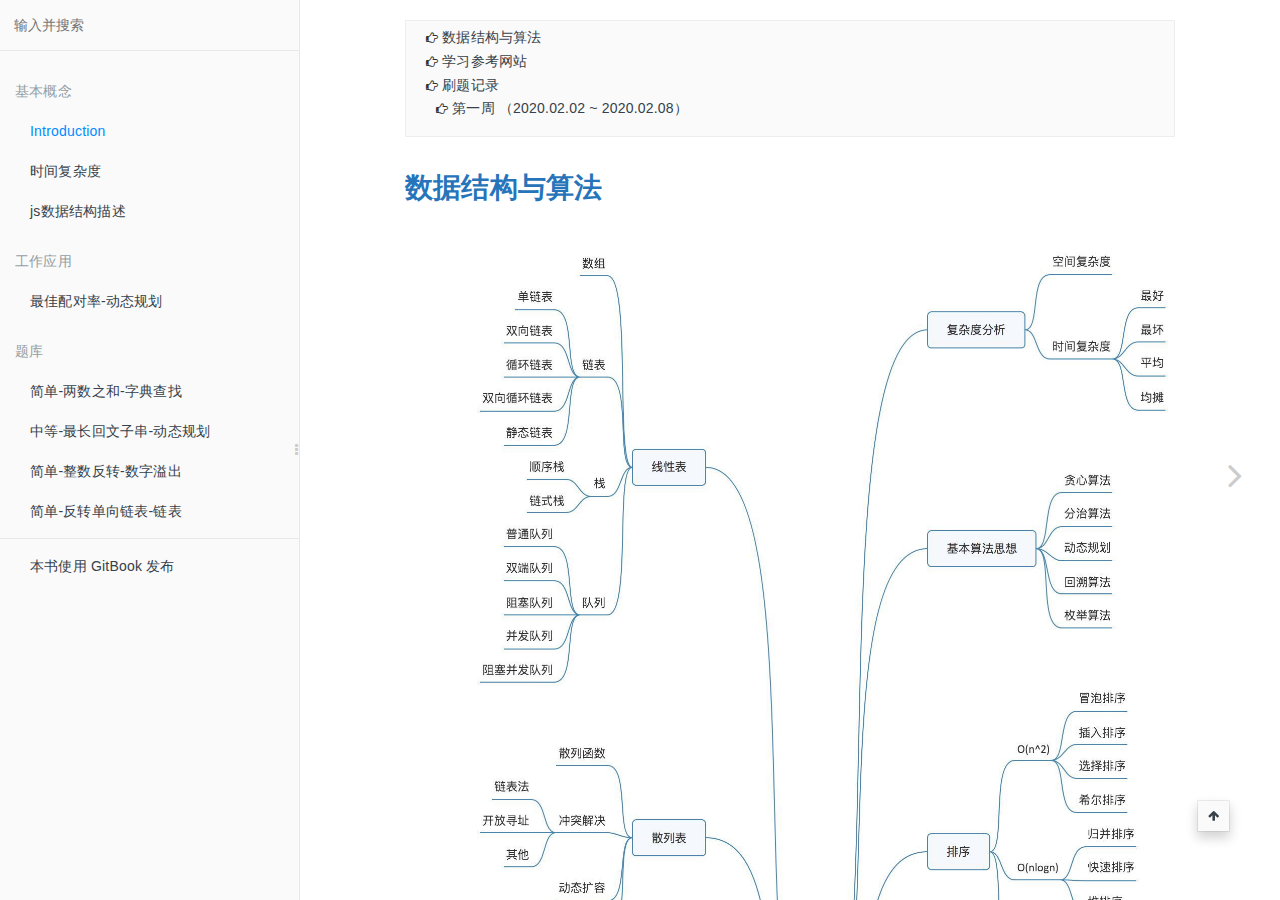
<file: index.html>
<!DOCTYPE HTML>
<html lang="zh-hans" >
    <head>
        <meta charset="UTF-8">
        <meta content="text/html; charset=utf-8" http-equiv="Content-Type">
        <title>Introduction · leetcode 刷题</title>
        <meta http-equiv="X-UA-Compatible" content="IE=edge" />
        <meta name="description" content="">
        <meta name="generator" content="GitBook 3.2.3">
        <meta name="author" content="aaron">
        
        
    
    
    <link rel="stylesheet" href="gitbook/style.css">

    
            
                
                <link rel="stylesheet" href="gitbook/gitbook-plugin-search-plus/search.css">
                
            
                
                <link rel="stylesheet" href="gitbook/gitbook-plugin-prism/prism-okaidia.css">
                
            
                
                <link rel="stylesheet" href="gitbook/gitbook-plugin-tbfed-pagefooter/footer.css">
                
            
                
                <link rel="stylesheet" href="gitbook/gitbook-plugin-advanced-emoji/emoji-website.css">
                
            
                
                <link rel="stylesheet" href="gitbook/gitbook-plugin-splitter/splitter.css">
                
            
                
                <link rel="stylesheet" href="gitbook/gitbook-plugin-mermaid-gb3/mermaid/mermaid.css">
                
            
                
                <link rel="stylesheet" href="https://maxcdn.bootstrapcdn.com/bootstrap/3.3.7/css/bootstrap.min.css">
                
            
                
                <link rel="stylesheet" href="gitbook/gitbook-plugin-sectionx/sectionx.css">
                
            
                
                <link rel="stylesheet" href="gitbook/gitbook-plugin-anchors/plugin.css">
                
            
                
                <link rel="stylesheet" href="gitbook/gitbook-plugin-expandable-chapters/expandable-chapters.css">
                
            
                
                <link rel="stylesheet" href="gitbook/gitbook-plugin-anchor-navigation-ex/style/plugin.css">
                
            
                
                <link rel="stylesheet" href="gitbook/gitbook-plugin-emphasize/plugin.css">
                
            
                
                <link rel="stylesheet" href="gitbook/gitbook-plugin-fancybox/jquery.fancybox.css">
                
            
                
                <link rel="stylesheet" href="gitbook/gitbook-plugin-fancybox/jquery.fancybox-buttons.css">
                
            
                
                <link rel="stylesheet" href="gitbook/gitbook-plugin-fontsettings/website.css">
                
            
                
                <link rel="stylesheet" href="gitbook/gitbook-plugin-theme-comscore/test.css">
                
            
        

    

    
        
        <link rel="stylesheet" href="styles/website.css">
        
    


    

        
    
    
    
    
    <meta name="HandheldFriendly" content="true"/>
    <meta name="viewport" content="width=device-width, initial-scale=1, user-scalable=no">
    <meta name="apple-mobile-web-app-capable" content="yes">
    <meta name="apple-mobile-web-app-status-bar-style" content="black">
    <link rel="apple-touch-icon-precomposed" sizes="152x152" href="gitbook/images/apple-touch-icon-precomposed-152.png">
    <link rel="shortcut icon" href="gitbook/images/favicon.ico" type="image/x-icon">

    
    <link rel="next" href="basic_concept/time_complexity.html" />
    
    

    
        <link rel="shortcut icon" href='favicon.ico' type="image/x-icon">
    
    
        <link rel="bookmark" href='favicon.ico' type="image/x-icon">
    
    
    

    <style>
    @media only screen and (max-width: 640px) {
        .book-header .hidden-mobile {
            display: none;
        }
    }
    </style>
    <script>
        window["gitbook-plugin-github-buttons"] = {"repo":"ifengzp/leetcode","types":["star"],"size":"small"};
    </script>

    </head>
    <body>
        
<div class="book">
    <div class="book-summary">
        
            
<div id="book-search-input" role="search">
    <input type="text" placeholder="输入并搜索" />
</div>

            
                <nav role="navigation">
                


<ul class="summary">
    
    

    

    
        
        <li class="header">基本概念</li>
        
        
    
        <li class="chapter active" data-level="1.1" data-path="./">
            
                <a href="./">
            
                    
                    Introduction
            
                </a>
            

            
        </li>
    
        <li class="chapter " data-level="1.2" data-path="basic_concept/time_complexity.html">
            
                <a href="basic_concept/time_complexity.html">
            
                    
                    时间复杂度
            
                </a>
            

            
        </li>
    
        <li class="chapter " data-level="1.3" data-path="basic_concept/js数据结构描述.html">
            
                <a href="basic_concept/js数据结构描述.html">
            
                    
                    js数据结构描述
            
                </a>
            

            
        </li>
    

    
        
        <li class="header">工作应用</li>
        
        
    
        <li class="chapter " data-level="2.1" data-path="work_accumulation/最佳配对率-动态规划.html">
            
                <a href="work_accumulation/最佳配对率-动态规划.html">
            
                    
                    最佳配对率-动态规划
            
                </a>
            

            
        </li>
    

    
        
        <li class="header">题库</li>
        
        
    
        <li class="chapter " data-level="3.1" data-path="question_bank/简单-两数之和-字典查找.html">
            
                <a href="question_bank/简单-两数之和-字典查找.html">
            
                    
                    简单-两数之和-字典查找
            
                </a>
            

            
        </li>
    
        <li class="chapter " data-level="3.2" data-path="question_bank/中等-最长回文子串-动态规划.html">
            
                <a href="question_bank/中等-最长回文子串-动态规划.html">
            
                    
                    中等-最长回文子串-动态规划
            
                </a>
            

            
        </li>
    
        <li class="chapter " data-level="3.3" data-path="question_bank/简单-整数反转-数字溢出.html">
            
                <a href="question_bank/简单-整数反转-数字溢出.html">
            
                    
                    简单-整数反转-数字溢出
            
                </a>
            

            
        </li>
    
        <li class="chapter " data-level="3.4" data-path="question_bank/简单-反转单向链表-链表.html">
            
                <a href="question_bank/简单-反转单向链表-链表.html">
            
                    
                    简单-反转单向链表-链表
            
                </a>
            

            
        </li>
    

    

    <li class="divider"></li>

    <li>
        <a href="https://www.gitbook.com" target="blank" class="gitbook-link">
            本书使用 GitBook 发布
        </a>
    </li>
</ul>


                </nav>
            
        
    </div>

    <div class="book-body">
        
            <div class="body-inner">
                
                    

<div class="book-header" role="navigation">
    

    <!-- Title -->
    <h1>
        <i class="fa fa-circle-o-notch fa-spin"></i>
        <a href="." >Introduction</a>
    </h1>
</div>




                    <div class="page-wrapper" tabindex="-1" role="main">
                        <div class="page-inner">
                            
<div class="search-plus" id="book-search-results">
    <div class="search-noresults">
    
                                <section class="normal markdown-section">
                                
                                <div id="anchor-navigation-ex-pagetop-navbar"><ul><li><span class="title-icon fa fa-hand-o-right"></span><a href="#&#x6570;&#x636E;&#x7ED3;&#x6784;&#x4E0E;&#x7B97;&#x6CD5;"><b></b>&#x6570;&#x636E;&#x7ED3;&#x6784;&#x4E0E;&#x7B97;&#x6CD5;</a></li><li><span class="title-icon fa fa-hand-o-right"></span><a href="#&#x5B66;&#x4E60;&#x53C2;&#x8003;&#x7F51;&#x7AD9;"><b></b>&#x5B66;&#x4E60;&#x53C2;&#x8003;&#x7F51;&#x7AD9;</a></li><li><span class="title-icon fa fa-hand-o-right"></span><a href="#&#x5237;&#x9898;&#x8BB0;&#x5F55;"><b></b>&#x5237;&#x9898;&#x8BB0;&#x5F55;</a></li><ul><li><span class="title-icon fa fa-hand-o-right"></span><a href="#&#x7B2C;&#x4E00;&#x5468;-&#xFF08;20200202--20200208&#xFF09;"><b></b>&#x7B2C;&#x4E00;&#x5468; &#xFF08;2020.02.02 ~ 2020.02.08&#xFF09;</a></li></ul></ul></div><a href="#&#x6570;&#x636E;&#x7ED3;&#x6784;&#x4E0E;&#x7B97;&#x6CD5;" id="anchorNavigationExGoTop"><i class="fa fa-arrow-up"></i></a><h1 id="&#x6570;&#x636E;&#x7ED3;&#x6784;&#x4E0E;&#x7B97;&#x6CD5;"><a name="&#x6570;&#x636E;&#x7ED3;&#x6784;&#x4E0E;&#x7B97;&#x6CD5;" class="anchor-navigation-ex-anchor" href="#&#x6570;&#x636E;&#x7ED3;&#x6784;&#x4E0E;&#x7B97;&#x6CD5;"><i class="fa fa-link" aria-hidden="true"></i></a><a name="&#x6570;&#x636E;&#x7ED3;&#x6784;&#x4E0E;&#x7B97;&#x6CD5;" class="plugin-anchor" href="#&#x6570;&#x636E;&#x7ED3;&#x6784;&#x4E0E;&#x7B97;&#x6CD5;"><i class="fa fa-link" aria-hidden="true"></i></a>&#x6570;&#x636E;&#x7ED3;&#x6784;&#x4E0E;&#x7B97;&#x6CD5;</h1>
<p>     <a href="map.jpeg" rel="grouped" title="&#x6570;&#x636E;&#x7ED3;&#x6784;&#x4E0E;&#x7B97;&#x6CD5;&#x5BFC;&#x56FE;" target="_self" class="fancybox">
       <img src="map.jpeg" alt="&#x6570;&#x636E;&#x7ED3;&#x6784;&#x4E0E;&#x7B97;&#x6CD5;&#x5BFC;&#x56FE;">
     </a></p>
<h1 id="&#x5B66;&#x4E60;&#x53C2;&#x8003;&#x7F51;&#x7AD9;"><a name="&#x5B66;&#x4E60;&#x53C2;&#x8003;&#x7F51;&#x7AD9;" class="anchor-navigation-ex-anchor" href="#&#x5B66;&#x4E60;&#x53C2;&#x8003;&#x7F51;&#x7AD9;"><i class="fa fa-link" aria-hidden="true"></i></a><a name="&#x5B66;&#x4E60;&#x53C2;&#x8003;&#x7F51;&#x7AD9;" class="plugin-anchor" href="#&#x5B66;&#x4E60;&#x53C2;&#x8003;&#x7F51;&#x7AD9;"><i class="fa fa-link" aria-hidden="true"></i></a>&#x5B66;&#x4E60;&#x53C2;&#x8003;&#x7F51;&#x7AD9;</h1>
<p><a href="https://visualgo.net/zh" target="_blank">&#x6570;&#x636E;&#x7ED3;&#x6784;&#x548C;&#x7B97;&#x6CD5;&#x52A8;&#x6001;&#x53EF;&#x89C6;&#x5316;</a></p>
<h1 id="&#x5237;&#x9898;&#x8BB0;&#x5F55;"><a name="&#x5237;&#x9898;&#x8BB0;&#x5F55;" class="anchor-navigation-ex-anchor" href="#&#x5237;&#x9898;&#x8BB0;&#x5F55;"><i class="fa fa-link" aria-hidden="true"></i></a><a name="&#x5237;&#x9898;&#x8BB0;&#x5F55;" class="plugin-anchor" href="#&#x5237;&#x9898;&#x8BB0;&#x5F55;"><i class="fa fa-link" aria-hidden="true"></i></a>&#x5237;&#x9898;&#x8BB0;&#x5F55;</h1>
<h2 id="&#x7B2C;&#x4E00;&#x5468;-&#xFF08;20200202--20200208&#xFF09;"><a name="&#x7B2C;&#x4E00;&#x5468;-&#xFF08;20200202--20200208&#xFF09;" class="anchor-navigation-ex-anchor" href="#&#x7B2C;&#x4E00;&#x5468;-&#xFF08;20200202--20200208&#xFF09;"><i class="fa fa-link" aria-hidden="true"></i></a><a name="&#x7B2C;&#x4E00;&#x5468;-&#xFF08;20200202--20200208&#xFF09;" class="plugin-anchor" href="#&#x7B2C;&#x4E00;&#x5468;-&#xFF08;20200202--20200208&#xFF09;"><i class="fa fa-link" aria-hidden="true"></i></a>&#x7B2C;&#x4E00;&#x5468; &#xFF08;2020.02.02 ~ 2020.02.08&#xFF09;</h2>
<ul>
<li><a href="question_bank/&#x7B80;&#x5355;-&#x4E24;&#x6570;&#x4E4B;&#x548C;-&#x5B57;&#x5178;&#x67E5;&#x627E;.html">&#x7B80;&#x5355;-&#x4E24;&#x6570;&#x4E4B;&#x548C;-&#x5B57;&#x5178;&#x67E5;&#x627E;</a></li>
<li><a href="question_bank/&#x4E2D;&#x7B49;-&#x6700;&#x957F;&#x56DE;&#x6587;&#x5B50;&#x4E32;-&#x52A8;&#x6001;&#x89C4;&#x5212;.html">&#x4E2D;&#x7B49;-&#x6700;&#x957F;&#x56DE;&#x6587;&#x5B50;&#x4E32;-&#x52A8;&#x6001;&#x89C4;&#x5212;</a></li>
<li><a href="question_bank/&#x7B80;&#x5355;-&#x6574;&#x6570;&#x53CD;&#x8F6C;-&#x6570;&#x5B57;&#x6EA2;&#x51FA;.html">&#x7B80;&#x5355;-&#x6574;&#x6570;&#x53CD;&#x8F6C;-&#x6570;&#x5B57;&#x6EA2;&#x51FA;</a></li>
<li><a href="question_bank/&#x7B80;&#x5355;-&#x53CD;&#x8F6C;&#x5355;&#x5411;&#x94FE;&#x8868;-&#x94FE;&#x8868;.html">&#x7B80;&#x5355;-&#x53CD;&#x8F6C;&#x5355;&#x5411;&#x94FE;&#x8868;-&#x94FE;&#x8868;</a> </li>
</ul>
<footer class="page-footer"><span class="copyright">powered by Gitbook</span><span class="footer-modification">&#x8BE5;&#x6587;&#x4EF6;&#x4FEE;&#x8BA2;&#x65F6;&#x95F4;&#xFF1A;
2020-02-08 13:00:38
</span></footer>
                                
                                </section>
                            
    </div>
    <div class="search-results">
        <div class="has-results">
            
            <h1 class="search-results-title"><span class='search-results-count'></span> results matching "<span class='search-query'></span>"</h1>
            <ul class="search-results-list"></ul>
            
        </div>
        <div class="no-results">
            
            <h1 class="search-results-title">No results matching "<span class='search-query'></span>"</h1>
            
        </div>
    </div>
</div>

                        </div>
                    </div>
                
            </div>

            
                
                
                <a href="basic_concept/time_complexity.html" class="navigation navigation-next navigation-unique" aria-label="Next page: 时间复杂度">
                    <i class="fa fa-angle-right"></i>
                </a>
                
            
        
    </div>

    <script>
        var gitbook = gitbook || [];
        gitbook.push(function() {
            gitbook.page.hasChanged({"page":{"title":"Introduction","level":"1.1","depth":1,"next":{"title":"时间复杂度","level":"1.2","depth":1,"path":"basic_concept/time_complexity.md","ref":"basic_concept/time_complexity.md","articles":[]},"dir":"ltr"},"config":{"plugins":["-lunr","-search","search-plus","-highlight","prism","github@^2.0.0","github-buttons@2.1.0","favicon@^0.0.2","todo@^0.1.3","edit-link@^2.0.2","tbfed-pagefooter@^0.0.1","advanced-emoji","splitter","mermaid-gb3","puml","-sharing","sectionx","anchors","copy-code-button","theme-comscore","expandable-chapters","anchor-navigation-ex","emphasize","fancybox"],"styles":{"website":"styles/website.css"},"pluginsConfig":{"tbfed-pagefooter":{"copyright":"","modify_label":"该文件修订时间：","modify_format":"YYYY-MM-DD HH:mm:ss"},"prism":{"css":["prismjs/themes/prism-okaidia.css"]},"fancybox":{"helpers":{"buttons":{}}},"emphasize":{},"github":{"url":"https://github.com/ifengzp/leetcode"},"puml":{},"todo":{},"splitter":{},"fontsettings":{"theme":"white","family":"sans","size":2},"sectionx":{"tag":"b"},"mermaid-gb3":{},"anchor-navigation-ex":{"associatedWithSummary":true,"float":{"floatIcon":"fa fa-navicon","level1Icon":"","level2Icon":"","level3Icon":"","showLevelIcon":false},"mode":"pageTop","multipleH1":true,"pageTop":{"level1Icon":"fa fa-hand-o-right","level2Icon":"fa fa-hand-o-right","level3Icon":"fa fa-hand-o-right","showLevelIcon":true},"printLog":false,"showGoTop":true,"showLevel":false},"favicon":{"shortcut":"favicon.ico","bookmark":"favicon.ico"},"theme-comscore":{},"github-buttons":{"repo":"ifengzp/leetcode","types":["star"],"size":"small"},"copy-code-button":{},"advanced-emoji":{"embedEmojis":false},"edit-link":{"label":"编辑本页","base":"https://github.com/ifengzp/leetcode/tree/master"},"theme-default":{"styles":{"website":"styles/website.css","pdf":"styles/pdf.css","epub":"styles/epub.css","mobi":"styles/mobi.css","ebook":"styles/ebook.css","print":"styles/print.css"},"showLevel":false},"anchors":{},"expandable-chapters":{},"search-plus":{}},"theme":"default","author":"aaron","pdf":{"pageNumbers":true,"fontSize":12,"fontFamily":"Arial","paperSize":"a4","chapterMark":"pagebreak","pageBreaksBefore":"/","margin":{"right":62,"left":62,"top":56,"bottom":56}},"structure":{"langs":"LANGS.md","readme":"README.md","glossary":"GLOSSARY.md","summary":"SUMMARY.md"},"variables":{},"title":"leetcode 刷题","language":"zh-hans","output.name":"site","gitbook":"3.2.3","description":"记录LeetCode刷题的过程"},"file":{"path":"README.md","mtime":"2020-02-08T05:00:38.995Z","type":"markdown"},"gitbook":{"version":"3.2.3","time":"2020-02-08T05:21:39.553Z"},"basePath":".","book":{"language":""}});
        });
    </script>
</div>

        
    
    <script src="gitbook/gitbook.js"></script>
    <script src="gitbook/theme.js"></script>
    
        
        <script src="gitbook/gitbook-plugin-search-plus/jquery.mark.min.js"></script>
        
    
        
        <script src="gitbook/gitbook-plugin-search-plus/search.js"></script>
        
    
        
        <script src="gitbook/gitbook-plugin-github/plugin.js"></script>
        
    
        
        <script src="gitbook/gitbook-plugin-github-buttons/plugin.js"></script>
        
    
        
        <script src="gitbook/gitbook-plugin-edit-link/plugin.js"></script>
        
    
        
        <script src="gitbook/gitbook-plugin-splitter/splitter.js"></script>
        
    
        
        <script src="gitbook/gitbook-plugin-mermaid-gb3/book/plugin.js"></script>
        
    
        
        <script src="https://maxcdn.bootstrapcdn.com/bootstrap/3.3.7/js/bootstrap.min.js"></script>
        
    
        
        <script src="gitbook/gitbook-plugin-sectionx/sectionx.js"></script>
        
    
        
        <script src="gitbook/gitbook-plugin-copy-code-button/toggle.js"></script>
        
    
        
        <script src="gitbook/gitbook-plugin-expandable-chapters/expandable-chapters.js"></script>
        
    
        
        <script src="gitbook/gitbook-plugin-fancybox/jquery.min.js"></script>
        
    
        
        <script src="gitbook/gitbook-plugin-fancybox/jquery.mousewheel.pack.js"></script>
        
    
        
        <script src="gitbook/gitbook-plugin-fancybox/jquery.fancybox.pack.js"></script>
        
    
        
        <script src="gitbook/gitbook-plugin-fancybox/jquery.fancybox-buttons.js"></script>
        
    
        
        <script src="gitbook/gitbook-plugin-fancybox/plugin.js"></script>
        
    
        
        <script src="gitbook/gitbook-plugin-fontsettings/fontsettings.js"></script>
        
    
        
        <script src="gitbook/gitbook-plugin-theme-comscore/test.js"></script>
        
    

    <script src="gitbook/gitbook-plugin-mermaid-gb3/mermaid/mermaid.min.js"></script>

    </body>
</html>
</file>
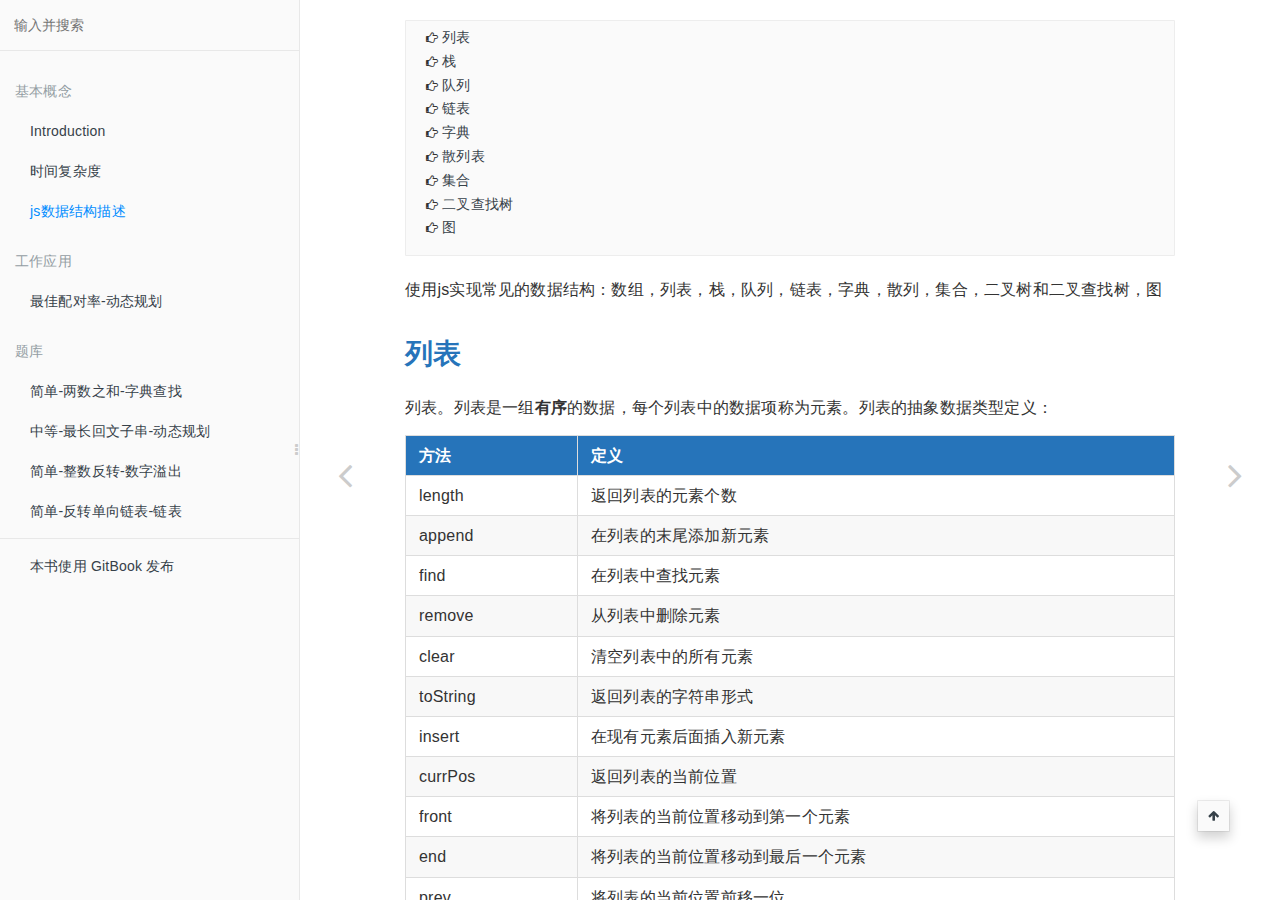
<file: basic_concept/js数据结构描述.html>
<!DOCTYPE HTML>
<html lang="zh-hans" >
    <head>
        <meta charset="UTF-8">
        <meta content="text/html; charset=utf-8" http-equiv="Content-Type">
        <title>js数据结构描述 · leetcode 刷题</title>
        <meta http-equiv="X-UA-Compatible" content="IE=edge" />
        <meta name="description" content="">
        <meta name="generator" content="GitBook 3.2.3">
        <meta name="author" content="aaron">
        
        
    
    
    <link rel="stylesheet" href="../gitbook/style.css">

    
            
                
                <link rel="stylesheet" href="../gitbook/gitbook-plugin-search-plus/search.css">
                
            
                
                <link rel="stylesheet" href="../gitbook/gitbook-plugin-prism/prism-okaidia.css">
                
            
                
                <link rel="stylesheet" href="../gitbook/gitbook-plugin-tbfed-pagefooter/footer.css">
                
            
                
                <link rel="stylesheet" href="../gitbook/gitbook-plugin-advanced-emoji/emoji-website.css">
                
            
                
                <link rel="stylesheet" href="../gitbook/gitbook-plugin-splitter/splitter.css">
                
            
                
                <link rel="stylesheet" href="../gitbook/gitbook-plugin-mermaid-gb3/mermaid/mermaid.css">
                
            
                
                <link rel="stylesheet" href="https://maxcdn.bootstrapcdn.com/bootstrap/3.3.7/css/bootstrap.min.css">
                
            
                
                <link rel="stylesheet" href="../gitbook/gitbook-plugin-sectionx/sectionx.css">
                
            
                
                <link rel="stylesheet" href="../gitbook/gitbook-plugin-anchors/plugin.css">
                
            
                
                <link rel="stylesheet" href="../gitbook/gitbook-plugin-expandable-chapters/expandable-chapters.css">
                
            
                
                <link rel="stylesheet" href="../gitbook/gitbook-plugin-anchor-navigation-ex/style/plugin.css">
                
            
                
                <link rel="stylesheet" href="../gitbook/gitbook-plugin-emphasize/plugin.css">
                
            
                
                <link rel="stylesheet" href="../gitbook/gitbook-plugin-fancybox/jquery.fancybox.css">
                
            
                
                <link rel="stylesheet" href="../gitbook/gitbook-plugin-fancybox/jquery.fancybox-buttons.css">
                
            
                
                <link rel="stylesheet" href="../gitbook/gitbook-plugin-fontsettings/website.css">
                
            
                
                <link rel="stylesheet" href="../gitbook/gitbook-plugin-theme-comscore/test.css">
                
            
        

    

    
        
        <link rel="stylesheet" href="../styles/website.css">
        
    


    

        
    
    
    
    
    <meta name="HandheldFriendly" content="true"/>
    <meta name="viewport" content="width=device-width, initial-scale=1, user-scalable=no">
    <meta name="apple-mobile-web-app-capable" content="yes">
    <meta name="apple-mobile-web-app-status-bar-style" content="black">
    <link rel="apple-touch-icon-precomposed" sizes="152x152" href="../gitbook/images/apple-touch-icon-precomposed-152.png">
    <link rel="shortcut icon" href="../gitbook/images/favicon.ico" type="image/x-icon">

    
    <link rel="next" href="../work_accumulation/最佳配对率-动态规划.html" />
    
    
    <link rel="prev" href="time_complexity.html" />
    

    
        <link rel="shortcut icon" href='../favicon.ico' type="image/x-icon">
    
    
        <link rel="bookmark" href='../favicon.ico' type="image/x-icon">
    
    
    

    <style>
    @media only screen and (max-width: 640px) {
        .book-header .hidden-mobile {
            display: none;
        }
    }
    </style>
    <script>
        window["gitbook-plugin-github-buttons"] = {"repo":"ifengzp/leetcode","types":["star"],"size":"small"};
    </script>

    </head>
    <body>
        
<div class="book">
    <div class="book-summary">
        
            
<div id="book-search-input" role="search">
    <input type="text" placeholder="输入并搜索" />
</div>

            
                <nav role="navigation">
                


<ul class="summary">
    
    

    

    
        
        <li class="header">基本概念</li>
        
        
    
        <li class="chapter " data-level="1.1" data-path="../">
            
                <a href="../">
            
                    
                    Introduction
            
                </a>
            

            
        </li>
    
        <li class="chapter " data-level="1.2" data-path="time_complexity.html">
            
                <a href="time_complexity.html">
            
                    
                    时间复杂度
            
                </a>
            

            
        </li>
    
        <li class="chapter active" data-level="1.3" data-path="js数据结构描述.html">
            
                <a href="js数据结构描述.html">
            
                    
                    js数据结构描述
            
                </a>
            

            
        </li>
    

    
        
        <li class="header">工作应用</li>
        
        
    
        <li class="chapter " data-level="2.1" data-path="../work_accumulation/最佳配对率-动态规划.html">
            
                <a href="../work_accumulation/最佳配对率-动态规划.html">
            
                    
                    最佳配对率-动态规划
            
                </a>
            

            
        </li>
    

    
        
        <li class="header">题库</li>
        
        
    
        <li class="chapter " data-level="3.1" data-path="../question_bank/简单-两数之和-字典查找.html">
            
                <a href="../question_bank/简单-两数之和-字典查找.html">
            
                    
                    简单-两数之和-字典查找
            
                </a>
            

            
        </li>
    
        <li class="chapter " data-level="3.2" data-path="../question_bank/中等-最长回文子串-动态规划.html">
            
                <a href="../question_bank/中等-最长回文子串-动态规划.html">
            
                    
                    中等-最长回文子串-动态规划
            
                </a>
            

            
        </li>
    
        <li class="chapter " data-level="3.3" data-path="../question_bank/简单-整数反转-数字溢出.html">
            
                <a href="../question_bank/简单-整数反转-数字溢出.html">
            
                    
                    简单-整数反转-数字溢出
            
                </a>
            

            
        </li>
    
        <li class="chapter " data-level="3.4" data-path="../question_bank/简单-反转单向链表-链表.html">
            
                <a href="../question_bank/简单-反转单向链表-链表.html">
            
                    
                    简单-反转单向链表-链表
            
                </a>
            

            
        </li>
    

    

    <li class="divider"></li>

    <li>
        <a href="https://www.gitbook.com" target="blank" class="gitbook-link">
            本书使用 GitBook 发布
        </a>
    </li>
</ul>


                </nav>
            
        
    </div>

    <div class="book-body">
        
            <div class="body-inner">
                
                    

<div class="book-header" role="navigation">
    

    <!-- Title -->
    <h1>
        <i class="fa fa-circle-o-notch fa-spin"></i>
        <a href=".." >js数据结构描述</a>
    </h1>
</div>




                    <div class="page-wrapper" tabindex="-1" role="main">
                        <div class="page-inner">
                            
<div class="search-plus" id="book-search-results">
    <div class="search-noresults">
    
                                <section class="normal markdown-section">
                                
                                <div id="anchor-navigation-ex-pagetop-navbar"><ul><li><span class="title-icon fa fa-hand-o-right"></span><a href="#&#x5217;&#x8868;"><b></b>&#x5217;&#x8868;</a></li><li><span class="title-icon fa fa-hand-o-right"></span><a href="#&#x6808;"><b></b>&#x6808;</a></li><li><span class="title-icon fa fa-hand-o-right"></span><a href="#&#x961F;&#x5217;"><b></b>&#x961F;&#x5217;</a></li><li><span class="title-icon fa fa-hand-o-right"></span><a href="#&#x94FE;&#x8868;"><b></b>&#x94FE;&#x8868;</a></li><li><span class="title-icon fa fa-hand-o-right"></span><a href="#&#x5B57;&#x5178;"><b></b>&#x5B57;&#x5178;</a></li><li><span class="title-icon fa fa-hand-o-right"></span><a href="#&#x6563;&#x5217;&#x8868;"><b></b>&#x6563;&#x5217;&#x8868;</a></li><li><span class="title-icon fa fa-hand-o-right"></span><a href="#&#x96C6;&#x5408;"><b></b>&#x96C6;&#x5408;</a></li><li><span class="title-icon fa fa-hand-o-right"></span><a href="#&#x4E8C;&#x53C9;&#x67E5;&#x627E;&#x6811;"><b></b>&#x4E8C;&#x53C9;&#x67E5;&#x627E;&#x6811;</a></li><li><span class="title-icon fa fa-hand-o-right"></span><a href="#&#x56FE;"><b></b>&#x56FE;</a></li></ul></div><a href="#&#x5217;&#x8868;" id="anchorNavigationExGoTop"><i class="fa fa-arrow-up"></i></a><p>&#x4F7F;&#x7528;js&#x5B9E;&#x73B0;&#x5E38;&#x89C1;&#x7684;&#x6570;&#x636E;&#x7ED3;&#x6784;&#xFF1A;&#x6570;&#x7EC4;&#xFF0C;&#x5217;&#x8868;&#xFF0C;&#x6808;&#xFF0C;&#x961F;&#x5217;&#xFF0C;&#x94FE;&#x8868;&#xFF0C;&#x5B57;&#x5178;&#xFF0C;&#x6563;&#x5217;&#xFF0C;&#x96C6;&#x5408;&#xFF0C;&#x4E8C;&#x53C9;&#x6811;&#x548C;&#x4E8C;&#x53C9;&#x67E5;&#x627E;&#x6811;&#xFF0C;&#x56FE;</p>
<h1 id="&#x5217;&#x8868;"><a name="&#x5217;&#x8868;" class="anchor-navigation-ex-anchor" href="#&#x5217;&#x8868;"><i class="fa fa-link" aria-hidden="true"></i></a><a name="&#x5217;&#x8868;" class="plugin-anchor" href="#&#x5217;&#x8868;"><i class="fa fa-link" aria-hidden="true"></i></a>&#x5217;&#x8868;</h1>
<p>&#x5217;&#x8868;&#x3002;&#x5217;&#x8868;&#x662F;&#x4E00;&#x7EC4;<strong>&#x6709;&#x5E8F;</strong>&#x7684;&#x6570;&#x636E;&#xFF0C;&#x6BCF;&#x4E2A;&#x5217;&#x8868;&#x4E2D;&#x7684;&#x6570;&#x636E;&#x9879;&#x79F0;&#x4E3A;&#x5143;&#x7D20;&#x3002;&#x5217;&#x8868;&#x7684;&#x62BD;&#x8C61;&#x6570;&#x636E;&#x7C7B;&#x578B;&#x5B9A;&#x4E49;&#xFF1A;</p>
<table>
<thead>
<tr>
<th>&#x65B9;&#x6CD5;</th>
<th>&#x5B9A;&#x4E49;</th>
</tr>
</thead>
<tbody>
<tr>
<td>length</td>
<td>&#x8FD4;&#x56DE;&#x5217;&#x8868;&#x7684;&#x5143;&#x7D20;&#x4E2A;&#x6570;</td>
</tr>
<tr>
<td>append</td>
<td>&#x5728;&#x5217;&#x8868;&#x7684;&#x672B;&#x5C3E;&#x6DFB;&#x52A0;&#x65B0;&#x5143;&#x7D20;</td>
</tr>
<tr>
<td>find</td>
<td>&#x5728;&#x5217;&#x8868;&#x4E2D;&#x67E5;&#x627E;&#x5143;&#x7D20;</td>
</tr>
<tr>
<td>remove</td>
<td>&#x4ECE;&#x5217;&#x8868;&#x4E2D;&#x5220;&#x9664;&#x5143;&#x7D20;</td>
</tr>
<tr>
<td>clear</td>
<td>&#x6E05;&#x7A7A;&#x5217;&#x8868;&#x4E2D;&#x7684;&#x6240;&#x6709;&#x5143;&#x7D20;</td>
</tr>
<tr>
<td>toString</td>
<td>&#x8FD4;&#x56DE;&#x5217;&#x8868;&#x7684;&#x5B57;&#x7B26;&#x4E32;&#x5F62;&#x5F0F;</td>
</tr>
<tr>
<td>insert</td>
<td>&#x5728;&#x73B0;&#x6709;&#x5143;&#x7D20;&#x540E;&#x9762;&#x63D2;&#x5165;&#x65B0;&#x5143;&#x7D20;</td>
</tr>
<tr>
<td>currPos</td>
<td>&#x8FD4;&#x56DE;&#x5217;&#x8868;&#x7684;&#x5F53;&#x524D;&#x4F4D;&#x7F6E;</td>
</tr>
<tr>
<td>front</td>
<td>&#x5C06;&#x5217;&#x8868;&#x7684;&#x5F53;&#x524D;&#x4F4D;&#x7F6E;&#x79FB;&#x52A8;&#x5230;&#x7B2C;&#x4E00;&#x4E2A;&#x5143;&#x7D20;</td>
</tr>
<tr>
<td>end</td>
<td>&#x5C06;&#x5217;&#x8868;&#x7684;&#x5F53;&#x524D;&#x4F4D;&#x7F6E;&#x79FB;&#x52A8;&#x5230;&#x6700;&#x540E;&#x4E00;&#x4E2A;&#x5143;&#x7D20;</td>
</tr>
<tr>
<td>prev</td>
<td>&#x5C06;&#x5217;&#x8868;&#x7684;&#x5F53;&#x524D;&#x4F4D;&#x7F6E;&#x524D;&#x79FB;&#x4E00;&#x4F4D;</td>
</tr>
<tr>
<td>next</td>
<td>&#x5C06;&#x5217;&#x8868;&#x7684;&#x5F53;&#x524D;&#x4F4D;&#x7F6E;&#x540E;&#x79FB;&#x4E00;&#x4F4D;</td>
</tr>
<tr>
<td>hasPrev</td>
<td>&#x5224;&#x65AD;&#x662F;&#x5426;&#x6709;&#x524D;&#x4E00;&#x4F4D;</td>
</tr>
<tr>
<td>hasNext</td>
<td>&#x5224;&#x65AD;&#x662F;&#x5426;&#x6709;&#x540E;&#x4E00;&#x4F4D;</td>
</tr>
<tr>
<td>moveTo</td>
<td>&#x5C06;&#x5F53;&#x524D;&#x4F4D;&#x7F6E;&#x79FB;&#x52A8;&#x5230;&#x6307;&#x5B9A;&#x4F4D;&#x7F6E;</td>
</tr>
</tbody>
</table>
<sec data-title="js&#x4EE3;&#x7801;&#x5B9E;&#x73B0;" data-id="List" data-collapse="true"><div class="panel panel-default"><div class="panel-heading"><b>js&#x4EE3;&#x7801;&#x5B9E;&#x73B0;<a class="pull-right section atTitle btn btn-default" target="List"><span class="fa fa-angle-up"></span></a></b></div><div class="panel-collapse in" id="List"><div class="panel-body">
<pre class="language-"><code class="lang-js">    <span class="token keyword">class</span> <span class="token class-name">List</span> <span class="token punctuation">{</span>
        <span class="token function">constructor</span><span class="token punctuation">(</span><span class="token punctuation">)</span> <span class="token punctuation">{</span>
            <span class="token keyword">this</span><span class="token punctuation">.</span>_dataStore <span class="token operator">=</span> <span class="token punctuation">[</span><span class="token punctuation">]</span><span class="token punctuation">;</span>
            <span class="token keyword">this</span><span class="token punctuation">.</span>_listSize <span class="token operator">=</span> <span class="token number">0</span><span class="token punctuation">;</span>
            <span class="token keyword">this</span><span class="token punctuation">.</span>_pos <span class="token operator">=</span> <span class="token number">0</span><span class="token punctuation">;</span>
        <span class="token punctuation">}</span>
        <span class="token function">length</span><span class="token punctuation">(</span><span class="token punctuation">)</span> <span class="token punctuation">{</span>
            <span class="token keyword">return</span> <span class="token keyword">this</span><span class="token punctuation">.</span>_listSize<span class="token punctuation">;</span>
        <span class="token punctuation">}</span>
        <span class="token function">append</span><span class="token punctuation">(</span><span class="token parameter">el</span><span class="token punctuation">)</span> <span class="token punctuation">{</span>
            <span class="token keyword">this</span><span class="token punctuation">.</span>_dataStore<span class="token punctuation">[</span><span class="token keyword">this</span><span class="token punctuation">.</span>_listSize<span class="token operator">++</span><span class="token punctuation">]</span> <span class="token operator">=</span> el<span class="token punctuation">;</span>
        <span class="token punctuation">}</span>
        <span class="token function">find</span><span class="token punctuation">(</span><span class="token parameter">el</span><span class="token punctuation">)</span> <span class="token punctuation">{</span>
            <span class="token keyword">return</span> <span class="token keyword">this</span><span class="token punctuation">.</span>_dataStore<span class="token punctuation">.</span><span class="token function">findIndex</span><span class="token punctuation">(</span><span class="token parameter">item</span> <span class="token operator">=&gt;</span> item <span class="token operator">==</span> el<span class="token punctuation">)</span><span class="token punctuation">;</span>
        <span class="token punctuation">}</span>
        <span class="token function">remove</span><span class="token punctuation">(</span><span class="token parameter">el</span><span class="token punctuation">)</span> <span class="token punctuation">{</span>
            <span class="token keyword">const</span> foundAt <span class="token operator">=</span> <span class="token keyword">this</span><span class="token punctuation">.</span><span class="token function">find</span><span class="token punctuation">(</span>el<span class="token punctuation">)</span><span class="token punctuation">;</span>
            <span class="token keyword">if</span> <span class="token punctuation">(</span>foundAt <span class="token operator">&gt;</span> <span class="token operator">-</span><span class="token number">1</span><span class="token punctuation">)</span> <span class="token punctuation">{</span>
                <span class="token keyword">this</span><span class="token punctuation">.</span>_dataStore<span class="token punctuation">.</span><span class="token function">splice</span><span class="token punctuation">(</span>foundAt<span class="token punctuation">,</span> <span class="token number">1</span><span class="token punctuation">)</span><span class="token punctuation">;</span>
                <span class="token operator">--</span><span class="token keyword">this</span><span class="token punctuation">.</span>_listSize<span class="token punctuation">;</span>
            <span class="token punctuation">}</span>
        <span class="token punctuation">}</span>
        <span class="token function">clear</span><span class="token punctuation">(</span><span class="token punctuation">)</span> <span class="token punctuation">{</span>
            <span class="token keyword">this</span><span class="token punctuation">.</span>_dataStore <span class="token operator">=</span> <span class="token punctuation">[</span><span class="token punctuation">]</span><span class="token punctuation">;</span>
            <span class="token keyword">this</span><span class="token punctuation">.</span>_pos <span class="token operator">=</span> <span class="token keyword">this</span><span class="token punctuation">.</span>_listSize <span class="token operator">=</span> <span class="token number">0</span><span class="token punctuation">;</span>
        <span class="token punctuation">}</span>
        <span class="token function">toString</span><span class="token punctuation">(</span><span class="token punctuation">)</span> <span class="token punctuation">{</span>
            <span class="token keyword">return</span> <span class="token keyword">this</span><span class="token punctuation">.</span>_dataStore<span class="token punctuation">.</span><span class="token function">join</span><span class="token punctuation">(</span><span class="token punctuation">)</span><span class="token punctuation">;</span>
        <span class="token punctuation">}</span>
        <span class="token function">insert</span><span class="token punctuation">(</span><span class="token parameter">el<span class="token punctuation">,</span> after</span><span class="token punctuation">)</span> <span class="token punctuation">{</span>
            <span class="token keyword">const</span> foundAt <span class="token operator">=</span> <span class="token keyword">this</span><span class="token punctuation">.</span><span class="token function">find</span><span class="token punctuation">(</span>after<span class="token punctuation">)</span><span class="token punctuation">;</span>
            <span class="token keyword">if</span> <span class="token punctuation">(</span>foundAt <span class="token operator">&lt;</span> <span class="token number">0</span><span class="token punctuation">)</span> <span class="token keyword">return</span> <span class="token boolean">false</span><span class="token punctuation">;</span>
            <span class="token keyword">this</span><span class="token punctuation">.</span>_dataStore<span class="token punctuation">.</span><span class="token function">splice</span><span class="token punctuation">(</span>foundAt<span class="token punctuation">,</span> <span class="token number">0</span><span class="token punctuation">,</span> el<span class="token punctuation">)</span><span class="token punctuation">;</span>
            <span class="token keyword">this</span><span class="token punctuation">.</span>_listSize<span class="token operator">++</span><span class="token punctuation">;</span>
            <span class="token keyword">return</span> <span class="token boolean">true</span><span class="token punctuation">;</span>
        <span class="token punctuation">}</span>
        <span class="token function">currPos</span><span class="token punctuation">(</span><span class="token punctuation">)</span> <span class="token punctuation">{</span>
            <span class="token keyword">return</span> <span class="token keyword">this</span><span class="token punctuation">.</span>_pos<span class="token punctuation">;</span>
        <span class="token punctuation">}</span>
        <span class="token function">front</span><span class="token punctuation">(</span><span class="token punctuation">)</span> <span class="token punctuation">{</span>
            <span class="token keyword">this</span><span class="token punctuation">.</span>_pos <span class="token operator">=</span> <span class="token number">0</span><span class="token punctuation">;</span>
            <span class="token keyword">return</span> <span class="token keyword">this</span><span class="token punctuation">.</span><span class="token function">currPos</span><span class="token punctuation">(</span><span class="token punctuation">)</span><span class="token punctuation">;</span>
        <span class="token punctuation">}</span>
        <span class="token function">end</span><span class="token punctuation">(</span><span class="token punctuation">)</span> <span class="token punctuation">{</span>
            <span class="token keyword">this</span><span class="token punctuation">.</span>_pos <span class="token operator">=</span> <span class="token keyword">this</span><span class="token punctuation">.</span>_listSize <span class="token operator">-</span> <span class="token number">1</span><span class="token punctuation">;</span>
            <span class="token keyword">return</span> <span class="token keyword">this</span><span class="token punctuation">.</span><span class="token function">currPos</span><span class="token punctuation">(</span><span class="token punctuation">)</span><span class="token punctuation">;</span>
        <span class="token punctuation">}</span>
        <span class="token function">hasNext</span><span class="token punctuation">(</span><span class="token punctuation">)</span> <span class="token punctuation">{</span>
            <span class="token keyword">return</span> <span class="token keyword">this</span><span class="token punctuation">.</span>_pos <span class="token operator">&lt;</span> <span class="token keyword">this</span><span class="token punctuation">.</span>_listSize <span class="token operator">-</span> <span class="token number">1</span><span class="token punctuation">;</span>
        <span class="token punctuation">}</span>
        <span class="token function">hasPrev</span><span class="token punctuation">(</span><span class="token punctuation">)</span> <span class="token punctuation">{</span>
            <span class="token keyword">return</span> <span class="token keyword">this</span><span class="token punctuation">.</span>_pos <span class="token operator">&gt;</span> <span class="token number">0</span><span class="token punctuation">;</span>
        <span class="token punctuation">}</span>
        <span class="token function">prev</span><span class="token punctuation">(</span><span class="token punctuation">)</span> <span class="token punctuation">{</span>
            <span class="token keyword">if</span><span class="token punctuation">(</span><span class="token keyword">this</span><span class="token punctuation">.</span><span class="token function">hasPrev</span><span class="token punctuation">(</span><span class="token punctuation">)</span><span class="token punctuation">)</span> <span class="token operator">--</span><span class="token keyword">this</span><span class="token punctuation">.</span>_pos<span class="token punctuation">;</span>
            <span class="token keyword">return</span> <span class="token keyword">this</span><span class="token punctuation">.</span><span class="token function">currPos</span><span class="token punctuation">(</span><span class="token punctuation">)</span><span class="token punctuation">;</span>
        <span class="token punctuation">}</span>
        <span class="token function">next</span><span class="token punctuation">(</span><span class="token punctuation">)</span> <span class="token punctuation">{</span>
            <span class="token keyword">if</span><span class="token punctuation">(</span><span class="token keyword">this</span><span class="token punctuation">.</span><span class="token function">hasNext</span><span class="token punctuation">(</span><span class="token punctuation">)</span><span class="token punctuation">)</span> <span class="token operator">++</span><span class="token keyword">this</span><span class="token punctuation">.</span>_pos<span class="token punctuation">;</span>
            <span class="token keyword">return</span> <span class="token keyword">this</span><span class="token punctuation">.</span><span class="token function">currPos</span><span class="token punctuation">(</span><span class="token punctuation">)</span><span class="token punctuation">;</span>
        <span class="token punctuation">}</span>
        <span class="token function">moveTo</span><span class="token punctuation">(</span><span class="token parameter">pos</span><span class="token punctuation">)</span> <span class="token punctuation">{</span>
            <span class="token keyword">if</span> <span class="token punctuation">(</span><span class="token number">0</span> <span class="token operator">&lt;=</span> pos <span class="token operator">&amp;&amp;</span> pos <span class="token operator">&lt;</span> <span class="token keyword">this</span><span class="token punctuation">.</span>_listSize<span class="token punctuation">)</span> <span class="token punctuation">{</span>
                <span class="token keyword">this</span><span class="token punctuation">.</span>_pos <span class="token operator">=</span> pos<span class="token punctuation">;</span>
                <span class="token keyword">return</span> <span class="token keyword">this</span><span class="token punctuation">.</span><span class="token function">currPos</span><span class="token punctuation">(</span><span class="token punctuation">)</span><span class="token punctuation">;</span>
            <span class="token punctuation">}</span> <span class="token keyword">else</span> <span class="token punctuation">{</span>
                <span class="token keyword">return</span> <span class="token operator">-</span><span class="token number">1</span><span class="token punctuation">;</span>
            <span class="token punctuation">}</span>

        <span class="token punctuation">}</span>
    <span class="token punctuation">}</span>
</code></pre>
</div></div></div></sec>
<h1 id="&#x6808;"><a name="&#x6808;" class="anchor-navigation-ex-anchor" href="#&#x6808;"><i class="fa fa-link" aria-hidden="true"></i></a><a name="&#x6808;" class="plugin-anchor" href="#&#x6808;"><i class="fa fa-link" aria-hidden="true"></i></a>&#x6808;</h1>
<p>&#x6808;&#x3002;&#x6808;&#x662F;&#x4E00;&#x79CD;&#x7279;&#x6B8A;&#x7684;&#x5217;&#x8868;&#xFF0C;&#x6808;&#x5185;&#x7684;&#x5143;&#x7D20;&#x53EA;&#x80FD;&#x901A;&#x8FC7;&#x5217;&#x8868;&#x7684;&#x4E00;&#x7AEF;&#x8BBF;&#x95EE;&#xFF0C;&#x8FD9;&#x4E00;&#x6BB5;&#x79F0;&#x4E3A;&#x6808;&#x9876;&#x3002;&#x6808;&#x88AB;&#x79F0;&#x4E3A;&#x4E00;&#x79CD;<strong>&#x540E;&#x5165;&#x5148;&#x51FA;</strong>&#x7684;&#x6570;&#x636E;&#x7ED3;&#x6784;&#x3002;</p>
<table>
<thead>
<tr>
<th>&#x65B9;&#x6CD5;</th>
<th>&#x5B9A;&#x4E49;</th>
</tr>
</thead>
<tbody>
<tr>
<td>length</td>
<td>&#x8FD4;&#x56DE;&#x6808;&#x5185;&#x5143;&#x7D20;&#x4E2A;&#x6570;</td>
</tr>
<tr>
<td>push</td>
<td>&#x5143;&#x7D20;&#x5165;&#x6808;</td>
</tr>
<tr>
<td>pop</td>
<td>&#x5143;&#x7D20;&#x51FA;&#x6808;</td>
</tr>
<tr>
<td>peek</td>
<td>&#x8FD4;&#x56DE;&#x6808;&#x9876;&#x5143;&#x7D20;</td>
</tr>
<tr>
<td>empty</td>
<td>&#x8FD4;&#x56DE;&#x6808;&#x5185;&#x662F;&#x5426;&#x4E3A;&#x7A7A;</td>
</tr>
<tr>
<td>clear</td>
<td>&#x6E05;&#x7A7A;&#x6808;&#x5185;&#x5143;&#x7D20;</td>
</tr>
</tbody>
</table>
<sec data-title="js&#x4EE3;&#x7801;&#x5B9E;&#x73B0;" data-id="Stack" data-collapse="true"><div class="panel panel-default"><div class="panel-heading"><b>js&#x4EE3;&#x7801;&#x5B9E;&#x73B0;<a class="pull-right section atTitle btn btn-default" target="Stack"><span class="fa fa-angle-up"></span></a></b></div><div class="panel-collapse in" id="Stack"><div class="panel-body">
<pre class="language-"><code class="lang-js">    <span class="token keyword">class</span> <span class="token class-name">Stack</span> <span class="token punctuation">{</span>
        <span class="token function">constructor</span><span class="token punctuation">(</span><span class="token punctuation">)</span> <span class="token punctuation">{</span>
            <span class="token keyword">this</span><span class="token punctuation">.</span>_dataStroe <span class="token operator">=</span> <span class="token punctuation">[</span><span class="token punctuation">]</span><span class="token punctuation">;</span>
            <span class="token keyword">this</span><span class="token punctuation">.</span>_top <span class="token operator">=</span> <span class="token number">0</span><span class="token punctuation">;</span>
        <span class="token punctuation">}</span>
        <span class="token function">length</span><span class="token punctuation">(</span><span class="token punctuation">)</span> <span class="token punctuation">{</span>
            <span class="token keyword">return</span> <span class="token keyword">this</span><span class="token punctuation">.</span>_top<span class="token punctuation">;</span>
        <span class="token punctuation">}</span>
        <span class="token function">push</span><span class="token punctuation">(</span><span class="token parameter">el</span><span class="token punctuation">)</span> <span class="token punctuation">{</span>
            <span class="token keyword">this</span><span class="token punctuation">.</span>_dataStroe<span class="token punctuation">[</span><span class="token keyword">this</span><span class="token punctuation">.</span>_top<span class="token operator">++</span><span class="token punctuation">]</span> <span class="token operator">=</span> el<span class="token punctuation">;</span>
        <span class="token punctuation">}</span>
        <span class="token function">pop</span><span class="token punctuation">(</span><span class="token punctuation">)</span> <span class="token punctuation">{</span>
            <span class="token operator">--</span><span class="token keyword">this</span><span class="token punctuation">.</span>_top<span class="token punctuation">;</span>
            <span class="token keyword">return</span> <span class="token keyword">this</span><span class="token punctuation">.</span>_dataStroe<span class="token punctuation">.</span><span class="token function">pop</span><span class="token punctuation">(</span><span class="token punctuation">)</span><span class="token punctuation">;</span>
        <span class="token punctuation">}</span>
        <span class="token function">peek</span><span class="token punctuation">(</span><span class="token punctuation">)</span> <span class="token punctuation">{</span>
            <span class="token keyword">return</span> <span class="token keyword">this</span><span class="token punctuation">.</span>_dataStroe<span class="token punctuation">[</span><span class="token keyword">this</span><span class="token punctuation">.</span>_top <span class="token operator">-</span> <span class="token number">1</span><span class="token punctuation">]</span><span class="token punctuation">;</span>
        <span class="token punctuation">}</span>
        <span class="token function">clear</span><span class="token punctuation">(</span><span class="token punctuation">)</span> <span class="token punctuation">{</span>
            <span class="token keyword">this</span><span class="token punctuation">.</span>_dataStroe <span class="token operator">=</span> <span class="token punctuation">[</span><span class="token punctuation">]</span><span class="token punctuation">;</span>
            <span class="token keyword">this</span><span class="token punctuation">.</span>_top <span class="token operator">=</span> <span class="token number">0</span><span class="token punctuation">;</span>
        <span class="token punctuation">}</span>
    <span class="token punctuation">}</span>
</code></pre>
</div></div></div></sec>
<h1 id="&#x961F;&#x5217;"><a name="&#x961F;&#x5217;" class="anchor-navigation-ex-anchor" href="#&#x961F;&#x5217;"><i class="fa fa-link" aria-hidden="true"></i></a><a name="&#x961F;&#x5217;" class="plugin-anchor" href="#&#x961F;&#x5217;"><i class="fa fa-link" aria-hidden="true"></i></a>&#x961F;&#x5217;</h1>
<p>&#x961F;&#x5217;&#x3002;&#x961F;&#x5217;&#x662F;&#x4E00;&#x79CD;&#x5217;&#x8868;&#xFF0C;&#x4E0D;&#x540C;&#x7684;&#x662F;&#x961F;&#x5217;&#x53EA;&#x80FD;&#x5728;&#x961F;&#x5C3E;&#x63D2;&#x5165;&#x5143;&#x7D20;&#xFF0C;&#x5728;&#x5BF9;&#x9996;&#x5220;&#x9664;&#x5143;&#x7D20;&#xFF0C;&#x961F;&#x5217;&#x7528;&#x4E8E;&#x5B58;&#x50A8;&#x6309;&#x987A;&#x5E8F;&#x6392;&#x5217;&#x7684;&#x6570;&#x636E;&#xFF0C;&#x5148;&#x8FDB;&#x5148;&#x51FA;&#x3002;&#x5728;&#x5217;&#x8868;&#x7684;&#x5B9E;&#x9645;&#x4F7F;&#x7528;&#x4E2D;&#x6709;&#x65F6;&#x8FD8;&#x4F1A;&#x9047;&#x5230;&#x9700;&#x8981;&#x63D2;&#x961F;&#x7684;&#x60C5;&#x51B5;&#xFF0C;&#x8FD9;&#x79CD;&#x6570;&#x636E;&#x7ED3;&#x6784;&#x53EB;&#x505A;&#x4F18;&#x5148;&#x961F;&#x5217;&#xFF0C;&#x51FA;&#x961F;&#x4F0D;&#x7684;&#x65F6;&#x5019;&#x4F18;&#x5148;&#x6743;&#x6700;&#x9AD8;&#x7684;&#x5143;&#x7D20;&#x5148;&#x51FA;&#x3002;</p>
<table>
<thead>
<tr>
<th>&#x65B9;&#x6CD5;</th>
<th>&#x5B9A;&#x4E49;</th>
</tr>
</thead>
<tbody>
<tr>
<td>length</td>
<td>&#x8FD4;&#x56DE;&#x961F;&#x5217;&#x5143;&#x7D20;&#x7684;&#x4E2A;&#x6570;</td>
</tr>
<tr>
<td>toString</td>
<td>&#x663E;&#x793A;&#x961F;&#x5217;&#x5185;&#x6240;&#x6709;&#x5143;&#x7D20;</td>
</tr>
<tr>
<td>enqueue</td>
<td>&#x5165;&#x961F;</td>
</tr>
<tr>
<td>dequeue</td>
<td>&#x51FA;&#x961F;</td>
</tr>
<tr>
<td>front</td>
<td>&#x8BFB;&#x53D6;&#x5BF9;&#x9996;&#x5143;&#x7D20;</td>
</tr>
<tr>
<td>end</td>
<td>&#x8BFB;&#x53D6;&#x5BF9;&#x5C3E;&#x5143;&#x7D20;</td>
</tr>
<tr>
<td>empty</td>
<td>&#x5224;&#x65AD;&#x961F;&#x4F0D;&#x662F;&#x5426;&#x4E3A;&#x7A7A;</td>
</tr>
</tbody>
</table>
<sec data-title="js&#x4EE3;&#x7801;&#x5B9E;&#x73B0;" data-id="Queue" data-collapse="true"><div class="panel panel-default"><div class="panel-heading"><b>js&#x4EE3;&#x7801;&#x5B9E;&#x73B0;<a class="pull-right section atTitle btn btn-default" target="Queue"><span class="fa fa-angle-up"></span></a></b></div><div class="panel-collapse in" id="Queue"><div class="panel-body">
<pre class="language-"><code class="lang-js">    <span class="token keyword">class</span> <span class="token class-name">Queue</span> <span class="token punctuation">{</span>
        <span class="token function">constructor</span><span class="token punctuation">(</span><span class="token punctuation">)</span> <span class="token punctuation">{</span>
            <span class="token keyword">this</span><span class="token punctuation">.</span>_dataStore <span class="token operator">=</span> <span class="token punctuation">[</span><span class="token punctuation">]</span><span class="token punctuation">;</span>
        <span class="token punctuation">}</span>
        <span class="token function">length</span><span class="token punctuation">(</span><span class="token punctuation">)</span> <span class="token punctuation">{</span>
            <span class="token keyword">return</span> <span class="token keyword">this</span><span class="token punctuation">.</span>_dataStore<span class="token punctuation">.</span>length<span class="token punctuation">;</span>
        <span class="token punctuation">}</span>
        <span class="token function">toString</span><span class="token punctuation">(</span><span class="token punctuation">)</span> <span class="token punctuation">{</span>
            <span class="token keyword">return</span> <span class="token keyword">this</span><span class="token punctuation">.</span>_dataStore<span class="token punctuation">.</span><span class="token function">join</span><span class="token punctuation">(</span><span class="token punctuation">)</span><span class="token punctuation">;</span>
        <span class="token punctuation">}</span>
        <span class="token function">enqueue</span><span class="token punctuation">(</span><span class="token parameter">el</span><span class="token punctuation">)</span> <span class="token punctuation">{</span>
            <span class="token keyword">this</span><span class="token punctuation">.</span>_dataStore<span class="token punctuation">.</span><span class="token function">push</span><span class="token punctuation">(</span>el<span class="token punctuation">)</span><span class="token punctuation">;</span>
        <span class="token punctuation">}</span>
        <span class="token function">dequeue</span><span class="token punctuation">(</span><span class="token punctuation">)</span> <span class="token punctuation">{</span>
            <span class="token keyword">return</span> <span class="token keyword">this</span><span class="token punctuation">.</span>_dataStore<span class="token punctuation">.</span><span class="token function">shift</span><span class="token punctuation">(</span><span class="token punctuation">)</span><span class="token punctuation">;</span>
        <span class="token punctuation">}</span>
        <span class="token function">front</span><span class="token punctuation">(</span><span class="token punctuation">)</span> <span class="token punctuation">{</span>
            <span class="token keyword">return</span> <span class="token keyword">this</span><span class="token punctuation">.</span>_dataStore<span class="token punctuation">[</span><span class="token number">0</span><span class="token punctuation">]</span><span class="token punctuation">;</span>
        <span class="token punctuation">}</span>
        <span class="token function">end</span><span class="token punctuation">(</span><span class="token punctuation">)</span> <span class="token punctuation">{</span>
            <span class="token keyword">return</span> <span class="token keyword">this</span><span class="token punctuation">.</span>_dataStore<span class="token punctuation">[</span><span class="token keyword">this</span><span class="token punctuation">.</span>_dataStore<span class="token punctuation">.</span>length <span class="token operator">-</span> <span class="token number">1</span><span class="token punctuation">]</span><span class="token punctuation">;</span>
        <span class="token punctuation">}</span>
        <span class="token function">empty</span><span class="token punctuation">(</span><span class="token punctuation">)</span> <span class="token punctuation">{</span>
            <span class="token keyword">return</span> <span class="token operator">!</span><span class="token keyword">this</span><span class="token punctuation">.</span>_dataStore<span class="token punctuation">.</span>length<span class="token punctuation">;</span>
        <span class="token punctuation">}</span>
        <span class="token function">toString</span><span class="token punctuation">(</span><span class="token punctuation">)</span> <span class="token punctuation">{</span>
            <span class="token keyword">return</span> <span class="token keyword">this</span><span class="token punctuation">.</span>_dataStore<span class="token punctuation">.</span><span class="token function">join</span><span class="token punctuation">(</span><span class="token punctuation">)</span><span class="token punctuation">;</span>
        <span class="token punctuation">}</span>
    <span class="token punctuation">}</span>
</code></pre>
</div></div></div></sec>
<h1 id="&#x94FE;&#x8868;"><a name="&#x94FE;&#x8868;" class="anchor-navigation-ex-anchor" href="#&#x94FE;&#x8868;"><i class="fa fa-link" aria-hidden="true"></i></a><a name="&#x94FE;&#x8868;" class="plugin-anchor" href="#&#x94FE;&#x8868;"><i class="fa fa-link" aria-hidden="true"></i></a>&#x94FE;&#x8868;</h1>
<p>&#x94FE;&#x8868;&#x3002;&#x94FE;&#x8868;&#x662F;&#x7531;&#x4E00;&#x7EC4;&#x8282;&#x70B9;&#x7EC4;&#x6210;&#xFF0C;&#x6BCF;&#x4E2A;&#x8282;&#x70B9;&#x90FD;&#x4F7F;&#x7528;&#x4E00;&#x4E2A;&#x5BF9;&#x8C61;&#x7684;&#x5F15;&#x7528;&#x6307;&#x5411;&#x5B83;&#x7684;&#x540E;&#x7EE7;&#xFF0C;&#x6307;&#x5411;&#x53E6;&#x4E00;&#x4E2A;&#x8282;&#x70B9;&#x7684;&#x5F15;&#x7528;&#x53EB;&#x505A;&#x94FE;&#x3002;&#x9700;&#x8981;&#x62FF;&#x94FE;&#x8868;&#x548C;&#x6570;&#x7EC4;&#x505A;&#x4E00;&#x4E2A;&#x5BF9;&#x6BD4;&#xFF0C;&#x5728;&#x5F88;&#x591A;&#x7F16;&#x7A0B;&#x8BED;&#x8A00;&#x4E2D;&#x6570;&#x7EC4;&#x6709;&#x5F88;&#x5927;&#x7684;&#x5C40;&#x9650;&#xFF0C;&#x6570;&#x7EC4;&#x88AB;&#x5B9E;&#x73B0;&#x6210;&#x7684;&#x957F;&#x5EA6;&#x662F;&#x56FA;&#x5B9A;&#x7684;&#xFF0C;&#x8FD9;&#x6837;&#x5F53;&#x6570;&#x7EC4;&#x88AB;&#x586B;&#x6EE1;&#x540E;&#x518D;&#x8214;&#x65B0;&#x5143;&#x7D20;&#x4F1A;&#x5F88;&#x9EBB;&#x70E6;&#xFF0C;&#x800C;&#x4E14;&#x64CD;&#x4F5C;&#x6570;&#x7EC4;&#x4E5F;&#x4E0D;&#x50CF;js&#x4E00;&#x6837;&#x6709;&#x80FD;&#x76F4;&#x63A5;&#x4F7F;&#x7528;&#x7684;api&#x3002;&#x5728;js&#x4E2D;&#x6570;&#x7EC4;&#x7684;&#x6700;&#x5927;&#x95EE;&#x9898;&#x662F;&#x88AB;&#x5B9E;&#x73B0;&#x6210;&#x4E86;&#x5BF9;&#x8C61;&#xFF0C;&#x76F8;&#x5BF9;&#x5176;&#x4ED6;&#x7F16;&#x7A0B;&#x8BED;&#x8A00;&#xFF0C;js&#x7684;&#x6570;&#x7EC4;&#x6548;&#x7387;&#x66F4;&#x4F4E;&#x3002;&#x5F53;&#x4F60;&#x89C9;&#x5F97;js&#x4E2D;&#x7684;&#x6570;&#x7EC4;&#x5728;&#x5B9E;&#x9645;&#x4E2D;&#x4F7F;&#x7528;&#x5F88;&#x6162;&#x7684;&#x65F6;&#x5019;&#xFF0C;&#x5C31;&#x53EF;&#x4EE5;&#x8003;&#x8651;&#x4F7F;&#x7528;&#x94FE;&#x8868;&#xFF0C;&#x9664;&#x4E86;&#x5BF9;&#x6570;&#x636E;&#x7684;&#x968F;&#x673A;&#x8BBF;&#x95EE;&#xFF0C;&#x94FE;&#x8868;&#x51E0;&#x4E4E;&#x53EF;&#x4EE5;&#x4F7F;&#x7528;&#x5728;&#x4EFB;&#x4F55;&#x53EF;&#x4EE5;&#x4F7F;&#x7528;&#x4E00;&#x7EF4;&#x6570;&#x7EC4;&#x7684;&#x60C5;&#x51B5;&#x4E2D;&#x3002;</p>
<table>
<thead>
<tr>
<th>&#x65B9;&#x6CD5;</th>
<th>&#x5B9A;&#x4E49;</th>
</tr>
</thead>
<tbody>
<tr>
<td>head</td>
<td>&#x5934;&#x8282;&#x70B9;</td>
</tr>
<tr>
<td>find</td>
<td>&#x5BFB;&#x627E;&#x8282;&#x70B9;</td>
</tr>
<tr>
<td>findPrev</td>
<td>&#x5BFB;&#x627E;&#x4E0A;&#x4E00;&#x4E2A;&#x8282;&#x70B9;</td>
</tr>
<tr>
<td>insert</td>
<td>&#x63D2;&#x5165;&#x8282;&#x70B9;</td>
</tr>
<tr>
<td>remove</td>
<td>&#x5220;&#x9664;&#x8282;&#x70B9;</td>
</tr>
<tr>
<td>display</td>
<td>&#x663E;&#x793A;&#x94FE;&#x8868;&#x4E2D;&#x7684;&#x5143;&#x7D20;</td>
</tr>
</tbody>
</table>
<sec data-title="js&#x4EE3;&#x7801;&#x5B9E;&#x73B0;" data-id="LList" data-collapse="true"><div class="panel panel-default"><div class="panel-heading"><b>js&#x4EE3;&#x7801;&#x5B9E;&#x73B0;<a class="pull-right section atTitle btn btn-default" target="LList"><span class="fa fa-angle-up"></span></a></b></div><div class="panel-collapse in" id="LList"><div class="panel-body">
<pre class="language-"><code class="lang-js">    <span class="token keyword">function</span> <span class="token function">Node</span><span class="token punctuation">(</span><span class="token parameter">el</span><span class="token punctuation">)</span> <span class="token punctuation">{</span>
        <span class="token keyword">this</span><span class="token punctuation">.</span>element <span class="token operator">=</span> el<span class="token punctuation">;</span>
        <span class="token keyword">this</span><span class="token punctuation">.</span>next <span class="token operator">=</span> <span class="token keyword">null</span><span class="token punctuation">;</span>
    <span class="token punctuation">}</span>

    <span class="token keyword">class</span> <span class="token class-name">LList</span> <span class="token punctuation">{</span>
        <span class="token function">constructor</span><span class="token punctuation">(</span><span class="token punctuation">)</span> <span class="token punctuation">{</span>
            <span class="token keyword">this</span><span class="token punctuation">.</span>_head <span class="token operator">=</span> <span class="token keyword">new</span> <span class="token class-name">Node</span><span class="token punctuation">(</span><span class="token string">&apos;head&apos;</span><span class="token punctuation">)</span><span class="token punctuation">;</span>
        <span class="token punctuation">}</span>
        <span class="token function">find</span><span class="token punctuation">(</span><span class="token parameter">item</span><span class="token punctuation">)</span> <span class="token punctuation">{</span>
            <span class="token keyword">let</span> currentNode <span class="token operator">=</span> <span class="token keyword">this</span><span class="token punctuation">.</span>_head<span class="token punctuation">;</span>
            <span class="token keyword">while</span><span class="token punctuation">(</span>currentNode<span class="token punctuation">.</span>element <span class="token operator">!=</span> item<span class="token punctuation">)</span> <span class="token punctuation">{</span>
                currentNode <span class="token operator">=</span> currentNode<span class="token punctuation">.</span>next<span class="token punctuation">;</span>
            <span class="token punctuation">}</span>
            <span class="token keyword">return</span> currentNode<span class="token punctuation">;</span>
        <span class="token punctuation">}</span>
        <span class="token function">insert</span><span class="token punctuation">(</span><span class="token parameter">newEl<span class="token punctuation">,</span> item</span><span class="token punctuation">)</span> <span class="token punctuation">{</span>
            <span class="token keyword">const</span> newNode <span class="token operator">=</span> <span class="token keyword">new</span> <span class="token class-name">Node</span><span class="token punctuation">(</span>newEl<span class="token punctuation">)</span><span class="token punctuation">;</span>
            <span class="token keyword">const</span> currentNode <span class="token operator">=</span> <span class="token keyword">this</span><span class="token punctuation">.</span><span class="token function">find</span><span class="token punctuation">(</span>item<span class="token punctuation">)</span><span class="token punctuation">;</span>
            newNode<span class="token punctuation">.</span>next <span class="token operator">=</span> currentNode<span class="token punctuation">.</span>next<span class="token punctuation">;</span>
            currentNode<span class="token punctuation">.</span>next <span class="token operator">=</span> newNode<span class="token punctuation">;</span>
        <span class="token punctuation">}</span>
        <span class="token function">findPrev</span><span class="token punctuation">(</span><span class="token parameter">item</span><span class="token punctuation">)</span> <span class="token punctuation">{</span>
            <span class="token keyword">let</span> currentNode <span class="token operator">=</span> <span class="token keyword">this</span><span class="token punctuation">.</span>_head<span class="token punctuation">;</span>
            <span class="token keyword">while</span><span class="token punctuation">(</span><span class="token operator">!</span><span class="token punctuation">(</span>currentNode<span class="token punctuation">.</span>next <span class="token operator">==</span> <span class="token keyword">null</span><span class="token punctuation">)</span> <span class="token operator">&amp;&amp;</span> <span class="token punctuation">(</span>currentNode<span class="token punctuation">.</span>next<span class="token punctuation">.</span>element <span class="token operator">!=</span> item<span class="token punctuation">)</span><span class="token punctuation">)</span> <span class="token punctuation">{</span>
                currentNode <span class="token operator">=</span> currentNode<span class="token punctuation">.</span>next<span class="token punctuation">;</span>
            <span class="token punctuation">}</span>
            <span class="token keyword">return</span> currentNode<span class="token punctuation">;</span>
        <span class="token punctuation">}</span>
        <span class="token function">remove</span><span class="token punctuation">(</span><span class="token parameter">item</span><span class="token punctuation">)</span> <span class="token punctuation">{</span>
            <span class="token keyword">const</span> prevNode <span class="token operator">=</span> <span class="token keyword">this</span><span class="token punctuation">.</span><span class="token function">findPrev</span><span class="token punctuation">(</span>item<span class="token punctuation">)</span><span class="token punctuation">;</span>
            <span class="token keyword">if</span> <span class="token punctuation">(</span><span class="token operator">!</span><span class="token punctuation">(</span>prevNode<span class="token punctuation">.</span>next <span class="token operator">==</span> <span class="token keyword">null</span><span class="token punctuation">)</span><span class="token punctuation">)</span> <span class="token punctuation">{</span>
                prevNode<span class="token punctuation">.</span>next <span class="token operator">=</span> prevNode<span class="token punctuation">.</span>next<span class="token punctuation">.</span>next<span class="token punctuation">;</span>
            <span class="token punctuation">}</span>
        <span class="token punctuation">}</span>
        <span class="token function">display</span><span class="token punctuation">(</span><span class="token punctuation">)</span> <span class="token punctuation">{</span>
            <span class="token keyword">let</span> currentNode <span class="token operator">=</span> <span class="token keyword">this</span><span class="token punctuation">.</span>_head<span class="token punctuation">;</span>
            <span class="token keyword">const</span> arr <span class="token operator">=</span> <span class="token punctuation">[</span><span class="token punctuation">]</span><span class="token punctuation">;</span>
            arr<span class="token punctuation">.</span><span class="token function">push</span><span class="token punctuation">(</span>currentNode<span class="token punctuation">.</span>element<span class="token punctuation">)</span><span class="token punctuation">;</span>
            <span class="token keyword">while</span><span class="token punctuation">(</span>currentNode<span class="token punctuation">.</span>next <span class="token operator">!=</span> <span class="token keyword">null</span><span class="token punctuation">)</span> <span class="token punctuation">{</span>
                currentNode <span class="token operator">=</span> currentNode<span class="token punctuation">.</span>next<span class="token punctuation">;</span>
                arr<span class="token punctuation">.</span><span class="token function">push</span><span class="token punctuation">(</span>currentNode<span class="token punctuation">.</span>element<span class="token punctuation">)</span><span class="token punctuation">;</span>
            <span class="token punctuation">}</span>
            <span class="token keyword">return</span> arr<span class="token punctuation">;</span>
        <span class="token punctuation">}</span>
    <span class="token punctuation">}</span>
</code></pre>
</div></div></div></sec>
<h1 id="&#x5B57;&#x5178;"><a name="&#x5B57;&#x5178;" class="anchor-navigation-ex-anchor" href="#&#x5B57;&#x5178;"><i class="fa fa-link" aria-hidden="true"></i></a><a name="&#x5B57;&#x5178;" class="plugin-anchor" href="#&#x5B57;&#x5178;"><i class="fa fa-link" aria-hidden="true"></i></a>&#x5B57;&#x5178;</h1>
<p>&#x5B57;&#x5178;&#x3002;&#x5B57;&#x5178;&#x662F;&#x4E00;&#x79CD;&#x4EE5;&#x952E;-&#x503C;&#x5BF9;&#x5F62;&#x5F0F;&#x5B58;&#x50A8;&#x6570;&#x636E;&#x7684;&#x6570;&#x636E;&#x7ED3;&#x6784;</p>
<table>
<thead>
<tr>
<th>&#x65B9;&#x6CD5;</th>
<th>&#x5B9A;&#x4E49;</th>
</tr>
</thead>
<tbody>
<tr>
<td>add</td>
<td>&#x589E;&#x52A0;&#x5B57;&#x5178;&#x4E2D;&#x7684;&#x5143;&#x7D20;</td>
</tr>
<tr>
<td>find</td>
<td>&#x5BFB;&#x627E;&#x5B57;&#x5178;&#x4E2D;&#x7684;&#x5143;&#x7D20;</td>
</tr>
<tr>
<td>remove</td>
<td>&#x79FB;&#x9664;&#x5B57;&#x5178;&#x4E2D;&#x7684;&#x5143;&#x7D20;</td>
</tr>
<tr>
<td>showAll</td>
<td>&#x5C55;&#x793A;&#x5B57;&#x5178;&#x4E2D;&#x7684;&#x6240;&#x6709;&#x5143;&#x7D20;</td>
</tr>
</tbody>
</table>
<sec data-title="js&#x4EE3;&#x7801;&#x5B9E;&#x73B0;" data-id="Dictionary" data-collapse="true"><div class="panel panel-default"><div class="panel-heading"><b>js&#x4EE3;&#x7801;&#x5B9E;&#x73B0;<a class="pull-right section atTitle btn btn-default" target="Dictionary"><span class="fa fa-angle-up"></span></a></b></div><div class="panel-collapse in" id="Dictionary"><div class="panel-body">
<pre class="language-"><code class="lang-js">    <span class="token keyword">class</span> <span class="token class-name">Dictionary</span> <span class="token punctuation">{</span>
        <span class="token function">constructor</span><span class="token punctuation">(</span><span class="token punctuation">)</span> <span class="token punctuation">{</span>
            <span class="token keyword">this</span><span class="token punctuation">.</span>_dataStore <span class="token operator">=</span> <span class="token punctuation">[</span><span class="token punctuation">]</span><span class="token punctuation">;</span>
        <span class="token punctuation">}</span>
        <span class="token function">add</span><span class="token punctuation">(</span><span class="token parameter">key<span class="token punctuation">,</span> value</span><span class="token punctuation">)</span> <span class="token punctuation">{</span>
            <span class="token keyword">this</span><span class="token punctuation">.</span>_dataStore<span class="token punctuation">[</span>key<span class="token punctuation">]</span> <span class="token operator">=</span> value<span class="token punctuation">;</span>
        <span class="token punctuation">}</span>
        <span class="token function">find</span><span class="token punctuation">(</span><span class="token parameter">key</span><span class="token punctuation">)</span> <span class="token punctuation">{</span>
            <span class="token keyword">return</span> <span class="token keyword">this</span><span class="token punctuation">.</span>_dataStore<span class="token punctuation">[</span>key<span class="token punctuation">]</span><span class="token punctuation">;</span>
        <span class="token punctuation">}</span>
        <span class="token function">remove</span><span class="token punctuation">(</span><span class="token parameter">key</span><span class="token punctuation">)</span> <span class="token punctuation">{</span>
            <span class="token keyword">delete</span> <span class="token keyword">this</span><span class="token punctuation">.</span>_dataStore<span class="token punctuation">[</span>key<span class="token punctuation">]</span><span class="token punctuation">;</span>
        <span class="token punctuation">}</span>
        <span class="token function">showAll</span><span class="token punctuation">(</span><span class="token punctuation">)</span> <span class="token punctuation">{</span>
            <span class="token keyword">return</span> <span class="token keyword">this</span><span class="token punctuation">.</span>_dataStore<span class="token punctuation">;</span>
        <span class="token punctuation">}</span>
    <span class="token punctuation">}</span>
</code></pre>
</div></div></div></sec>
<h1 id="&#x6563;&#x5217;&#x8868;"><a name="&#x6563;&#x5217;&#x8868;" class="anchor-navigation-ex-anchor" href="#&#x6563;&#x5217;&#x8868;"><i class="fa fa-link" aria-hidden="true"></i></a><a name="&#x6563;&#x5217;&#x8868;" class="plugin-anchor" href="#&#x6563;&#x5217;&#x8868;"><i class="fa fa-link" aria-hidden="true"></i></a>&#x6563;&#x5217;&#x8868;</h1>
<p>&#x6563;&#x5217;&#x3002;&#x6563;&#x5217;&#x662F;&#x4E00;&#x79CD;&#x5E38;&#x7528;&#x7684;&#x6570;&#x636E;&#x5B58;&#x50A8;&#x6280;&#x672F;&#xFF0C;&#x6563;&#x5217;&#x540E;&#x7684;&#x6570;&#x636E;&#x53EF;&#x4EE5;&#x5FEB;&#x901F;&#x5730;&#x63D2;&#x5165;&#x6216;&#x8005;&#x4F7F;&#x7528;&#x3002;&#x6563;&#x5217;&#x4F7F;&#x7528;&#x7684;&#x6570;&#x636E;&#x7ED3;&#x6784;&#x53EB;&#x505A;&#x6563;&#x5217;&#x8868;&#x3002;&#x5728;js&#x4E2D;&#x7528;&#x6570;&#x7EC4;&#x6765;&#x5B9E;&#x73B0;&#x6563;&#x5217;&#x8868;&#xFF0C;&#x6570;&#x7EC4;&#x7684;&#x957F;&#x5EA6;&#x662F;&#x9884;&#x5148;&#x8BBE;&#x5B9A;&#x7684;&#xFF0C;&#x7406;&#x60F3;&#x72B6;&#x51B5;&#x4E0B;&#x6563;&#x5217;&#x51FD;&#x6570;&#x4F1A;&#x5C06;&#x6BCF;&#x4E2A;&#x952E;&#x503C;&#x6620;&#x5C04;&#x6210;&#x4E00;&#x4E2A;&#x552F;&#x4E00;&#x7684;&#x6570;&#x7EC4;&#x7D22;&#x5F15;&#xFF0C;&#x5E76;&#x4E14;&#x5C06;&#x952E;&#x5747;&#x5300;&#x5730;&#x6620;&#x5C04;&#x5230;&#x6570;&#x7EC4;&#x4E2D;&#x3002;&#x4F46;&#x662F;&#x5373;&#x4FBF;&#x6563;&#x5217;&#x51FD;&#x6570;&#x5F88;&#x9AD8;&#x6548;&#xFF0C;&#x8FD8;&#x662F;&#x4F1A;&#x5B58;&#x5728;&#x5C06;&#x4E24;&#x4E2A;&#x952E;&#x503C;&#x6620;&#x5C04;&#x6210;&#x540C;&#x4E00;&#x4E2A;&#x503C;&#x5F97;&#x53EF;&#x80FD;&#xFF0C;&#x8FD9;&#x79CD;&#x73B0;&#x8C61;&#x53EB;&#x505A;&#x78B0;&#x649E;&#x3002;&#x5B9E;&#x73B0;&#x4E00;&#x4E2A;&#x6563;&#x5217;&#x8868;&#x9996;&#x5148;&#x8981;&#x786E;&#x5B9A;&#x7684;&#x662F;&#x6570;&#x7EC4;&#x7684;&#x957F;&#x5EA6;&#x548C;&#x6563;&#x5217;&#x51FD;&#x6570;&#x3002;</p>
<h1 id="&#x96C6;&#x5408;"><a name="&#x96C6;&#x5408;" class="anchor-navigation-ex-anchor" href="#&#x96C6;&#x5408;"><i class="fa fa-link" aria-hidden="true"></i></a><a name="&#x96C6;&#x5408;" class="plugin-anchor" href="#&#x96C6;&#x5408;"><i class="fa fa-link" aria-hidden="true"></i></a>&#x96C6;&#x5408;</h1>
<p>&#x96C6;&#x5408;&#x662F;&#x4E00;&#x79CD;&#x5305;&#x542B;&#x4E0D;&#x540C;&#x5143;&#x7D20;&#x7684;&#x6570;&#x636E;&#x7ED3;&#x6784;&#x3002;&#x96C6;&#x5408;&#x4E2D;&#x7684;&#x5143;&#x7D20;&#x79F0;&#x4E3A;&#x6210;&#x5458;&#xFF0C;&#x96C6;&#x5408;&#x4E2D;&#x4E24;&#x4E2A;&#x6700;&#x91CD;&#x8981;&#x7684;&#x7279;&#x6027;&#x662F;&#xFF1A; &#x9996;&#x5148;&#xFF0C;&#x96C6;&#x5408;&#x4E2D;&#x7684;&#x6210;&#x5458;&#x662F;&#x65E0;&#x5E8F;&#x7684;&#xFF1B;&#x5176;&#x6B21;&#xFF0C;&#x96C6;&#x5408;&#x4E2D;&#x4E0D;&#x5141;&#x8BB8;&#x76F8;&#x540C;&#x7684;&#x6210;&#x5458;&#x5B58;&#x5728;&#x3002;js&#x4E2D;&#x53EF;&#x4EE5;&#x901A;&#x8FC7;Set&#x5BF9;&#x8C61;&#x5B9E;&#x73B0;&#x96C6;&#x5408;</p>
<h1 id="&#x4E8C;&#x53C9;&#x67E5;&#x627E;&#x6811;"><a name="&#x4E8C;&#x53C9;&#x67E5;&#x627E;&#x6811;" class="anchor-navigation-ex-anchor" href="#&#x4E8C;&#x53C9;&#x67E5;&#x627E;&#x6811;"><i class="fa fa-link" aria-hidden="true"></i></a><a name="&#x4E8C;&#x53C9;&#x67E5;&#x627E;&#x6811;" class="plugin-anchor" href="#&#x4E8C;&#x53C9;&#x67E5;&#x627E;&#x6811;"><i class="fa fa-link" aria-hidden="true"></i></a>&#x4E8C;&#x53C9;&#x67E5;&#x627E;&#x6811;</h1>
<p>&#x6811;&#x3002;&#x6811;&#x662F;&#x4E00;&#x79CD;&#x975E;&#x7EBF;&#x6027;&#x7684;&#x6570;&#x636E;&#x7ED3;&#x6784;&#xFF0C;&#x4EE5;&#x5206;&#x5C42;&#x5F62;&#x5F0F;&#x5B58;&#x50A8;&#x6570;&#x636E;&#xFF0C;&#x6570;&#x88AB;&#x7528;&#x6765;&#x5B58;&#x50A8;&#x5177;&#x6709;&#x5C42;&#x7EA7;&#x5173;&#x7CFB;&#x7684;&#x6570;&#x636E;&#x3002;&#x4E00;&#x68F5;&#x6811;&#x4E2D;&#x6700;&#x4E0A;&#x9762;&#x7684;&#x8282;&#x70B9;&#x79F0;&#x4E3A;<strong>&#x6839;&#x8282;&#x70B9;</strong>&#xFF0C;&#x5982;&#x679C;&#x4E00;&#x4E2A;&#x8282;&#x70B9;&#x4E0B;&#x9762;&#x8FDE;&#x63A5;&#x591A;&#x4E2A;&#x8282;&#x70B9;&#xFF0C;&#x90A3;&#x4E48;&#x8FD9;&#x4E2A;&#x8282;&#x70B9;&#x79F0;&#x4E3A;<strong>&#x7236;&#x8282;&#x70B9;</strong>&#xFF0C;&#x5B83;&#x4E0B;&#x9762;&#x7684;&#x8282;&#x70B9;&#x53EB;&#x505A;<strong>&#x5B50;&#x8282;&#x70B9;</strong>&#xFF0C;&#x6CA1;&#x6709;&#x4EFB;&#x4F55;&#x5B50;&#x8282;&#x70B9;&#x7684;&#x8282;&#x70B9;&#x79F0;&#x4E3A;<strong>&#x53F6;&#x5B50;&#x8282;&#x70B9;</strong>&#x3002;&#x6811;&#x7684;&#x5C42;&#x6570;&#x53EB;&#x505A;&#x6570;&#x7684;<strong>&#x6DF1;&#x5EA6;</strong>&#xFF0C;&#x4ECE;&#x4E00;&#x4E2A;&#x8282;&#x70B9;&#x5230;&#x53E6;&#x4E00;&#x4E2A;&#x8282;&#x70B9;&#x7684;&#x4E00;&#x7EC4;&#x8FB9;&#x53EB;&#x505A;<strong>&#x8DEF;&#x5F84;</strong>&#xFF0C;&#x4EE5;&#x67D0;&#x79CD;&#x65B9;&#x5F0F;&#x8BBF;&#x95EE;&#x6811;&#x4E2D;&#x6240;&#x6709;&#x7684;&#x8282;&#x70B9;&#x53EB;&#x505A;&#x6811;&#x7684;<strong>&#x904D;&#x5386;</strong>&#x3002;<strong>&#x4E8C;&#x53C9;&#x6811;</strong>&#x662F;&#x4E00;&#x79CD;&#x7279;&#x6B8A;&#x7684;&#x6811;&#xFF0C;&#x5B83;&#x7684;&#x5B50;&#x8282;&#x70B9;&#x6811;&#x4E0D;&#x8D85;&#x8FC7;&#x4E24;&#x4E2A;&#xFF0C;&#x4E8C;&#x53C9;&#x67E5;&#x627E;&#x6811;&#x662F;&#x4E00;&#x79CD;&#x7279;&#x6B8A;&#x7684;&#x4E8C;&#x53C9;&#x6811;&#xFF0C;&#x76F8;&#x5BF9;&#x8F83;&#x5C0F;&#x7684;&#x503C;&#x4FDD;&#x5B58;&#x5728;&#x5DE6;&#x8282;&#x70B9;&#x4E2D;&#xFF0C;&#x8F83;&#x5927;&#x7684;&#x503C;&#x4FDD;&#x5B58;&#x5728;&#x53F3;&#x8282;&#x70B9;&#x4E2D;&#x3002;</p>
<table>
<thead>
<tr>
<th>&#x65B9;&#x6CD5;</th>
<th>&#x5B9A;&#x4E49;</th>
</tr>
</thead>
<tbody>
<tr>
<td>insert</td>
<td>&#x7ED9;&#x4E8C;&#x53C9;&#x67E5;&#x627E;&#x6811;&#x589E;&#x52A0;&#x8282;&#x70B9;</td>
</tr>
<tr>
<td>find</td>
<td>&#x5BFB;&#x627E;&#x8282;&#x70B9;</td>
</tr>
<tr>
<td>inOrder</td>
<td>&#x7ED9;&#x8FD4;&#x56DE;&#x6392;&#x5E8F;&#x540E;&#x7684;&#x8282;&#x70B9;</td>
</tr>
<tr>
<td>insert</td>
<td>&#x63D2;&#x5165;&#x8282;&#x70B9;</td>
</tr>
<tr>
<td>getMin</td>
<td>&#x83B7;&#x53D6;&#x6700;&#x5C0F;&#x8282;&#x70B9;</td>
</tr>
<tr>
<td>getMax</td>
<td>&#x83B7;&#x53D6;&#x6700;&#x5927;&#x8282;&#x70B9;</td>
</tr>
</tbody>
</table>
<sec data-title="js&#x4EE3;&#x7801;&#x5B9E;&#x73B0;" data-id="BST" data-collapse="true"><div class="panel panel-default"><div class="panel-heading"><b>js&#x4EE3;&#x7801;&#x5B9E;&#x73B0;<a class="pull-right section atTitle btn btn-default" target="BST"><span class="fa fa-angle-up"></span></a></b></div><div class="panel-collapse in" id="BST"><div class="panel-body">
<pre class="language-"><code class="lang-js">    <span class="token keyword">function</span> <span class="token function">Node</span> <span class="token punctuation">(</span><span class="token parameter">data<span class="token punctuation">,</span> left<span class="token punctuation">,</span> right</span><span class="token punctuation">)</span> <span class="token punctuation">{</span>
        <span class="token keyword">this</span><span class="token punctuation">.</span>data  <span class="token operator">=</span> data<span class="token punctuation">;</span>
        <span class="token keyword">this</span><span class="token punctuation">.</span>left <span class="token operator">=</span> left<span class="token punctuation">;</span>
        <span class="token keyword">this</span><span class="token punctuation">.</span>right <span class="token operator">=</span> right<span class="token punctuation">;</span>
        <span class="token keyword">this</span><span class="token punctuation">.</span><span class="token function-variable function">show</span> <span class="token operator">=</span> <span class="token punctuation">(</span><span class="token punctuation">)</span> <span class="token operator">=&gt;</span> <span class="token keyword">this</span><span class="token punctuation">.</span>data<span class="token punctuation">;</span>
    <span class="token punctuation">}</span>

    <span class="token keyword">class</span> <span class="token class-name">BST</span> <span class="token punctuation">{</span>
        <span class="token function">constructor</span><span class="token punctuation">(</span><span class="token punctuation">)</span> <span class="token punctuation">{</span>
            <span class="token keyword">this</span><span class="token punctuation">.</span>_root <span class="token operator">=</span> <span class="token keyword">null</span><span class="token punctuation">;</span>
        <span class="token punctuation">}</span>
        <span class="token function">insert</span><span class="token punctuation">(</span><span class="token parameter">data</span><span class="token punctuation">)</span> <span class="token punctuation">{</span>
            <span class="token keyword">const</span> n <span class="token operator">=</span> <span class="token keyword">new</span> <span class="token class-name">Node</span><span class="token punctuation">(</span>data<span class="token punctuation">,</span> <span class="token keyword">null</span><span class="token punctuation">,</span> <span class="token keyword">null</span><span class="token punctuation">)</span><span class="token punctuation">;</span>
            <span class="token keyword">if</span> <span class="token punctuation">(</span><span class="token keyword">this</span><span class="token punctuation">.</span>_root <span class="token operator">==</span> <span class="token keyword">null</span><span class="token punctuation">)</span> <span class="token punctuation">{</span>
                <span class="token keyword">this</span><span class="token punctuation">.</span>_root <span class="token operator">=</span> n<span class="token punctuation">;</span>
            <span class="token punctuation">}</span> <span class="token keyword">else</span> <span class="token punctuation">{</span>
                <span class="token keyword">let</span> current <span class="token operator">=</span> <span class="token keyword">this</span><span class="token punctuation">.</span>_root<span class="token punctuation">;</span>
                <span class="token keyword">let</span> parent<span class="token punctuation">;</span>
                <span class="token keyword">while</span><span class="token punctuation">(</span><span class="token boolean">true</span><span class="token punctuation">)</span> <span class="token punctuation">{</span>
                    parent <span class="token operator">=</span> current<span class="token punctuation">;</span>
                    <span class="token keyword">if</span> <span class="token punctuation">(</span>data <span class="token operator">&lt;</span> current<span class="token punctuation">.</span>data<span class="token punctuation">)</span> <span class="token punctuation">{</span>
                        current <span class="token operator">=</span> current<span class="token punctuation">.</span>left<span class="token punctuation">;</span>
                        <span class="token keyword">if</span> <span class="token punctuation">(</span>current <span class="token operator">==</span> <span class="token keyword">null</span><span class="token punctuation">)</span> <span class="token punctuation">{</span>
                            parent<span class="token punctuation">.</span>left <span class="token operator">=</span> n<span class="token punctuation">;</span>
                            <span class="token keyword">break</span><span class="token punctuation">;</span>
                        <span class="token punctuation">}</span>
                    <span class="token punctuation">}</span> <span class="token keyword">else</span> <span class="token punctuation">{</span>
                        current <span class="token operator">=</span> current<span class="token punctuation">.</span>right<span class="token punctuation">;</span>
                        <span class="token keyword">if</span> <span class="token punctuation">(</span>current <span class="token operator">==</span> <span class="token keyword">null</span><span class="token punctuation">)</span> <span class="token punctuation">{</span>
                            parent<span class="token punctuation">.</span>right <span class="token operator">=</span> n<span class="token punctuation">;</span>
                            <span class="token keyword">break</span><span class="token punctuation">;</span>
                        <span class="token punctuation">}</span>
                    <span class="token punctuation">}</span>
                <span class="token punctuation">}</span>
            <span class="token punctuation">}</span>
        <span class="token punctuation">}</span>
        <span class="token function">find</span><span class="token punctuation">(</span><span class="token parameter">data</span><span class="token punctuation">)</span> <span class="token punctuation">{</span>
            <span class="token keyword">let</span> current <span class="token operator">=</span> <span class="token keyword">this</span><span class="token punctuation">.</span>_root<span class="token punctuation">;</span>
            <span class="token keyword">while</span><span class="token punctuation">(</span>current <span class="token operator">!=</span> <span class="token keyword">null</span><span class="token punctuation">)</span> <span class="token punctuation">{</span>
                <span class="token keyword">if</span> <span class="token punctuation">(</span>current<span class="token punctuation">.</span>data <span class="token operator">==</span> data<span class="token punctuation">)</span> <span class="token punctuation">{</span>
                    <span class="token keyword">return</span> current<span class="token punctuation">;</span>
                <span class="token punctuation">}</span> <span class="token keyword">else</span> <span class="token keyword">if</span> <span class="token punctuation">(</span>data <span class="token operator">&lt;</span> current<span class="token punctuation">.</span>data<span class="token punctuation">)</span> <span class="token punctuation">{</span>
                    current <span class="token operator">=</span> current<span class="token punctuation">.</span>left<span class="token punctuation">;</span>
                <span class="token punctuation">}</span> <span class="token keyword">else</span> <span class="token punctuation">{</span>
                    current <span class="token operator">=</span> current<span class="token punctuation">.</span>right<span class="token punctuation">;</span>
                <span class="token punctuation">}</span>
            <span class="token punctuation">}</span>
            <span class="token keyword">return</span> <span class="token keyword">null</span><span class="token punctuation">;</span>
        <span class="token punctuation">}</span>
        <span class="token function">inOrder</span> <span class="token punctuation">(</span><span class="token parameter">node</span><span class="token punctuation">)</span> <span class="token punctuation">{</span>
            <span class="token keyword">if</span> <span class="token punctuation">(</span>node <span class="token operator">!=</span> <span class="token keyword">null</span><span class="token punctuation">)</span> <span class="token punctuation">{</span>
                <span class="token keyword">this</span><span class="token punctuation">.</span><span class="token function">inOrder</span><span class="token punctuation">(</span>node<span class="token punctuation">.</span>left<span class="token punctuation">)</span><span class="token punctuation">;</span>
                console<span class="token punctuation">.</span><span class="token function">log</span><span class="token punctuation">(</span>node<span class="token punctuation">.</span><span class="token function">show</span><span class="token punctuation">(</span><span class="token punctuation">)</span><span class="token punctuation">)</span><span class="token punctuation">;</span>
                <span class="token keyword">this</span><span class="token punctuation">.</span><span class="token function">inOrder</span><span class="token punctuation">(</span>node<span class="token punctuation">.</span>right<span class="token punctuation">)</span><span class="token punctuation">;</span>
            <span class="token punctuation">}</span>
        <span class="token punctuation">}</span>
        <span class="token function">getMin</span><span class="token punctuation">(</span><span class="token punctuation">)</span> <span class="token punctuation">{</span>
            <span class="token keyword">let</span> current <span class="token operator">=</span> <span class="token keyword">this</span><span class="token punctuation">.</span>_root<span class="token punctuation">;</span>
            <span class="token keyword">while</span><span class="token punctuation">(</span><span class="token operator">!</span><span class="token punctuation">(</span>current<span class="token punctuation">.</span>left <span class="token operator">==</span> <span class="token keyword">null</span><span class="token punctuation">)</span><span class="token punctuation">)</span> <span class="token punctuation">{</span>
                current <span class="token operator">=</span> current<span class="token punctuation">.</span>left<span class="token punctuation">;</span>
            <span class="token punctuation">}</span>
            <span class="token keyword">return</span> current<span class="token punctuation">.</span>data<span class="token punctuation">;</span>
        <span class="token punctuation">}</span>
        <span class="token function">getMax</span><span class="token punctuation">(</span><span class="token punctuation">)</span> <span class="token punctuation">{</span>
            <span class="token keyword">let</span> current <span class="token operator">=</span> <span class="token keyword">this</span><span class="token punctuation">.</span>_root<span class="token punctuation">;</span>
            <span class="token keyword">while</span><span class="token punctuation">(</span><span class="token operator">!</span><span class="token punctuation">(</span>current<span class="token punctuation">.</span>right <span class="token operator">==</span> <span class="token keyword">null</span><span class="token punctuation">)</span><span class="token punctuation">)</span> <span class="token punctuation">{</span>
                current <span class="token operator">=</span> current<span class="token punctuation">.</span>right<span class="token punctuation">;</span>
            <span class="token punctuation">}</span>
            <span class="token keyword">return</span> current<span class="token punctuation">.</span>data<span class="token punctuation">;</span>
        <span class="token punctuation">}</span>
    <span class="token punctuation">}</span>
</code></pre>
</div></div></div></sec>
<h1 id="&#x56FE;"><a name="&#x56FE;" class="anchor-navigation-ex-anchor" href="#&#x56FE;"><i class="fa fa-link" aria-hidden="true"></i></a><a name="&#x56FE;" class="plugin-anchor" href="#&#x56FE;"><i class="fa fa-link" aria-hidden="true"></i></a>&#x56FE;</h1>
<p>&#x56FE;&#x3002;&#x56FE;&#x662F;&#x7531;&#x8FB9;&#x7684;&#x96C6;&#x5408;&#x53CA;&#x9876;&#x70B9;&#x7684;&#x96C6;&#x5408;&#x7EC4;&#x6210;&#x3002;&#x9876;&#x70B9;&#x6709;&#x6743;&#x91CD;&#x4E5F;&#x79F0;&#x4E3A;&#x6210;&#x672C;&#xFF0C;&#x8FB9;&#x7531;&#x9876;&#x70B9;&#x5BF9;&#x5B9A;&#x4E49;&#xFF0C;&#x5982;&#x679C;&#x8FB9;&#x6709;&#x65B9;&#x5411;&#xFF0C;&#x56FE;&#x5C31;&#x53EB;&#x6709;&#x5411;&#x56FE;&#xFF0C;&#x53CD;&#x4E4B;&#x53EB;&#x505A;&#x65E0;&#x5411;&#x56FE;&#x3002;&#x56FE;&#x4E2D;&#x4E00;&#x7CFB;&#x5217;&#x7684;&#x9876;&#x70B9;&#x6784;&#x6210;&#x8DEF;&#x5F84;&#xFF0C;&#x8DEF;&#x5F84;&#x4E2D;&#x6240;&#x6709;&#x7684;&#x9876;&#x70B9;&#x90FD;&#x7531;&#x8FB9;&#x8FDE;&#x63A5;&#x3002;&#x8DEF;&#x5F84;&#x7684;&#x957F;&#x5EA6;&#x7528;&#x8DEF;&#x5F84;&#x4E2D;&#x7B2C;&#x4E00;&#x4E2A;&#x9876;&#x70B9;&#x5230;&#x6700;&#x540E;&#x4E00;&#x4E2A;&#x9876;&#x70B9;&#x4E4B;&#x95F4;&#x8FB9;&#x7684;&#x6570;&#x91CF;&#x8868;&#x793A;&#x3002;&#x7531;&#x6307;&#x5411;&#x81EA;&#x8EAB;&#x7684;&#x9876;&#x70B9;&#x7EC4;&#x6210;&#x7684;&#x8DEF;&#x5F84;&#x79F0;&#x4E3A;&#x73AF;&#xFF0C;&#x73AF;&#x7684;&#x957F;&#x5EA6;&#x4E3A;0&#x3002;&#x5708;&#x662F;&#x81F3;&#x5C11;&#x6709;&#x4E00;&#x6761;&#x8FB9;&#x7684;&#x8DEF;&#x5F84;&#xFF0C;&#x4E14;&#x8DEF;&#x5F84;&#x7684;&#x7B2C;&#x4E00;&#x4E2A;&#x9876;&#x70B9;&#x548C;&#x6700;&#x540E;&#x4E00;&#x4E2A;&#x9876;&#x70B9;&#x76F8;&#x540C;&#x3002;&#x53EA;&#x8981;&#x662F;&#x6CA1;&#x6709;&#x91CD;&#x590D;&#x8FB9;&#x6216;&#x91CD;&#x590D;&#x9876;&#x70B9;&#x7684;&#x5708;&#xFF0C;&#x5C31;&#x662F;&#x4E00;&#x4E2A;&#x7B80;&#x5355;&#x5708;&#xFF0C;&#x53CD;&#x4E4B;&#x79F0;&#x4E3A;&#x5E73;&#x51E1;&#x5708;&#x3002;&#x5982;&#x679C;&#x4E24;&#x4E2A;&#x9876;&#x70B9;&#x4E4B;&#x95F4;&#x6709;&#x8FDE;&#x63A5;&#xFF0C;&#x90A3;&#x4E48;&#x8FD9;&#x4E24;&#x4E2A;&#x9876;&#x70B9;&#x5C31;&#x662F;&#x5F3A;&#x8FDE;&#x901A;&#x7684;&#x3002;</p>
<footer class="page-footer"><span class="copyright">powered by Gitbook</span><span class="footer-modification">&#x8BE5;&#x6587;&#x4EF6;&#x4FEE;&#x8BA2;&#x65F6;&#x95F4;&#xFF1A;
2020-02-08 13:00:38
</span></footer>
                                
                                </section>
                            
    </div>
    <div class="search-results">
        <div class="has-results">
            
            <h1 class="search-results-title"><span class='search-results-count'></span> results matching "<span class='search-query'></span>"</h1>
            <ul class="search-results-list"></ul>
            
        </div>
        <div class="no-results">
            
            <h1 class="search-results-title">No results matching "<span class='search-query'></span>"</h1>
            
        </div>
    </div>
</div>

                        </div>
                    </div>
                
            </div>

            
                
                <a href="time_complexity.html" class="navigation navigation-prev " aria-label="Previous page: 时间复杂度">
                    <i class="fa fa-angle-left"></i>
                </a>
                
                
                <a href="../work_accumulation/最佳配对率-动态规划.html" class="navigation navigation-next " aria-label="Next page: 最佳配对率-动态规划">
                    <i class="fa fa-angle-right"></i>
                </a>
                
            
        
    </div>

    <script>
        var gitbook = gitbook || [];
        gitbook.push(function() {
            gitbook.page.hasChanged({"page":{"title":"js数据结构描述","level":"1.3","depth":1,"next":{"title":"最佳配对率-动态规划","level":"2.1","depth":1,"path":"work_accumulation/最佳配对率-动态规划.md","ref":"work_accumulation/最佳配对率-动态规划.md","articles":[]},"previous":{"title":"时间复杂度","level":"1.2","depth":1,"path":"basic_concept/time_complexity.md","ref":"basic_concept/time_complexity.md","articles":[]},"dir":"ltr"},"config":{"plugins":["-lunr","-search","search-plus","-highlight","prism","github@^2.0.0","github-buttons@2.1.0","favicon@^0.0.2","todo@^0.1.3","edit-link@^2.0.2","tbfed-pagefooter@^0.0.1","advanced-emoji","splitter","mermaid-gb3","puml","-sharing","sectionx","anchors","copy-code-button","theme-comscore","expandable-chapters","anchor-navigation-ex","emphasize","fancybox"],"styles":{"website":"styles/website.css"},"pluginsConfig":{"tbfed-pagefooter":{"copyright":"","modify_label":"该文件修订时间：","modify_format":"YYYY-MM-DD HH:mm:ss"},"prism":{"css":["prismjs/themes/prism-okaidia.css"]},"fancybox":{"helpers":{"buttons":{}}},"emphasize":{},"github":{"url":"https://github.com/ifengzp/leetcode"},"puml":{},"todo":{},"splitter":{},"fontsettings":{"theme":"white","family":"sans","size":2},"sectionx":{"tag":"b"},"mermaid-gb3":{},"anchor-navigation-ex":{"associatedWithSummary":true,"float":{"floatIcon":"fa fa-navicon","level1Icon":"","level2Icon":"","level3Icon":"","showLevelIcon":false},"mode":"pageTop","multipleH1":true,"pageTop":{"level1Icon":"fa fa-hand-o-right","level2Icon":"fa fa-hand-o-right","level3Icon":"fa fa-hand-o-right","showLevelIcon":true},"printLog":false,"showGoTop":true,"showLevel":false},"favicon":{"shortcut":"favicon.ico","bookmark":"favicon.ico"},"theme-comscore":{},"github-buttons":{"repo":"ifengzp/leetcode","types":["star"],"size":"small"},"copy-code-button":{},"advanced-emoji":{"embedEmojis":false},"edit-link":{"label":"编辑本页","base":"https://github.com/ifengzp/leetcode/tree/master"},"theme-default":{"styles":{"website":"styles/website.css","pdf":"styles/pdf.css","epub":"styles/epub.css","mobi":"styles/mobi.css","ebook":"styles/ebook.css","print":"styles/print.css"},"showLevel":false},"anchors":{},"expandable-chapters":{},"search-plus":{}},"theme":"default","author":"aaron","pdf":{"pageNumbers":true,"fontSize":12,"fontFamily":"Arial","paperSize":"a4","chapterMark":"pagebreak","pageBreaksBefore":"/","margin":{"right":62,"left":62,"top":56,"bottom":56}},"structure":{"langs":"LANGS.md","readme":"README.md","glossary":"GLOSSARY.md","summary":"SUMMARY.md"},"variables":{},"title":"leetcode 刷题","language":"zh-hans","output.name":"site","gitbook":"3.2.3","description":"记录LeetCode刷题的过程"},"file":{"path":"basic_concept/js数据结构描述.md","mtime":"2020-02-08T05:00:38.997Z","type":"markdown"},"gitbook":{"version":"3.2.3","time":"2020-02-08T05:21:39.553Z"},"basePath":"..","book":{"language":""}});
        });
    </script>
</div>

        
    
    <script src="../gitbook/gitbook.js"></script>
    <script src="../gitbook/theme.js"></script>
    
        
        <script src="../gitbook/gitbook-plugin-search-plus/jquery.mark.min.js"></script>
        
    
        
        <script src="../gitbook/gitbook-plugin-search-plus/search.js"></script>
        
    
        
        <script src="../gitbook/gitbook-plugin-github/plugin.js"></script>
        
    
        
        <script src="../gitbook/gitbook-plugin-github-buttons/plugin.js"></script>
        
    
        
        <script src="../gitbook/gitbook-plugin-edit-link/plugin.js"></script>
        
    
        
        <script src="../gitbook/gitbook-plugin-splitter/splitter.js"></script>
        
    
        
        <script src="../gitbook/gitbook-plugin-mermaid-gb3/book/plugin.js"></script>
        
    
        
        <script src="https://maxcdn.bootstrapcdn.com/bootstrap/3.3.7/js/bootstrap.min.js"></script>
        
    
        
        <script src="../gitbook/gitbook-plugin-sectionx/sectionx.js"></script>
        
    
        
        <script src="../gitbook/gitbook-plugin-copy-code-button/toggle.js"></script>
        
    
        
        <script src="../gitbook/gitbook-plugin-expandable-chapters/expandable-chapters.js"></script>
        
    
        
        <script src="../gitbook/gitbook-plugin-fancybox/jquery.min.js"></script>
        
    
        
        <script src="../gitbook/gitbook-plugin-fancybox/jquery.mousewheel.pack.js"></script>
        
    
        
        <script src="../gitbook/gitbook-plugin-fancybox/jquery.fancybox.pack.js"></script>
        
    
        
        <script src="../gitbook/gitbook-plugin-fancybox/jquery.fancybox-buttons.js"></script>
        
    
        
        <script src="../gitbook/gitbook-plugin-fancybox/plugin.js"></script>
        
    
        
        <script src="../gitbook/gitbook-plugin-fontsettings/fontsettings.js"></script>
        
    
        
        <script src="../gitbook/gitbook-plugin-theme-comscore/test.js"></script>
        
    

    <script src="../gitbook/gitbook-plugin-mermaid-gb3/mermaid/mermaid.min.js"></script>

    </body>
</html>
</file>
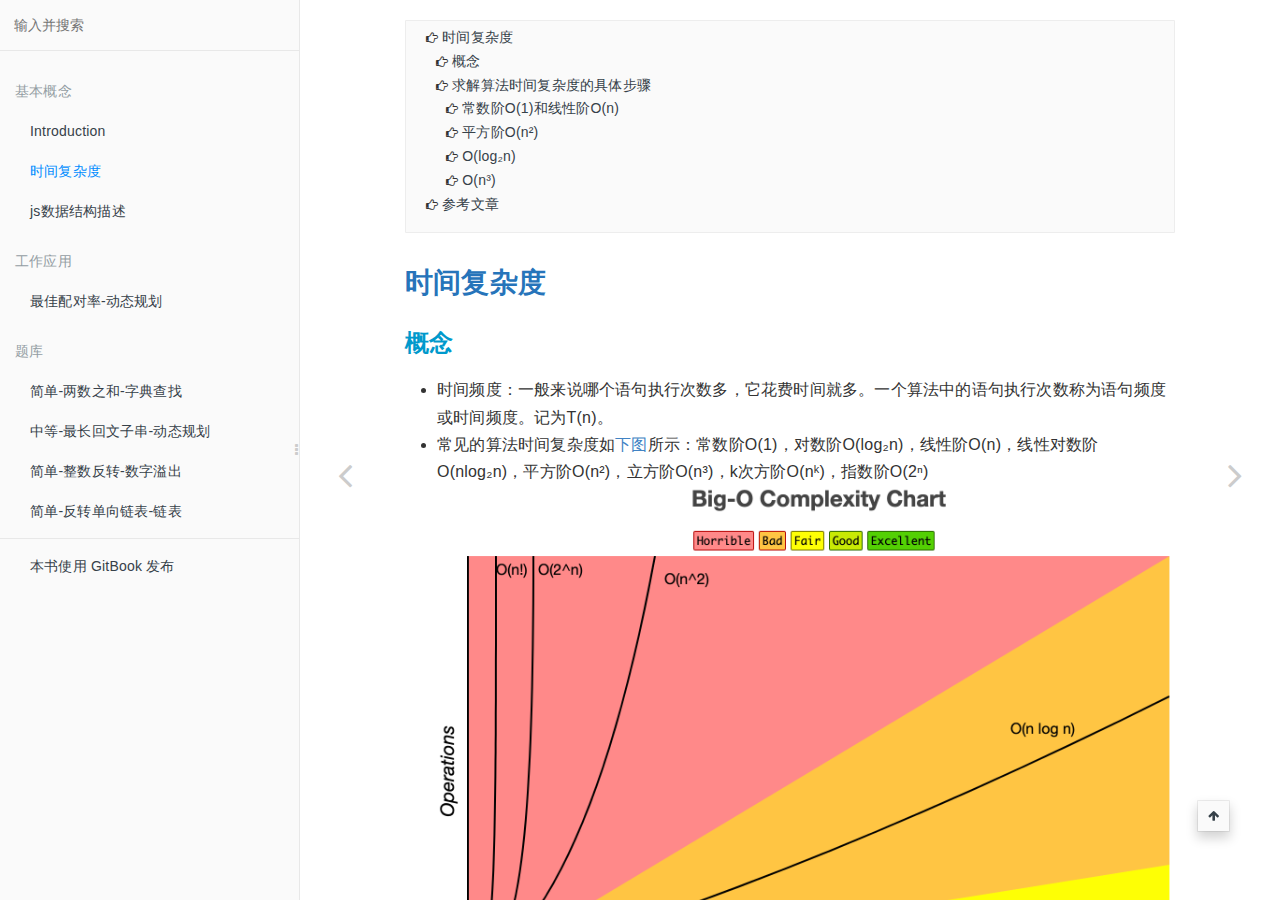
<file: basic_concept/time_complexity.html>
<!DOCTYPE HTML>
<html lang="zh-hans" >
    <head>
        <meta charset="UTF-8">
        <meta content="text/html; charset=utf-8" http-equiv="Content-Type">
        <title>时间复杂度 · leetcode 刷题</title>
        <meta http-equiv="X-UA-Compatible" content="IE=edge" />
        <meta name="description" content="">
        <meta name="generator" content="GitBook 3.2.3">
        <meta name="author" content="aaron">
        
        
    
    
    <link rel="stylesheet" href="../gitbook/style.css">

    
            
                
                <link rel="stylesheet" href="../gitbook/gitbook-plugin-search-plus/search.css">
                
            
                
                <link rel="stylesheet" href="../gitbook/gitbook-plugin-prism/prism-okaidia.css">
                
            
                
                <link rel="stylesheet" href="../gitbook/gitbook-plugin-tbfed-pagefooter/footer.css">
                
            
                
                <link rel="stylesheet" href="../gitbook/gitbook-plugin-advanced-emoji/emoji-website.css">
                
            
                
                <link rel="stylesheet" href="../gitbook/gitbook-plugin-splitter/splitter.css">
                
            
                
                <link rel="stylesheet" href="../gitbook/gitbook-plugin-mermaid-gb3/mermaid/mermaid.css">
                
            
                
                <link rel="stylesheet" href="https://maxcdn.bootstrapcdn.com/bootstrap/3.3.7/css/bootstrap.min.css">
                
            
                
                <link rel="stylesheet" href="../gitbook/gitbook-plugin-sectionx/sectionx.css">
                
            
                
                <link rel="stylesheet" href="../gitbook/gitbook-plugin-anchors/plugin.css">
                
            
                
                <link rel="stylesheet" href="../gitbook/gitbook-plugin-expandable-chapters/expandable-chapters.css">
                
            
                
                <link rel="stylesheet" href="../gitbook/gitbook-plugin-anchor-navigation-ex/style/plugin.css">
                
            
                
                <link rel="stylesheet" href="../gitbook/gitbook-plugin-emphasize/plugin.css">
                
            
                
                <link rel="stylesheet" href="../gitbook/gitbook-plugin-fancybox/jquery.fancybox.css">
                
            
                
                <link rel="stylesheet" href="../gitbook/gitbook-plugin-fancybox/jquery.fancybox-buttons.css">
                
            
                
                <link rel="stylesheet" href="../gitbook/gitbook-plugin-fontsettings/website.css">
                
            
                
                <link rel="stylesheet" href="../gitbook/gitbook-plugin-theme-comscore/test.css">
                
            
        

    

    
        
        <link rel="stylesheet" href="../styles/website.css">
        
    


    

        
    
    
    
    
    <meta name="HandheldFriendly" content="true"/>
    <meta name="viewport" content="width=device-width, initial-scale=1, user-scalable=no">
    <meta name="apple-mobile-web-app-capable" content="yes">
    <meta name="apple-mobile-web-app-status-bar-style" content="black">
    <link rel="apple-touch-icon-precomposed" sizes="152x152" href="../gitbook/images/apple-touch-icon-precomposed-152.png">
    <link rel="shortcut icon" href="../gitbook/images/favicon.ico" type="image/x-icon">

    
    <link rel="next" href="js数据结构描述.html" />
    
    
    <link rel="prev" href="../" />
    

    
        <link rel="shortcut icon" href='../favicon.ico' type="image/x-icon">
    
    
        <link rel="bookmark" href='../favicon.ico' type="image/x-icon">
    
    
    

    <style>
    @media only screen and (max-width: 640px) {
        .book-header .hidden-mobile {
            display: none;
        }
    }
    </style>
    <script>
        window["gitbook-plugin-github-buttons"] = {"repo":"ifengzp/leetcode","types":["star"],"size":"small"};
    </script>

    </head>
    <body>
        
<div class="book">
    <div class="book-summary">
        
            
<div id="book-search-input" role="search">
    <input type="text" placeholder="输入并搜索" />
</div>

            
                <nav role="navigation">
                


<ul class="summary">
    
    

    

    
        
        <li class="header">基本概念</li>
        
        
    
        <li class="chapter " data-level="1.1" data-path="../">
            
                <a href="../">
            
                    
                    Introduction
            
                </a>
            

            
        </li>
    
        <li class="chapter active" data-level="1.2" data-path="time_complexity.html">
            
                <a href="time_complexity.html">
            
                    
                    时间复杂度
            
                </a>
            

            
        </li>
    
        <li class="chapter " data-level="1.3" data-path="js数据结构描述.html">
            
                <a href="js数据结构描述.html">
            
                    
                    js数据结构描述
            
                </a>
            

            
        </li>
    

    
        
        <li class="header">工作应用</li>
        
        
    
        <li class="chapter " data-level="2.1" data-path="../work_accumulation/最佳配对率-动态规划.html">
            
                <a href="../work_accumulation/最佳配对率-动态规划.html">
            
                    
                    最佳配对率-动态规划
            
                </a>
            

            
        </li>
    

    
        
        <li class="header">题库</li>
        
        
    
        <li class="chapter " data-level="3.1" data-path="../question_bank/简单-两数之和-字典查找.html">
            
                <a href="../question_bank/简单-两数之和-字典查找.html">
            
                    
                    简单-两数之和-字典查找
            
                </a>
            

            
        </li>
    
        <li class="chapter " data-level="3.2" data-path="../question_bank/中等-最长回文子串-动态规划.html">
            
                <a href="../question_bank/中等-最长回文子串-动态规划.html">
            
                    
                    中等-最长回文子串-动态规划
            
                </a>
            

            
        </li>
    
        <li class="chapter " data-level="3.3" data-path="../question_bank/简单-整数反转-数字溢出.html">
            
                <a href="../question_bank/简单-整数反转-数字溢出.html">
            
                    
                    简单-整数反转-数字溢出
            
                </a>
            

            
        </li>
    
        <li class="chapter " data-level="3.4" data-path="../question_bank/简单-反转单向链表-链表.html">
            
                <a href="../question_bank/简单-反转单向链表-链表.html">
            
                    
                    简单-反转单向链表-链表
            
                </a>
            

            
        </li>
    

    

    <li class="divider"></li>

    <li>
        <a href="https://www.gitbook.com" target="blank" class="gitbook-link">
            本书使用 GitBook 发布
        </a>
    </li>
</ul>


                </nav>
            
        
    </div>

    <div class="book-body">
        
            <div class="body-inner">
                
                    

<div class="book-header" role="navigation">
    

    <!-- Title -->
    <h1>
        <i class="fa fa-circle-o-notch fa-spin"></i>
        <a href=".." >时间复杂度</a>
    </h1>
</div>




                    <div class="page-wrapper" tabindex="-1" role="main">
                        <div class="page-inner">
                            
<div class="search-plus" id="book-search-results">
    <div class="search-noresults">
    
                                <section class="normal markdown-section">
                                
                                <div id="anchor-navigation-ex-pagetop-navbar"><ul><li><span class="title-icon fa fa-hand-o-right"></span><a href="#&#x65F6;&#x95F4;&#x590D;&#x6742;&#x5EA6;"><b></b>&#x65F6;&#x95F4;&#x590D;&#x6742;&#x5EA6;</a></li><ul><li><span class="title-icon fa fa-hand-o-right"></span><a href="#&#x6982;&#x5FF5;"><b></b>&#x6982;&#x5FF5;</a></li><li><span class="title-icon fa fa-hand-o-right"></span><a href="#&#x6C42;&#x89E3;&#x7B97;&#x6CD5;&#x65F6;&#x95F4;&#x590D;&#x6742;&#x5EA6;&#x7684;&#x5177;&#x4F53;&#x6B65;&#x9AA4;"><b></b>&#x6C42;&#x89E3;&#x7B97;&#x6CD5;&#x65F6;&#x95F4;&#x590D;&#x6742;&#x5EA6;&#x7684;&#x5177;&#x4F53;&#x6B65;&#x9AA4;</a></li><ul><li><span class="title-icon fa fa-hand-o-right"></span><a href="#&#x5E38;&#x6570;&#x9636;o1&#x548C;&#x7EBF;&#x6027;&#x9636;on"><b></b>&#x5E38;&#x6570;&#x9636;O(1)&#x548C;&#x7EBF;&#x6027;&#x9636;O(n)</a></li><li><span class="title-icon fa fa-hand-o-right"></span><a href="#&#x5E73;&#x65B9;&#x9636;on&#xB2;"><b></b>&#x5E73;&#x65B9;&#x9636;O(n&#xB2;)</a></li><li><span class="title-icon fa fa-hand-o-right"></span><a href="#olog&#x2082;n"><b></b>O(log&#x2082;n)</a></li><li><span class="title-icon fa fa-hand-o-right"></span><a href="#on&#xB3;"><b></b>O(n&#xB3;)</a></li></ul></ul><li><span class="title-icon fa fa-hand-o-right"></span><a href="#&#x53C2;&#x8003;&#x6587;&#x7AE0;"><b></b>&#x53C2;&#x8003;&#x6587;&#x7AE0;</a></li></ul></div><a href="#&#x65F6;&#x95F4;&#x590D;&#x6742;&#x5EA6;" id="anchorNavigationExGoTop"><i class="fa fa-arrow-up"></i></a><h1 id="&#x65F6;&#x95F4;&#x590D;&#x6742;&#x5EA6;"><a name="&#x65F6;&#x95F4;&#x590D;&#x6742;&#x5EA6;" class="anchor-navigation-ex-anchor" href="#&#x65F6;&#x95F4;&#x590D;&#x6742;&#x5EA6;"><i class="fa fa-link" aria-hidden="true"></i></a><a name="&#x65F6;&#x95F4;&#x590D;&#x6742;&#x5EA6;" class="plugin-anchor" href="#&#x65F6;&#x95F4;&#x590D;&#x6742;&#x5EA6;"><i class="fa fa-link" aria-hidden="true"></i></a>&#x65F6;&#x95F4;&#x590D;&#x6742;&#x5EA6;</h1>
<h2 id="&#x6982;&#x5FF5;"><a name="&#x6982;&#x5FF5;" class="anchor-navigation-ex-anchor" href="#&#x6982;&#x5FF5;"><i class="fa fa-link" aria-hidden="true"></i></a><a name="&#x6982;&#x5FF5;" class="plugin-anchor" href="#&#x6982;&#x5FF5;"><i class="fa fa-link" aria-hidden="true"></i></a>&#x6982;&#x5FF5;</h2>
<ul>
<li>&#x65F6;&#x95F4;&#x9891;&#x5EA6;&#xFF1A;&#x4E00;&#x822C;&#x6765;&#x8BF4;&#x54EA;&#x4E2A;&#x8BED;&#x53E5;&#x6267;&#x884C;&#x6B21;&#x6570;&#x591A;&#xFF0C;&#x5B83;&#x82B1;&#x8D39;&#x65F6;&#x95F4;&#x5C31;&#x591A;&#x3002;&#x4E00;&#x4E2A;&#x7B97;&#x6CD5;&#x4E2D;&#x7684;&#x8BED;&#x53E5;&#x6267;&#x884C;&#x6B21;&#x6570;&#x79F0;&#x4E3A;&#x8BED;&#x53E5;&#x9891;&#x5EA6;&#x6216;&#x65F6;&#x95F4;&#x9891;&#x5EA6;&#x3002;&#x8BB0;&#x4E3A;T(n)&#x3002;</li>
<li>&#x5E38;&#x89C1;&#x7684;&#x7B97;&#x6CD5;&#x65F6;&#x95F4;&#x590D;&#x6742;&#x5EA6;&#x5982;<a href="https://www.bigocheatsheet.com/" target="_blank">&#x4E0B;&#x56FE;</a>&#x6240;&#x793A;&#xFF1A;&#x5E38;&#x6570;&#x9636;O(1)&#xFF0C;&#x5BF9;&#x6570;&#x9636;O(log&#x2082;n)&#xFF0C;&#x7EBF;&#x6027;&#x9636;O(n)&#xFF0C;&#x7EBF;&#x6027;&#x5BF9;&#x6570;&#x9636;O(nlog&#x2082;n)&#xFF0C;&#x5E73;&#x65B9;&#x9636;O(n&#xB2;)&#xFF0C;&#x7ACB;&#x65B9;&#x9636;O(n&#xB3;)&#xFF0C;k&#x6B21;&#x65B9;&#x9636;O(n&#x1D4F;)&#xFF0C;&#x6307;&#x6570;&#x9636;O(2&#x207F;)
     <a href="bigO_complexity_chart.png" rel="grouped" title="bigO_complexity_chart" target="_self" class="fancybox">
       <img src="bigO_complexity_chart.png" alt="bigO_complexity_chart">
     </a></li>
</ul>
<h2 id="&#x6C42;&#x89E3;&#x7B97;&#x6CD5;&#x65F6;&#x95F4;&#x590D;&#x6742;&#x5EA6;&#x7684;&#x5177;&#x4F53;&#x6B65;&#x9AA4;"><a name="&#x6C42;&#x89E3;&#x7B97;&#x6CD5;&#x65F6;&#x95F4;&#x590D;&#x6742;&#x5EA6;&#x7684;&#x5177;&#x4F53;&#x6B65;&#x9AA4;" class="anchor-navigation-ex-anchor" href="#&#x6C42;&#x89E3;&#x7B97;&#x6CD5;&#x65F6;&#x95F4;&#x590D;&#x6742;&#x5EA6;&#x7684;&#x5177;&#x4F53;&#x6B65;&#x9AA4;"><i class="fa fa-link" aria-hidden="true"></i></a><a name="&#x6C42;&#x89E3;&#x7B97;&#x6CD5;&#x65F6;&#x95F4;&#x590D;&#x6742;&#x5EA6;&#x7684;&#x5177;&#x4F53;&#x6B65;&#x9AA4;" class="plugin-anchor" href="#&#x6C42;&#x89E3;&#x7B97;&#x6CD5;&#x65F6;&#x95F4;&#x590D;&#x6742;&#x5EA6;&#x7684;&#x5177;&#x4F53;&#x6B65;&#x9AA4;"><i class="fa fa-link" aria-hidden="true"></i></a>&#x6C42;&#x89E3;&#x7B97;&#x6CD5;&#x65F6;&#x95F4;&#x590D;&#x6742;&#x5EA6;&#x7684;&#x5177;&#x4F53;&#x6B65;&#x9AA4;</h2>
<ul>
<li>&#x627E;&#x51FA;&#x7B97;&#x6CD5;&#x4E2D;&#x7684;&#x57FA;&#x672C;&#x8BED;&#x53E5;</li>
<li>&#x8BA1;&#x7B97;&#x57FA;&#x672C;&#x8BED;&#x53E5;&#x7684;&#x6267;&#x884C;&#x6B21;&#x6570;&#x7684;&#x6570;&#x91CF;&#x7EA7;</li>
<li>&#x7528;&#x5927;O&#x8BB0;&#x53F7;&#x8868;&#x793A;&#x7B97;&#x6CD5;&#x7684;&#x65F6;&#x95F4;&#x6027;&#x80FD;</li>
</ul>
<h3 id="&#x5E38;&#x6570;&#x9636;o1&#x548C;&#x7EBF;&#x6027;&#x9636;on"><a name="&#x5E38;&#x6570;&#x9636;o1&#x548C;&#x7EBF;&#x6027;&#x9636;on" class="anchor-navigation-ex-anchor" href="#&#x5E38;&#x6570;&#x9636;o1&#x548C;&#x7EBF;&#x6027;&#x9636;on"><i class="fa fa-link" aria-hidden="true"></i></a><a name="&#x5E38;&#x6570;&#x9636;o1&#x548C;&#x7EBF;&#x6027;&#x9636;on" class="plugin-anchor" href="#&#x5E38;&#x6570;&#x9636;o1&#x548C;&#x7EBF;&#x6027;&#x9636;on"><i class="fa fa-link" aria-hidden="true"></i></a>&#x5E38;&#x6570;&#x9636;O(1)&#x548C;&#x7EBF;&#x6027;&#x9636;O(n)</h3>
<pre class="language-"><code class="lang-js"><span class="token keyword">let</span> temp<span class="token operator">=</span><span class="token number">1</span><span class="token punctuation">,</span> i<span class="token operator">=</span><span class="token number">2</span><span class="token punctuation">,</span> j<span class="token operator">=</span><span class="token number">3</span><span class="token punctuation">;</span>
temp<span class="token operator">=</span>i<span class="token punctuation">;</span>     <span class="token comment">// &#x2460; &#x8BE5;&#x8BED;&#x53E5;&#x7684;&#x9891;&#x5EA6;&#x4E3A; 1</span>
i<span class="token operator">=</span>j<span class="token punctuation">;</span>        <span class="token comment">// &#x2461; &#x8BE5;&#x8BED;&#x53E5;&#x7684;&#x9891;&#x5EA6;&#x4E3A; 1</span>
j<span class="token operator">=</span>temp<span class="token punctuation">;</span>     <span class="token comment">// &#x2462; &#x8BE5;&#x8BED;&#x53E5;&#x7684;&#x9891;&#x5EA6;&#x4E3A; 1</span>
</code></pre>
<p>&#x56E0;&#x4E3A;<strong>f(n) = 1+1+1</strong>&#xFF0C;&#x6240;&#x4EE5;&#x5B83;&#x7684;&#x65F6;&#x95F4;&#x590D;&#x6742;&#x5EA6;&#x4E3A;O(1)</p>
<pre class="language-"><code class="lang-js"><span class="token keyword">let</span> a<span class="token operator">=</span><span class="token number">0</span><span class="token punctuation">;</span>                      <span class="token comment">// &#x2460; &#x8BE5;&#x8BED;&#x53E5;&#x7684;&#x9891;&#x5EA6;&#x4E3A; 1</span>
<span class="token keyword">let</span> b<span class="token operator">=</span><span class="token number">1</span><span class="token punctuation">;</span>                      <span class="token comment">// &#x2460; &#x8BE5;&#x8BED;&#x53E5;&#x7684;&#x9891;&#x5EA6;&#x4E3A; 1</span>
<span class="token keyword">for</span> <span class="token punctuation">(</span>i<span class="token operator">=</span><span class="token number">1</span><span class="token punctuation">;</span> i<span class="token operator">&lt;=</span>n<span class="token punctuation">;</span> i<span class="token operator">++</span><span class="token punctuation">)</span><span class="token punctuation">{</span>         <span class="token comment">// &#x2461; &#x8BE5;&#x8BED;&#x53E5;&#x7684;&#x9891;&#x5EA6;&#x4E3A; n</span>
  s<span class="token operator">=</span>a<span class="token operator">+</span>b<span class="token punctuation">;</span>                      <span class="token comment">// &#x2462; &#x8BE5;&#x8BED;&#x53E5;&#x7684;&#x9891;&#x5EA6;&#x4E3A; n-1</span>
  b<span class="token operator">=</span>a<span class="token punctuation">;</span>                        <span class="token comment">// &#x2463; &#x8BE5;&#x8BED;&#x53E5;&#x7684;&#x9891;&#x5EA6;&#x4E3A; n-1</span>
  a<span class="token operator">=</span>s<span class="token punctuation">;</span>                        <span class="token comment">// &#x2464; &#x8BE5;&#x8BED;&#x53E5;&#x7684;&#x9891;&#x5EA6;&#x4E3A; n-1</span>
<span class="token punctuation">}</span>
</code></pre>
<p>&#x56E0;&#x4E3A;<strong>f(n)=1+1+n+3(n-1)=4n-1</strong>&#xFF0C;&#x6240;&#x4EE5;&#x5B83;&#x7684;&#x65F6;&#x95F4;&#x590D;&#x6742;&#x5EA6;&#x4E3A;O(n)</p>
<blockquote>
<p>&#x1F4CC;&#x4E0A;&#x9762;&#x4E24;&#x4E2A;&#x7684;&#x533A;&#x522B;&#x662F;&#xFF1A;&#x7B2C;&#x4E00;&#x6BB5;&#x4EE3;&#x7801;&#x4E0D;&#x548C;&#x89C4;&#x6A21;n&#x6709;&#x5173;&#xFF0C;&#x5F53;&#x7B97;&#x6CD5;&#x7684;&#x6267;&#x884C;&#x65F6;&#x95F4;&#x4E0D;&#x968F;&#x7740;&#x95EE;&#x9898;&#x89C4;&#x6A21;n&#x7684;&#x589E;&#x52A0;&#x800C;&#x589E;&#x957F;&#xFF0C;&#x5373;&#x4F7F;&#x7B97;&#x6CD5;&#x4E2D;&#x6709;&#x4E0A;&#x5343;&#x6761;&#x8BED;&#x53E5;&#xFF0C;&#x5176;&#x6267;&#x884C;&#x65F6;&#x95F4;&#x4E5F;&#x4E0D;&#x8FC7;&#x662F;&#x4E00;&#x4E2A;&#x8F83;&#x5927;&#x7684;&#x5E38;&#x6570;&#xFF0C;&#x6240;&#x4EE5;&#x6B64;&#x7C7B;&#x7B97;&#x6CD5;&#x7684;&#x65F6;&#x95F4;&#x590D;&#x6742;&#x5EA6;&#x662F;O(1)&#xFF1B;<strong>&#x4E00;&#x822C;&#x6765;&#x8BF4;&#xFF0C;&#x53EA;&#x8981;&#x7B97;&#x6CD5;&#x4E2D;&#x4E0D;&#x5B58;&#x5728;&#x5FAA;&#x73AF;&#x8BED;&#x53E5;&#xFF0C;&#x5176;&#x65F6;&#x95F4;&#x590D;&#x6742;&#x5EA6;&#x5C31;&#x662F;&#x39F;(1)</strong></p>
</blockquote>
<h3 id="&#x5E73;&#x65B9;&#x9636;on&#xB2;"><a name="&#x5E73;&#x65B9;&#x9636;on&#xB2;" class="anchor-navigation-ex-anchor" href="#&#x5E73;&#x65B9;&#x9636;on&#xB2;"><i class="fa fa-link" aria-hidden="true"></i></a><a name="&#x5E73;&#x65B9;&#x9636;on&#xB2;" class="plugin-anchor" href="#&#x5E73;&#x65B9;&#x9636;on&#xB2;"><i class="fa fa-link" aria-hidden="true"></i></a>&#x5E73;&#x65B9;&#x9636;O(n&#xB2;)</h3>
<pre class="language-"><code class="lang-js"><span class="token keyword">let</span> sum<span class="token operator">=</span><span class="token number">0</span><span class="token punctuation">;</span>                      <span class="token comment">// &#x2460; &#x8BE5;&#x8BED;&#x53E5;&#x7684;&#x9891;&#x5EA6;&#x4E3A; 1</span>
<span class="token keyword">for</span><span class="token punctuation">(</span>i<span class="token operator">=</span><span class="token number">1</span><span class="token punctuation">;</span> i<span class="token operator">&lt;=</span>n<span class="token punctuation">;</span> i<span class="token operator">++</span><span class="token punctuation">)</span> <span class="token punctuation">{</span>           <span class="token comment">// &#x2461; &#x8BE5;&#x8BED;&#x53E5;&#x7684;&#x9891;&#x5EA6;&#x4E3A; n</span>
    <span class="token keyword">for</span><span class="token punctuation">(</span>j<span class="token operator">=</span><span class="token number">1</span><span class="token punctuation">;</span> j<span class="token operator">&lt;=</span>n<span class="token punctuation">;</span> j<span class="token operator">++</span><span class="token punctuation">)</span> <span class="token punctuation">{</span>       <span class="token comment">// &#x2462; &#x8BE5;&#x8BED;&#x53E5;&#x7684;&#x9891;&#x5EA6;&#x4E3A; n*n</span>
        sum<span class="token operator">++</span><span class="token punctuation">;</span>                  <span class="token comment">// &#x2463; &#x8BE5;&#x8BED;&#x53E5;&#x7684;&#x9891;&#x5EA6;&#x4E3A; n*n</span>
    <span class="token punctuation">}</span>
<span class="token punctuation">}</span>
</code></pre>
<p>&#x56E0;&#x4E3A;<strong>f(n)=1+n+n&#xB2;+n&#xB2;=2n&#xB2;+n+1</strong>&#xFF0C;&#x6240;&#x4EE5;&#x5B83;&#x7684;&#x65F6;&#x95F4;&#x590D;&#x6742;&#x5EA6;&#x4E3A; O(n&#xB2;)</p>
<pre class="language-"><code class="lang-js"><span class="token keyword">for</span> <span class="token punctuation">(</span>i<span class="token operator">=</span><span class="token number">1</span><span class="token punctuation">;</span> i<span class="token operator">&lt;</span>n<span class="token punctuation">;</span> i<span class="token operator">++</span><span class="token punctuation">)</span> <span class="token punctuation">{</span>
    y<span class="token operator">=</span>y<span class="token operator">+</span><span class="token number">1</span><span class="token punctuation">;</span>                          <span class="token comment">// &#x2460; &#x8BE5;&#x8BED;&#x53E5;&#x7684;&#x9891;&#x5EA6;&#x4E3A; n-1</span>
    <span class="token keyword">for</span><span class="token punctuation">(</span>j<span class="token operator">=</span><span class="token number">0</span><span class="token punctuation">;</span> j<span class="token operator">&lt;=</span><span class="token number">2</span><span class="token operator">*</span>n<span class="token punctuation">;</span> j<span class="token operator">++</span><span class="token punctuation">)</span> <span class="token punctuation">{</span>
        x<span class="token operator">++</span><span class="token punctuation">;</span>                        <span class="token comment">// &#x2461; &#x8BE5;&#x8BED;&#x53E5;&#x7684;&#x9891;&#x5EA6;&#x4E3A; (n-1)*(2n+1) = 2n&#xB2;-n-1</span>
    <span class="token punctuation">}</span>
<span class="token punctuation">}</span>
</code></pre>
<p>&#x56E0;&#x4E3A;<strong>f(n)=2n&#xB2;-n-1+n-1=2n&#xB2;-1</strong>&#xFF0C;&#x6240;&#x4EE5;&#x5B83;&#x7684;&#x65F6;&#x95F4;&#x590D;&#x6742;&#x5EA6;&#x4E3A; O(n&#xB2;)</p>
<pre class="language-"><code class="lang-js"><span class="token keyword">for</span> <span class="token punctuation">(</span>i<span class="token operator">=</span><span class="token number">0</span><span class="token punctuation">;</span> i<span class="token operator">&lt;</span>n<span class="token punctuation">;</span> i<span class="token operator">++</span><span class="token punctuation">)</span> <span class="token punctuation">{</span>               <span class="token comment">// &#x2460; &#x8BE5;&#x8BED;&#x53E5;&#x7684;&#x9891;&#x5EA6;&#x4E3A; n</span>
    <span class="token keyword">for</span><span class="token punctuation">(</span>j<span class="token operator">=</span><span class="token number">0</span><span class="token punctuation">;</span> j<span class="token operator">&lt;=</span>i<span class="token punctuation">;</span> j<span class="token operator">++</span><span class="token punctuation">)</span> <span class="token punctuation">{</span>           
        x<span class="token operator">++</span><span class="token punctuation">;</span>                        <span class="token comment">// &#x2461; &#x8BE5;&#x8BED;&#x53E5;&#x7684;&#x9891;&#x5EA6;&#x4E3A; 0+1+2+3+4+...+(n-1)=(n-1)n/2   </span>
    <span class="token punctuation">}</span>
<span class="token punctuation">}</span>
</code></pre>
<p>&#x56E0;&#x4E3A;&#x5185;&#x5FAA;&#x73AF;&#x4F53;&#x7684;<strong>f(n)=0+1+2+3+4+...+(n-1)=(n-1)n/2=n&#xB2;/2-n/2</strong>&#xFF0C;&#x6240;&#x4EE5;&#x5B83;&#x7684;&#x65F6;&#x95F4;&#x590D;&#x6742;&#x5EA6;&#x4E3A; O(n&#xB2;)</p>
<h3 id="olog&#x2082;n"><a name="olog&#x2082;n" class="anchor-navigation-ex-anchor" href="#olog&#x2082;n"><i class="fa fa-link" aria-hidden="true"></i></a><a name="olog&#x2082;n" class="plugin-anchor" href="#olog&#x2082;n"><i class="fa fa-link" aria-hidden="true"></i></a>O(log&#x2082;n)</h3>
<pre class="language-"><code class="lang-js">i<span class="token operator">=</span><span class="token number">1</span><span class="token punctuation">;</span>                    <span class="token comment">// &#x2460; &#x8BE5;&#x8BED;&#x53E5;&#x7684;&#x9891;&#x5EA6;&#x4E3A; 1</span>
<span class="token keyword">while</span> <span class="token punctuation">(</span>i<span class="token operator">&lt;=</span>n<span class="token punctuation">)</span> <span class="token punctuation">{</span>
    i<span class="token operator">=</span>i<span class="token operator">*</span><span class="token number">2</span><span class="token punctuation">;</span>              <span class="token comment">// &#x2461; &#x8BBE;&#x8BE5;&#x8BED;&#x53E5;&#x7684;&#x9891;&#x5EA6;&#x4E3A;fn&#xFF0C;&#x5219;2^fn&lt;=n&#xFF0C;fn&lt;=log&#x2082;n</span>
<span class="token punctuation">}</span>
</code></pre>
<p>fn&#x53D6;&#x6700;&#x5927;&#x503C;&#xFF0C;&#x5373;<strong>f(n)=1+log&#x2082;n</strong>&#xFF0C;&#x6240;&#x4EE5;&#x5B83;&#x7684;&#x65F6;&#x95F4;&#x590D;&#x6742;&#x5EA6;&#x4E3A; O(log&#x2082;n)</p>
<h3 id="on&#xB3;"><a name="on&#xB3;" class="anchor-navigation-ex-anchor" href="#on&#xB3;"><i class="fa fa-link" aria-hidden="true"></i></a><a name="on&#xB3;" class="plugin-anchor" href="#on&#xB3;"><i class="fa fa-link" aria-hidden="true"></i></a>O(n&#xB3;)</h3>
<pre class="language-"><code class="lang-js"><span class="token keyword">for</span><span class="token punctuation">(</span>i<span class="token operator">=</span><span class="token number">0</span><span class="token punctuation">;</span> i<span class="token operator">&lt;</span>n<span class="token punctuation">;</span> i<span class="token operator">++</span><span class="token punctuation">)</span><span class="token punctuation">{</span>             <span class="token comment">// &#x2460; &#x8BE5;&#x8BED;&#x53E5;&#x7684;&#x9891;&#x5EA6;&#x4E3A; n</span>
    <span class="token keyword">for</span><span class="token punctuation">(</span>j<span class="token operator">=</span><span class="token number">0</span><span class="token punctuation">;</span> j<span class="token operator">&lt;</span>n<span class="token punctuation">;</span> j<span class="token operator">++</span><span class="token punctuation">)</span><span class="token punctuation">{</span>         <span class="token comment">// &#x2461; &#x8BE5;&#x8BED;&#x53E5;&#x7684;&#x9891;&#x5EA6;&#x4E3A; n*n</span>
        <span class="token keyword">for</span><span class="token punctuation">(</span>k<span class="token operator">=</span><span class="token number">0</span><span class="token punctuation">;</span> k<span class="token operator">&lt;</span>n<span class="token punctuation">;</span> k<span class="token operator">++</span><span class="token punctuation">)</span><span class="token punctuation">{</span>     
            count<span class="token operator">+=</span><span class="token number">1</span><span class="token punctuation">;</span>           <span class="token comment">// &#x2462; &#x8BE5;&#x8BED;&#x53E5;&#x7684;&#x9891;&#x5EA6;&#x4E3A; n*n*n</span>
        <span class="token punctuation">}</span>
    <span class="token punctuation">}</span>
<span class="token punctuation">}</span>
</code></pre>
<p>&#x56E0;&#x4E3A;<strong>f(n)=n+n&#xB2;+n&#xB3;</strong>&#xFF0C;&#x6240;&#x4EE5;&#x5B83;&#x7684;&#x65F6;&#x95F4;&#x590D;&#x6742;&#x5EA6;&#x4E3A; O(n&#xB3;)</p>
<h1 id="&#x53C2;&#x8003;&#x6587;&#x7AE0;"><a name="&#x53C2;&#x8003;&#x6587;&#x7AE0;" class="anchor-navigation-ex-anchor" href="#&#x53C2;&#x8003;&#x6587;&#x7AE0;"><i class="fa fa-link" aria-hidden="true"></i></a><a name="&#x53C2;&#x8003;&#x6587;&#x7AE0;" class="plugin-anchor" href="#&#x53C2;&#x8003;&#x6587;&#x7AE0;"><i class="fa fa-link" aria-hidden="true"></i></a>&#x53C2;&#x8003;&#x6587;&#x7AE0;</h1>
<ul>
<li><a href="https://blog.csdn.net/zolalad/article/details/11848739" target="_blank">&#x7B97;&#x6CD5;&#x7684;&#x65F6;&#x95F4;&#x590D;&#x6742;&#x5EA6;&#x548C;&#x7A7A;&#x95F4;&#x590D;&#x6742;&#x5EA6;-&#x603B;&#x7ED3;</a></li>
<li><a href="https://www.bigocheatsheet.com/" target="_blank">&#x5927;O&#x4F5C;&#x5F0A;&#x8868;</a></li>
</ul>
<footer class="page-footer"><span class="copyright">powered by Gitbook</span><span class="footer-modification">&#x8BE5;&#x6587;&#x4EF6;&#x4FEE;&#x8BA2;&#x65F6;&#x95F4;&#xFF1A;
2020-02-08 13:00:38
</span></footer>
                                
                                </section>
                            
    </div>
    <div class="search-results">
        <div class="has-results">
            
            <h1 class="search-results-title"><span class='search-results-count'></span> results matching "<span class='search-query'></span>"</h1>
            <ul class="search-results-list"></ul>
            
        </div>
        <div class="no-results">
            
            <h1 class="search-results-title">No results matching "<span class='search-query'></span>"</h1>
            
        </div>
    </div>
</div>

                        </div>
                    </div>
                
            </div>

            
                
                <a href="../" class="navigation navigation-prev " aria-label="Previous page: Introduction">
                    <i class="fa fa-angle-left"></i>
                </a>
                
                
                <a href="js数据结构描述.html" class="navigation navigation-next " aria-label="Next page: js数据结构描述">
                    <i class="fa fa-angle-right"></i>
                </a>
                
            
        
    </div>

    <script>
        var gitbook = gitbook || [];
        gitbook.push(function() {
            gitbook.page.hasChanged({"page":{"title":"时间复杂度","level":"1.2","depth":1,"next":{"title":"js数据结构描述","level":"1.3","depth":1,"path":"basic_concept/js数据结构描述.md","ref":"basic_concept/js数据结构描述.md","articles":[]},"previous":{"title":"Introduction","level":"1.1","depth":1,"path":"README.md","ref":"README.md","articles":[]},"dir":"ltr"},"config":{"plugins":["-lunr","-search","search-plus","-highlight","prism","github@^2.0.0","github-buttons@2.1.0","favicon@^0.0.2","todo@^0.1.3","edit-link@^2.0.2","tbfed-pagefooter@^0.0.1","advanced-emoji","splitter","mermaid-gb3","puml","-sharing","sectionx","anchors","copy-code-button","theme-comscore","expandable-chapters","anchor-navigation-ex","emphasize","fancybox"],"styles":{"website":"styles/website.css"},"pluginsConfig":{"tbfed-pagefooter":{"copyright":"","modify_label":"该文件修订时间：","modify_format":"YYYY-MM-DD HH:mm:ss"},"prism":{"css":["prismjs/themes/prism-okaidia.css"]},"fancybox":{"helpers":{"buttons":{}}},"emphasize":{},"github":{"url":"https://github.com/ifengzp/leetcode"},"puml":{},"todo":{},"splitter":{},"fontsettings":{"theme":"white","family":"sans","size":2},"sectionx":{"tag":"b"},"mermaid-gb3":{},"anchor-navigation-ex":{"associatedWithSummary":true,"float":{"floatIcon":"fa fa-navicon","level1Icon":"","level2Icon":"","level3Icon":"","showLevelIcon":false},"mode":"pageTop","multipleH1":true,"pageTop":{"level1Icon":"fa fa-hand-o-right","level2Icon":"fa fa-hand-o-right","level3Icon":"fa fa-hand-o-right","showLevelIcon":true},"printLog":false,"showGoTop":true,"showLevel":false},"favicon":{"shortcut":"favicon.ico","bookmark":"favicon.ico"},"theme-comscore":{},"github-buttons":{"repo":"ifengzp/leetcode","types":["star"],"size":"small"},"copy-code-button":{},"advanced-emoji":{"embedEmojis":false},"edit-link":{"label":"编辑本页","base":"https://github.com/ifengzp/leetcode/tree/master"},"theme-default":{"styles":{"website":"styles/website.css","pdf":"styles/pdf.css","epub":"styles/epub.css","mobi":"styles/mobi.css","ebook":"styles/ebook.css","print":"styles/print.css"},"showLevel":false},"anchors":{},"expandable-chapters":{},"search-plus":{}},"theme":"default","author":"aaron","pdf":{"pageNumbers":true,"fontSize":12,"fontFamily":"Arial","paperSize":"a4","chapterMark":"pagebreak","pageBreaksBefore":"/","margin":{"right":62,"left":62,"top":56,"bottom":56}},"structure":{"langs":"LANGS.md","readme":"README.md","glossary":"GLOSSARY.md","summary":"SUMMARY.md"},"variables":{},"title":"leetcode 刷题","language":"zh-hans","output.name":"site","gitbook":"3.2.3","description":"记录LeetCode刷题的过程"},"file":{"path":"basic_concept/time_complexity.md","mtime":"2020-02-08T05:00:38.997Z","type":"markdown"},"gitbook":{"version":"3.2.3","time":"2020-02-08T05:21:39.553Z"},"basePath":"..","book":{"language":""}});
        });
    </script>
</div>

        
    
    <script src="../gitbook/gitbook.js"></script>
    <script src="../gitbook/theme.js"></script>
    
        
        <script src="../gitbook/gitbook-plugin-search-plus/jquery.mark.min.js"></script>
        
    
        
        <script src="../gitbook/gitbook-plugin-search-plus/search.js"></script>
        
    
        
        <script src="../gitbook/gitbook-plugin-github/plugin.js"></script>
        
    
        
        <script src="../gitbook/gitbook-plugin-github-buttons/plugin.js"></script>
        
    
        
        <script src="../gitbook/gitbook-plugin-edit-link/plugin.js"></script>
        
    
        
        <script src="../gitbook/gitbook-plugin-splitter/splitter.js"></script>
        
    
        
        <script src="../gitbook/gitbook-plugin-mermaid-gb3/book/plugin.js"></script>
        
    
        
        <script src="https://maxcdn.bootstrapcdn.com/bootstrap/3.3.7/js/bootstrap.min.js"></script>
        
    
        
        <script src="../gitbook/gitbook-plugin-sectionx/sectionx.js"></script>
        
    
        
        <script src="../gitbook/gitbook-plugin-copy-code-button/toggle.js"></script>
        
    
        
        <script src="../gitbook/gitbook-plugin-expandable-chapters/expandable-chapters.js"></script>
        
    
        
        <script src="../gitbook/gitbook-plugin-fancybox/jquery.min.js"></script>
        
    
        
        <script src="../gitbook/gitbook-plugin-fancybox/jquery.mousewheel.pack.js"></script>
        
    
        
        <script src="../gitbook/gitbook-plugin-fancybox/jquery.fancybox.pack.js"></script>
        
    
        
        <script src="../gitbook/gitbook-plugin-fancybox/jquery.fancybox-buttons.js"></script>
        
    
        
        <script src="../gitbook/gitbook-plugin-fancybox/plugin.js"></script>
        
    
        
        <script src="../gitbook/gitbook-plugin-fontsettings/fontsettings.js"></script>
        
    
        
        <script src="../gitbook/gitbook-plugin-theme-comscore/test.js"></script>
        
    

    <script src="../gitbook/gitbook-plugin-mermaid-gb3/mermaid/mermaid.min.js"></script>

    </body>
</html>
</file>
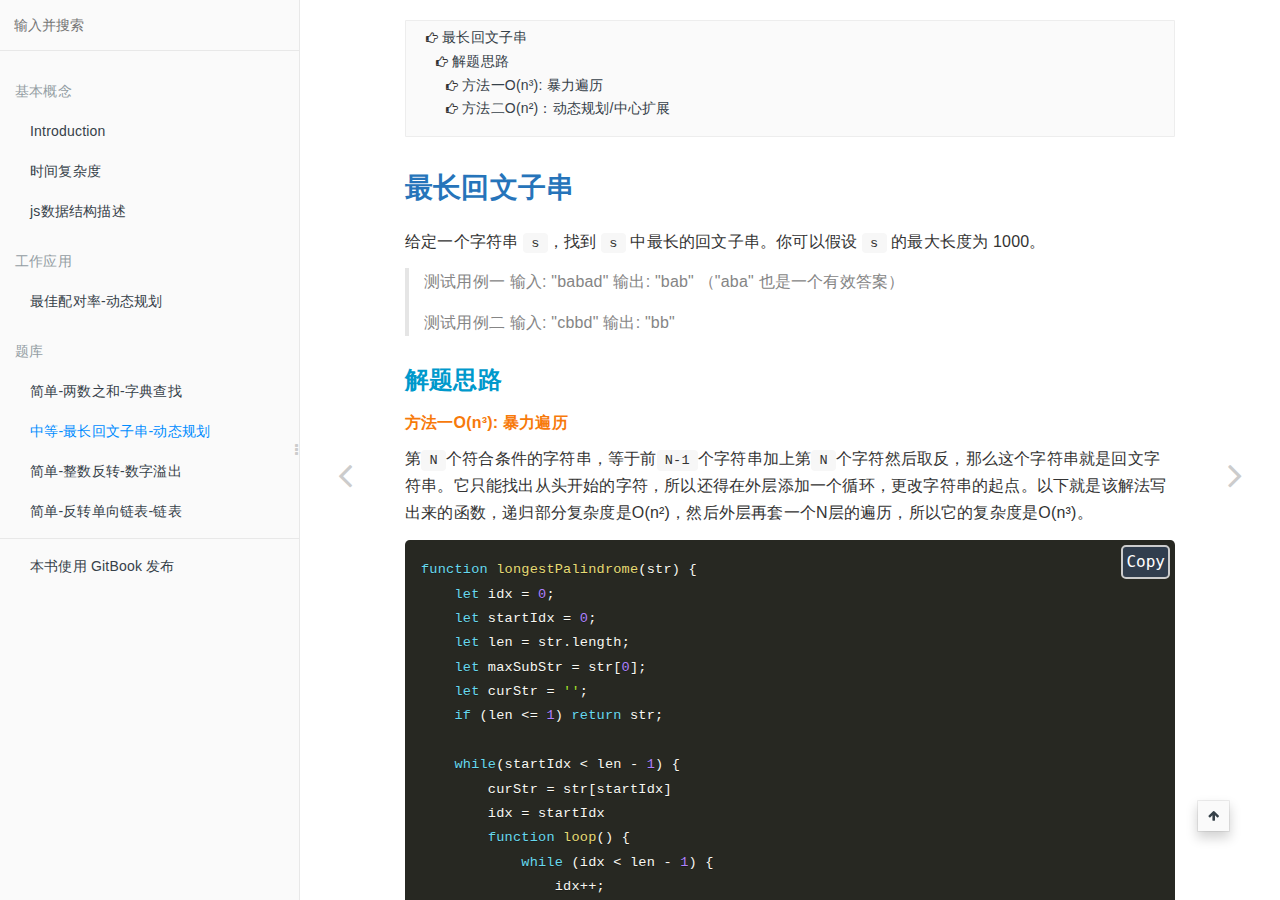
<file: question_bank/中等-最长回文子串-动态规划.html>
<!DOCTYPE HTML>
<html lang="zh-hans" >
    <head>
        <meta charset="UTF-8">
        <meta content="text/html; charset=utf-8" http-equiv="Content-Type">
        <title>中等-最长回文子串-动态规划 · leetcode 刷题</title>
        <meta http-equiv="X-UA-Compatible" content="IE=edge" />
        <meta name="description" content="">
        <meta name="generator" content="GitBook 3.2.3">
        <meta name="author" content="aaron">
        
        
    
    
    <link rel="stylesheet" href="../gitbook/style.css">

    
            
                
                <link rel="stylesheet" href="../gitbook/gitbook-plugin-search-plus/search.css">
                
            
                
                <link rel="stylesheet" href="../gitbook/gitbook-plugin-prism/prism-okaidia.css">
                
            
                
                <link rel="stylesheet" href="../gitbook/gitbook-plugin-tbfed-pagefooter/footer.css">
                
            
                
                <link rel="stylesheet" href="../gitbook/gitbook-plugin-advanced-emoji/emoji-website.css">
                
            
                
                <link rel="stylesheet" href="../gitbook/gitbook-plugin-splitter/splitter.css">
                
            
                
                <link rel="stylesheet" href="../gitbook/gitbook-plugin-mermaid-gb3/mermaid/mermaid.css">
                
            
                
                <link rel="stylesheet" href="https://maxcdn.bootstrapcdn.com/bootstrap/3.3.7/css/bootstrap.min.css">
                
            
                
                <link rel="stylesheet" href="../gitbook/gitbook-plugin-sectionx/sectionx.css">
                
            
                
                <link rel="stylesheet" href="../gitbook/gitbook-plugin-anchors/plugin.css">
                
            
                
                <link rel="stylesheet" href="../gitbook/gitbook-plugin-expandable-chapters/expandable-chapters.css">
                
            
                
                <link rel="stylesheet" href="../gitbook/gitbook-plugin-anchor-navigation-ex/style/plugin.css">
                
            
                
                <link rel="stylesheet" href="../gitbook/gitbook-plugin-emphasize/plugin.css">
                
            
                
                <link rel="stylesheet" href="../gitbook/gitbook-plugin-fancybox/jquery.fancybox.css">
                
            
                
                <link rel="stylesheet" href="../gitbook/gitbook-plugin-fancybox/jquery.fancybox-buttons.css">
                
            
                
                <link rel="stylesheet" href="../gitbook/gitbook-plugin-fontsettings/website.css">
                
            
                
                <link rel="stylesheet" href="../gitbook/gitbook-plugin-theme-comscore/test.css">
                
            
        

    

    
        
        <link rel="stylesheet" href="../styles/website.css">
        
    


    

        
    
    
    
    
    <meta name="HandheldFriendly" content="true"/>
    <meta name="viewport" content="width=device-width, initial-scale=1, user-scalable=no">
    <meta name="apple-mobile-web-app-capable" content="yes">
    <meta name="apple-mobile-web-app-status-bar-style" content="black">
    <link rel="apple-touch-icon-precomposed" sizes="152x152" href="../gitbook/images/apple-touch-icon-precomposed-152.png">
    <link rel="shortcut icon" href="../gitbook/images/favicon.ico" type="image/x-icon">

    
    <link rel="next" href="简单-整数反转-数字溢出.html" />
    
    
    <link rel="prev" href="简单-两数之和-字典查找.html" />
    

    
        <link rel="shortcut icon" href='../favicon.ico' type="image/x-icon">
    
    
        <link rel="bookmark" href='../favicon.ico' type="image/x-icon">
    
    
    

    <style>
    @media only screen and (max-width: 640px) {
        .book-header .hidden-mobile {
            display: none;
        }
    }
    </style>
    <script>
        window["gitbook-plugin-github-buttons"] = {"repo":"ifengzp/leetcode","types":["star"],"size":"small"};
    </script>

    </head>
    <body>
        
<div class="book">
    <div class="book-summary">
        
            
<div id="book-search-input" role="search">
    <input type="text" placeholder="输入并搜索" />
</div>

            
                <nav role="navigation">
                


<ul class="summary">
    
    

    

    
        
        <li class="header">基本概念</li>
        
        
    
        <li class="chapter " data-level="1.1" data-path="../">
            
                <a href="../">
            
                    
                    Introduction
            
                </a>
            

            
        </li>
    
        <li class="chapter " data-level="1.2" data-path="../basic_concept/time_complexity.html">
            
                <a href="../basic_concept/time_complexity.html">
            
                    
                    时间复杂度
            
                </a>
            

            
        </li>
    
        <li class="chapter " data-level="1.3" data-path="../basic_concept/js数据结构描述.html">
            
                <a href="../basic_concept/js数据结构描述.html">
            
                    
                    js数据结构描述
            
                </a>
            

            
        </li>
    

    
        
        <li class="header">工作应用</li>
        
        
    
        <li class="chapter " data-level="2.1" data-path="../work_accumulation/最佳配对率-动态规划.html">
            
                <a href="../work_accumulation/最佳配对率-动态规划.html">
            
                    
                    最佳配对率-动态规划
            
                </a>
            

            
        </li>
    

    
        
        <li class="header">题库</li>
        
        
    
        <li class="chapter " data-level="3.1" data-path="简单-两数之和-字典查找.html">
            
                <a href="简单-两数之和-字典查找.html">
            
                    
                    简单-两数之和-字典查找
            
                </a>
            

            
        </li>
    
        <li class="chapter active" data-level="3.2" data-path="中等-最长回文子串-动态规划.html">
            
                <a href="中等-最长回文子串-动态规划.html">
            
                    
                    中等-最长回文子串-动态规划
            
                </a>
            

            
        </li>
    
        <li class="chapter " data-level="3.3" data-path="简单-整数反转-数字溢出.html">
            
                <a href="简单-整数反转-数字溢出.html">
            
                    
                    简单-整数反转-数字溢出
            
                </a>
            

            
        </li>
    
        <li class="chapter " data-level="3.4" data-path="简单-反转单向链表-链表.html">
            
                <a href="简单-反转单向链表-链表.html">
            
                    
                    简单-反转单向链表-链表
            
                </a>
            

            
        </li>
    

    

    <li class="divider"></li>

    <li>
        <a href="https://www.gitbook.com" target="blank" class="gitbook-link">
            本书使用 GitBook 发布
        </a>
    </li>
</ul>


                </nav>
            
        
    </div>

    <div class="book-body">
        
            <div class="body-inner">
                
                    

<div class="book-header" role="navigation">
    

    <!-- Title -->
    <h1>
        <i class="fa fa-circle-o-notch fa-spin"></i>
        <a href=".." >中等-最长回文子串-动态规划</a>
    </h1>
</div>




                    <div class="page-wrapper" tabindex="-1" role="main">
                        <div class="page-inner">
                            
<div class="search-plus" id="book-search-results">
    <div class="search-noresults">
    
                                <section class="normal markdown-section">
                                
                                <div id="anchor-navigation-ex-pagetop-navbar"><ul><li><span class="title-icon fa fa-hand-o-right"></span><a href="#&#x6700;&#x957F;&#x56DE;&#x6587;&#x5B50;&#x4E32;"><b></b>&#x6700;&#x957F;&#x56DE;&#x6587;&#x5B50;&#x4E32;</a></li><ul><li><span class="title-icon fa fa-hand-o-right"></span><a href="#&#x89E3;&#x9898;&#x601D;&#x8DEF;"><b></b>&#x89E3;&#x9898;&#x601D;&#x8DEF;</a></li><ul><li><span class="title-icon fa fa-hand-o-right"></span><a href="#&#x65B9;&#x6CD5;&#x4E00;on&#xB3;-&#x66B4;&#x529B;&#x904D;&#x5386;"><b></b>&#x65B9;&#x6CD5;&#x4E00;O(n&#xB3;): &#x66B4;&#x529B;&#x904D;&#x5386;</a></li><li><span class="title-icon fa fa-hand-o-right"></span><a href="#&#x65B9;&#x6CD5;&#x4E8C;on&#xB2;&#xFF1A;&#x52A8;&#x6001;&#x89C4;&#x5212;&#x4E2D;&#x5FC3;&#x6269;&#x5C55;"><b></b>&#x65B9;&#x6CD5;&#x4E8C;O(n&#xB2;)&#xFF1A;&#x52A8;&#x6001;&#x89C4;&#x5212;/&#x4E2D;&#x5FC3;&#x6269;&#x5C55;</a></li></ul></ul></ul></div><a href="#&#x6700;&#x957F;&#x56DE;&#x6587;&#x5B50;&#x4E32;" id="anchorNavigationExGoTop"><i class="fa fa-arrow-up"></i></a><h1 id="&#x6700;&#x957F;&#x56DE;&#x6587;&#x5B50;&#x4E32;"><a name="&#x6700;&#x957F;&#x56DE;&#x6587;&#x5B50;&#x4E32;" class="anchor-navigation-ex-anchor" href="#&#x6700;&#x957F;&#x56DE;&#x6587;&#x5B50;&#x4E32;"><i class="fa fa-link" aria-hidden="true"></i></a><a name="&#x6700;&#x957F;&#x56DE;&#x6587;&#x5B50;&#x4E32;" class="plugin-anchor" href="#&#x6700;&#x957F;&#x56DE;&#x6587;&#x5B50;&#x4E32;"><i class="fa fa-link" aria-hidden="true"></i></a>&#x6700;&#x957F;&#x56DE;&#x6587;&#x5B50;&#x4E32;</h1>
<p>&#x7ED9;&#x5B9A;&#x4E00;&#x4E2A;&#x5B57;&#x7B26;&#x4E32; <code>s</code>&#xFF0C;&#x627E;&#x5230; <code>s</code> &#x4E2D;&#x6700;&#x957F;&#x7684;&#x56DE;&#x6587;&#x5B50;&#x4E32;&#x3002;&#x4F60;&#x53EF;&#x4EE5;&#x5047;&#x8BBE; <code>s</code> &#x7684;&#x6700;&#x5927;&#x957F;&#x5EA6;&#x4E3A; 1000&#x3002;</p>
<blockquote>
<p>&#x6D4B;&#x8BD5;&#x7528;&#x4F8B;&#x4E00; &#x8F93;&#x5165;: &quot;babad&quot; &#x8F93;&#x51FA;: &quot;bab&quot; &#xFF08;&quot;aba&quot; &#x4E5F;&#x662F;&#x4E00;&#x4E2A;&#x6709;&#x6548;&#x7B54;&#x6848;&#xFF09;</p>
<p>&#x6D4B;&#x8BD5;&#x7528;&#x4F8B;&#x4E8C; &#x8F93;&#x5165;: &quot;cbbd&quot; &#x8F93;&#x51FA;: &quot;bb&quot;</p>
</blockquote>
<h2 id="&#x89E3;&#x9898;&#x601D;&#x8DEF;"><a name="&#x89E3;&#x9898;&#x601D;&#x8DEF;" class="anchor-navigation-ex-anchor" href="#&#x89E3;&#x9898;&#x601D;&#x8DEF;"><i class="fa fa-link" aria-hidden="true"></i></a><a name="&#x89E3;&#x9898;&#x601D;&#x8DEF;" class="plugin-anchor" href="#&#x89E3;&#x9898;&#x601D;&#x8DEF;"><i class="fa fa-link" aria-hidden="true"></i></a>&#x89E3;&#x9898;&#x601D;&#x8DEF;</h2>
<h3 id="&#x65B9;&#x6CD5;&#x4E00;on&#xB3;-&#x66B4;&#x529B;&#x904D;&#x5386;"><a name="&#x65B9;&#x6CD5;&#x4E00;on&#xB3;-&#x66B4;&#x529B;&#x904D;&#x5386;" class="anchor-navigation-ex-anchor" href="#&#x65B9;&#x6CD5;&#x4E00;on&#xB3;-&#x66B4;&#x529B;&#x904D;&#x5386;"><i class="fa fa-link" aria-hidden="true"></i></a><a name="&#x65B9;&#x6CD5;&#x4E00;on&#xB3;-&#x66B4;&#x529B;&#x904D;&#x5386;" class="plugin-anchor" href="#&#x65B9;&#x6CD5;&#x4E00;on&#xB3;-&#x66B4;&#x529B;&#x904D;&#x5386;"><i class="fa fa-link" aria-hidden="true"></i></a>&#x65B9;&#x6CD5;&#x4E00;O(n&#xB3;): &#x66B4;&#x529B;&#x904D;&#x5386;</h3>
<p>&#x7B2C;<code>N</code>&#x4E2A;&#x7B26;&#x5408;&#x6761;&#x4EF6;&#x7684;&#x5B57;&#x7B26;&#x4E32;&#xFF0C;&#x7B49;&#x4E8E;&#x524D;<code>N-1</code>&#x4E2A;&#x5B57;&#x7B26;&#x4E32;&#x52A0;&#x4E0A;&#x7B2C;<code>N</code>&#x4E2A;&#x5B57;&#x7B26;&#x7136;&#x540E;&#x53D6;&#x53CD;&#xFF0C;&#x90A3;&#x4E48;&#x8FD9;&#x4E2A;&#x5B57;&#x7B26;&#x4E32;&#x5C31;&#x662F;&#x56DE;&#x6587;&#x5B57;&#x7B26;&#x4E32;&#x3002;&#x5B83;&#x53EA;&#x80FD;&#x627E;&#x51FA;&#x4ECE;&#x5934;&#x5F00;&#x59CB;&#x7684;&#x5B57;&#x7B26;&#xFF0C;&#x6240;&#x4EE5;&#x8FD8;&#x5F97;&#x5728;&#x5916;&#x5C42;&#x6DFB;&#x52A0;&#x4E00;&#x4E2A;&#x5FAA;&#x73AF;&#xFF0C;&#x66F4;&#x6539;&#x5B57;&#x7B26;&#x4E32;&#x7684;&#x8D77;&#x70B9;&#x3002;&#x4EE5;&#x4E0B;&#x5C31;&#x662F;&#x8BE5;&#x89E3;&#x6CD5;&#x5199;&#x51FA;&#x6765;&#x7684;&#x51FD;&#x6570;&#xFF0C;&#x9012;&#x5F52;&#x90E8;&#x5206;&#x590D;&#x6742;&#x5EA6;&#x662F;O(n&#xB2;)&#xFF0C;&#x7136;&#x540E;&#x5916;&#x5C42;&#x518D;&#x5957;&#x4E00;&#x4E2A;N&#x5C42;&#x7684;&#x904D;&#x5386;&#xFF0C;&#x6240;&#x4EE5;&#x5B83;&#x7684;&#x590D;&#x6742;&#x5EA6;&#x662F;O(n&#xB3;)&#x3002;</p>
<pre class="language-"><code class="lang-js"><span class="token keyword">function</span> <span class="token function">longestPalindrome</span><span class="token punctuation">(</span><span class="token parameter">str</span><span class="token punctuation">)</span> <span class="token punctuation">{</span>
    <span class="token keyword">let</span> idx <span class="token operator">=</span> <span class="token number">0</span><span class="token punctuation">;</span>
    <span class="token keyword">let</span> startIdx <span class="token operator">=</span> <span class="token number">0</span><span class="token punctuation">;</span>
    <span class="token keyword">let</span> len <span class="token operator">=</span> str<span class="token punctuation">.</span>length<span class="token punctuation">;</span>
    <span class="token keyword">let</span> maxSubStr <span class="token operator">=</span> str<span class="token punctuation">[</span><span class="token number">0</span><span class="token punctuation">]</span><span class="token punctuation">;</span>
    <span class="token keyword">let</span> curStr <span class="token operator">=</span> <span class="token string">&apos;&apos;</span><span class="token punctuation">;</span>
    <span class="token keyword">if</span> <span class="token punctuation">(</span>len <span class="token operator">&lt;=</span> <span class="token number">1</span><span class="token punctuation">)</span> <span class="token keyword">return</span> str<span class="token punctuation">;</span>

    <span class="token keyword">while</span><span class="token punctuation">(</span>startIdx <span class="token operator">&lt;</span> len <span class="token operator">-</span> <span class="token number">1</span><span class="token punctuation">)</span> <span class="token punctuation">{</span>
        curStr <span class="token operator">=</span> str<span class="token punctuation">[</span>startIdx<span class="token punctuation">]</span>
        idx <span class="token operator">=</span> startIdx
        <span class="token keyword">function</span> <span class="token function">loop</span><span class="token punctuation">(</span><span class="token punctuation">)</span> <span class="token punctuation">{</span>
            <span class="token keyword">while</span> <span class="token punctuation">(</span>idx <span class="token operator">&lt;</span> len <span class="token operator">-</span> <span class="token number">1</span><span class="token punctuation">)</span> <span class="token punctuation">{</span>
                idx<span class="token operator">++</span><span class="token punctuation">;</span>
                curStr <span class="token operator">=</span> curStr <span class="token operator">+</span> str<span class="token punctuation">[</span>idx<span class="token punctuation">]</span>
                <span class="token keyword">if</span> <span class="token punctuation">(</span>curStr<span class="token punctuation">.</span><span class="token function">split</span><span class="token punctuation">(</span><span class="token string">&apos;&apos;</span><span class="token punctuation">)</span><span class="token punctuation">.</span><span class="token function">reverse</span><span class="token punctuation">(</span><span class="token punctuation">)</span><span class="token punctuation">.</span><span class="token function">join</span><span class="token punctuation">(</span><span class="token string">&apos;&apos;</span><span class="token punctuation">)</span> <span class="token operator">==</span> curStr <span class="token operator">&amp;&amp;</span> curStr<span class="token punctuation">.</span>length <span class="token operator">&gt;=</span> maxSubStr<span class="token punctuation">.</span>length<span class="token punctuation">)</span> <span class="token punctuation">{</span>
                    maxSubStr <span class="token operator">=</span> curStr<span class="token punctuation">;</span>
                <span class="token punctuation">}</span>
                <span class="token function">loop</span><span class="token punctuation">(</span><span class="token punctuation">)</span>
            <span class="token punctuation">}</span>
        <span class="token punctuation">}</span>
        <span class="token function">loop</span><span class="token punctuation">(</span><span class="token punctuation">)</span>
        startIdx<span class="token operator">+=</span><span class="token number">1</span><span class="token punctuation">;</span>
    <span class="token punctuation">}</span>

    <span class="token keyword">return</span> maxSubStr
<span class="token punctuation">}</span>
</code></pre>
<p>&#x4F46;&#x662F;&#x5728;LeetCode&#x4E0A;&#x63D0;&#x4EA4;&#x7684;&#x65F6;&#x5019;&#xFF0C;&#x7B2C;41&#x4E2A;&#x7528;&#x4F8B;&#x8D85;&#x65F6;&#x4E86;&#x3002;&#x8BE5;&#x7528;&#x4F8B;&#x7684;&#x957F;&#x5EA6;&#x4E3A;877&#xFF0C;&#x6211;&#x672C;&#x5730;&#x5728;&#x4E0D;&#x9650;&#x65F6;&#x95F4;&#x5730;&#x8DD1;&#x8BE5;&#x7528;&#x4F8B;&#x7684;&#x8017;&#x65F6;&#x662F;<code>3569.156ms</code>&#xFF0C;&#x6700;&#x957F;&#x56DE;&#x6587;&#x5B50;&#x4E32;&#x4E3A;<code>fklkf</code>&#xFF1B;&#x603B;&#x7ED3;&#x4E00;&#x4E0B;&#x95EE;&#x9898;&#x4E3B;&#x8981;&#x662F;&#x7531;&#x4E8E;&#x9012;&#x5F52;&#x89E3;&#x6CD5;&#x7684;&#x6548;&#x7387;&#x6BD4;&#x8F83;&#x4F4E;&#xFF0C;&#x51FD;&#x6570;&#x91CD;&#x590D;&#x5D4C;&#x5957;&#x8C03;&#x7528;&#xFF0C;&#x800C;&#x4E14;&#x5E76;&#x6CA1;&#x6709;&#x63D0;&#x70BC;&#x51FA;&#x76F8;&#x540C;&#x7684;&#x5B50;&#x95EE;&#x9898;</p>
<pre class="language-"><code>[base64]
</code></pre><h3 id="&#x65B9;&#x6CD5;&#x4E8C;on&#xB2;&#xFF1A;&#x52A8;&#x6001;&#x89C4;&#x5212;&#x4E2D;&#x5FC3;&#x6269;&#x5C55;"><a name="&#x65B9;&#x6CD5;&#x4E8C;on&#xB2;&#xFF1A;&#x52A8;&#x6001;&#x89C4;&#x5212;&#x4E2D;&#x5FC3;&#x6269;&#x5C55;" class="anchor-navigation-ex-anchor" href="#&#x65B9;&#x6CD5;&#x4E8C;on&#xB2;&#xFF1A;&#x52A8;&#x6001;&#x89C4;&#x5212;&#x4E2D;&#x5FC3;&#x6269;&#x5C55;"><i class="fa fa-link" aria-hidden="true"></i></a><a name="&#x65B9;&#x6CD5;&#x4E8C;on&#xB2;&#xFF1A;&#x52A8;&#x6001;&#x89C4;&#x5212;&#x4E2D;&#x5FC3;&#x6269;&#x5C55;" class="plugin-anchor" href="#&#x65B9;&#x6CD5;&#x4E8C;on&#xB2;&#xFF1A;&#x52A8;&#x6001;&#x89C4;&#x5212;&#x4E2D;&#x5FC3;&#x6269;&#x5C55;"><i class="fa fa-link" aria-hidden="true"></i></a>&#x65B9;&#x6CD5;&#x4E8C;O(n&#xB2;)&#xFF1A;&#x52A8;&#x6001;&#x89C4;&#x5212;/&#x4E2D;&#x5FC3;&#x6269;&#x5C55;</h3>
<p>&#x65B9;&#x6CD5;&#x4E00;&#x6267;&#x884C;&#x8D85;&#x65F6;&#x4E4B;&#x540E;&#x6362;&#x79CD;&#x6307;&#x5BFC;&#x601D;&#x60F3;&#xFF0C;&#x5F80;&#x52A8;&#x6001;&#x89C4;&#x5212;&#x65B9;&#x5411;&#x60F3;&#xFF0C;&#x60F3;&#x5230;&#x7684;&#x7B2C;&#x4E00;&#x4E2A;&#x72B6;&#x6001;&#x8F6C;&#x79FB;&#x65B9;&#x7A0B;&#x662F;<code>F(n+1) ==  str[n-1]+F(n)+str[n+1] &#x4E14;&#x6EE1;&#x8DB3; str[n+1] == str[n-1]</code>&#x3002;&#x5B83;&#x521A;&#x597D;&#x53EF;&#x4EE5;&#x7528;&#x9012;&#x63A8;&#x6765;&#x5B9E;&#x73B0;&#xFF0C;&#x56E0;&#x4E3A;&#x6BCF;&#x4E2A;&#x5355;&#x72EC;&#x7684;&#x5B57;&#x6BCD;&#x90FD;&#x662F;&#x4E00;&#x4E2A;&#x7B26;&#x5408;&#x6761;&#x4EF6;&#x7684;&#x7B54;&#x6848;&#xFF0C;&#x7136;&#x540E;&#x5F80;&#x5DE6;&#x53F3;&#x9012;&#x589E;&#x6269;&#x5C55;&#xFF0C;&#x5982;&#x679C;&#x5DE6;&#x53F3;&#x76F8;&#x540C;&#xFF0C;&#x90A3;&#x5C31;&#x80FD;&#x591F;&#x5F97;&#x51FA;&#x4E0B;&#x4E00;&#x4E2A;&#x56DE;&#x6587;&#xFF0C;&#x76F4;&#x5230;&#x627E;&#x5230;&#x6700;&#x957F;&#x7684;&#x56DE;&#x6587;&#x3002;&#x4F46;&#x662F;&#x8FD9;&#x6837;&#x89E3;&#x7684;&#x8BDD;&#x8FD8;&#x8981;&#x533A;&#x5206;&#x4E24;&#x79CD;&#x60C5;&#x51B5;&#xFF0C;&#x5982;&#x679C;&#x56DE;&#x6587;&#x7684;&#x957F;&#x5EA6;&#x662F;&#x57FA;&#x6570;&#xFF0C;&#x6BD4;&#x5982;<code>cabad</code>&#x7684;&#x8F93;&#x51FA;&#x662F;<code>aba</code>&#xFF0C;&#x5B83;&#x7684;&#x4E2D;&#x5FC3;&#x4F4D;&#x662F;&#x4E00;&#x4E2A;&#x5B57;&#x6BCD;&#xFF0C;&#x4F46;&#x662F;&#x5982;&#x679C;&#x56DE;&#x6587;&#x7684;&#x957F;&#x5EA6;&#x662F;&#x5076;&#x6570;&#xFF0C;&#x6BD4;&#x5982;<code>abbc</code>&#x7684;&#x8F93;&#x51FA;&#x662F;<code>bb</code>&#xFF0C;&#x90A3;&#x5B83;&#x7684;&#x4E2D;&#x5FC3;&#x4F4D;&#x5C31;&#x662F;&#x4E24;&#x4E2A;&#x5B57;&#x6BCD;&#xFF0C;&#x6240;&#x4EE5;&#x4F7F;&#x7528;&#x8FD9;&#x4E2A;&#x65B9;&#x6CD5;&#x5F97;&#x5206;&#x522B;&#x5BF9;&#x8FD9;&#x4E24;&#x79CD;&#x60C5;&#x51B5;&#x505A;&#x5904;&#x7406;&#xFF0C;&#x4E0B;&#x9762;&#x7684;&#x4EE3;&#x7801;&#x5C31;&#x662F;&#x57FA;&#x4E8E;&#x8FD9;&#x79CD;&#x89E3;&#x6CD5;&#x800C;&#x6765;&#xFF0C;&#x5B98;&#x65B9;&#x89E3;&#x6CD5;&#x66F4;&#x7B80;&#x6D01;</p>
<pre class="language-"><code class="lang-js"><span class="token keyword">function</span> <span class="token function">longestPalindrome</span><span class="token punctuation">(</span><span class="token parameter">str</span><span class="token punctuation">)</span> <span class="token punctuation">{</span>
    <span class="token keyword">if</span> <span class="token punctuation">(</span>str<span class="token punctuation">.</span>length <span class="token operator">&lt;</span> <span class="token number">2</span><span class="token punctuation">)</span> <span class="token keyword">return</span> str<span class="token punctuation">;</span>

    <span class="token keyword">let</span> maxStr <span class="token operator">=</span> str<span class="token punctuation">[</span><span class="token number">0</span><span class="token punctuation">]</span><span class="token punctuation">;</span>
    <span class="token keyword">for</span> <span class="token punctuation">(</span><span class="token keyword">let</span> curIdx <span class="token operator">=</span> <span class="token number">0</span><span class="token punctuation">;</span> curIdx <span class="token operator">&lt;</span> str<span class="token punctuation">.</span>length <span class="token operator">-</span> <span class="token number">1</span><span class="token punctuation">;</span> curIdx<span class="token operator">++</span><span class="token punctuation">)</span> <span class="token punctuation">{</span>
      <span class="token keyword">let</span> str1 <span class="token operator">=</span> <span class="token function">search</span><span class="token punctuation">(</span>str<span class="token punctuation">,</span> curIdx<span class="token punctuation">,</span> <span class="token boolean">true</span><span class="token punctuation">)</span><span class="token punctuation">;</span>
      <span class="token keyword">let</span> str2 <span class="token operator">=</span> <span class="token function">search</span><span class="token punctuation">(</span>str<span class="token punctuation">,</span> curIdx<span class="token punctuation">,</span> <span class="token boolean">false</span><span class="token punctuation">)</span><span class="token punctuation">;</span>
      <span class="token keyword">let</span> result <span class="token operator">=</span> str1<span class="token punctuation">.</span>length <span class="token operator">&gt;</span> str2<span class="token punctuation">.</span>length <span class="token operator">?</span> str1 <span class="token operator">:</span> str2<span class="token punctuation">;</span>
      maxStr <span class="token operator">=</span> result<span class="token punctuation">.</span>length <span class="token operator">&gt;</span> maxStr<span class="token punctuation">.</span>length <span class="token operator">?</span> result <span class="token operator">:</span> maxStr<span class="token punctuation">;</span>
    <span class="token punctuation">}</span>
    <span class="token keyword">return</span> maxStr<span class="token punctuation">;</span>
  <span class="token punctuation">}</span>

  <span class="token keyword">function</span> <span class="token function">search</span><span class="token punctuation">(</span><span class="token parameter">str<span class="token punctuation">,</span> curIdx<span class="token punctuation">,</span> isEven</span><span class="token punctuation">)</span> <span class="token punctuation">{</span>
    <span class="token keyword">let</span> prevIdx<span class="token punctuation">,</span> nextIdx<span class="token punctuation">;</span>
    <span class="token keyword">let</span> result <span class="token operator">=</span> str<span class="token punctuation">[</span>curIdx<span class="token punctuation">]</span><span class="token punctuation">;</span>

    <span class="token keyword">if</span> <span class="token punctuation">(</span>isEven<span class="token punctuation">)</span> <span class="token punctuation">{</span>
      <span class="token keyword">if</span> <span class="token punctuation">(</span>str<span class="token punctuation">[</span>curIdx<span class="token punctuation">]</span> <span class="token operator">==</span> str<span class="token punctuation">[</span>curIdx <span class="token operator">+</span> <span class="token number">1</span><span class="token punctuation">]</span><span class="token punctuation">)</span> <span class="token punctuation">{</span>
        result <span class="token operator">+=</span> str<span class="token punctuation">[</span>curIdx <span class="token operator">+</span> <span class="token number">1</span><span class="token punctuation">]</span><span class="token punctuation">;</span>
      <span class="token punctuation">}</span> <span class="token keyword">else</span> <span class="token punctuation">{</span>
        <span class="token keyword">return</span> result<span class="token punctuation">;</span>
      <span class="token punctuation">}</span>
    <span class="token punctuation">}</span>

    <span class="token keyword">let</span> maxLoopTime <span class="token operator">=</span> Math<span class="token punctuation">.</span><span class="token function">min</span><span class="token punctuation">(</span>str<span class="token punctuation">.</span>length <span class="token operator">-</span> curIdx<span class="token punctuation">,</span> curIdx<span class="token punctuation">)</span><span class="token punctuation">;</span>
    <span class="token keyword">for</span> <span class="token punctuation">(</span><span class="token keyword">let</span> n <span class="token operator">=</span> <span class="token number">1</span><span class="token punctuation">;</span> n <span class="token operator">&lt;=</span> maxLoopTime<span class="token punctuation">;</span> n<span class="token operator">++</span><span class="token punctuation">)</span> <span class="token punctuation">{</span>
      prevIdx <span class="token operator">=</span> curIdx <span class="token operator">-</span> n<span class="token punctuation">;</span>
      nextIdx <span class="token operator">=</span> isEven <span class="token operator">?</span> curIdx <span class="token operator">+</span> n <span class="token operator">+</span> <span class="token number">1</span> <span class="token operator">:</span> curIdx <span class="token operator">+</span> n<span class="token punctuation">;</span>
      <span class="token keyword">if</span> <span class="token punctuation">(</span>str<span class="token punctuation">[</span>prevIdx<span class="token punctuation">]</span> <span class="token operator">!=</span> str<span class="token punctuation">[</span>nextIdx<span class="token punctuation">]</span> <span class="token operator">||</span> str<span class="token punctuation">[</span>prevIdx<span class="token punctuation">]</span> <span class="token operator">==</span> <span class="token keyword">undefined</span><span class="token punctuation">)</span> <span class="token keyword">break</span><span class="token punctuation">;</span>
      result <span class="token operator">=</span> str<span class="token punctuation">[</span>prevIdx<span class="token punctuation">]</span> <span class="token operator">+</span> result <span class="token operator">+</span> str<span class="token punctuation">[</span>nextIdx<span class="token punctuation">]</span><span class="token punctuation">;</span>
    <span class="token punctuation">}</span>

    <span class="token keyword">return</span> result<span class="token punctuation">;</span>
  <span class="token punctuation">}</span>
</code></pre>
<p>&#x65B9;&#x6CD5;&#x4E8C;&#x53EF;&#x4EE5;&#x6539;&#x826F;&#xFF0C;&#x4E0A;&#x9762;&#x7684;&#x903B;&#x8F91;&#x9488;&#x5BF9;&#x56DE;&#x6587;&#x4E2D;&#x5FC3;&#x662F;&#x4E00;&#x4E2A;&#x5B57;&#x6BCD;&#x7684;&#x548C;&#x4E24;&#x4E2A;&#x5B57;&#x6BCD;&#x4E24;&#x79CD;&#x60C5;&#x51B5;&#x5206;&#x522B;&#x505A;&#x4E86;&#x5904;&#x7406;&#xFF0C;&#x5982;&#x679C;&#x53D6;&#x5DE7;&#x4E00;&#x70B9;&#xFF0C;&#x5F80;&#x5B57;&#x7B26;&#x4E32;&#x524D;&#x540E;&#xFF0C;&#x4EE5;&#x53CA;&#x6BCF;&#x4E2A;&#x5B57;&#x6BCD;&#x4E4B;&#x95F4;&#x63D2;&#x5165;&#x4E00;&#x4E2A;<code>#</code>&#xFF0C;&#x5C31;&#x80FD;&#x591F;&#x628A;&#x56DE;&#x6587;&#x4E2D;&#x5FC3;&#x662F;&#x4E24;&#x4E2A;&#x5B57;&#x6BCD;&#x7684;&#x60C5;&#x51B5;&#x7ED9;&#x53BB;&#x6389;&#xFF0C;&#x6BD4;&#x5982;<code>cabad</code>&#x63D2;&#x5165;&#x540E;&#x53D8;&#x6210;<code>#c#a#b#a#d#</code>&#xFF0C;&#x5B83;&#x7684;&#x8F93;&#x51FA;&#x662F;<code>#a#b#a#</code>&#xFF0C;&#x56DE;&#x6587;&#x4E2D;&#x5FC3;&#x8FD8;&#x662F;&#x5B57;&#x6BCD;&#xFF1B;<code>abbc</code>&#x63D2;&#x5165;&#x540E;&#x53D8;&#x6210;<code>#a#b#b#c#</code>&#xFF0C;&#x5B83;&#x7684;&#x8F93;&#x51FA;&#x662F;<code>#b#b#</code>&#xFF0C;&#x56DE;&#x6587;&#x4E2D;&#x5FC3;&#x53D8;&#x6210;&#x4E86;<code>#</code>&#x4E5F;&#x662F;&#x4E00;&#x4E2A;&#x5B57;&#x6BCD;&#xFF0C;&#x5728;&#x8FD9;&#x4E2A;&#x57FA;&#x7840;&#x4E0A;&#x4F7F;&#x7528;&#x4E2D;&#x5FC3;&#x6269;&#x5C55;&#x5C31;&#x4E0D;&#x7528;&#x8003;&#x8651;&#x4E24;&#x79CD;&#x60C5;&#x51B5;&#x4E86;&#xFF0C;&#x8FD9;&#x5176;&#x5B9E;&#x4E5F;&#x662F;&#x9A6C;&#x62C9;&#x8F66;&#x7B97;&#x6CD5;&#x7684;&#x7B2C;&#x4E00;&#x6B65;&#x3002; </p>
<footer class="page-footer"><span class="copyright">powered by Gitbook</span><span class="footer-modification">&#x8BE5;&#x6587;&#x4EF6;&#x4FEE;&#x8BA2;&#x65F6;&#x95F4;&#xFF1A;
2020-02-08 13:00:39
</span></footer>
                                
                                </section>
                            
    </div>
    <div class="search-results">
        <div class="has-results">
            
            <h1 class="search-results-title"><span class='search-results-count'></span> results matching "<span class='search-query'></span>"</h1>
            <ul class="search-results-list"></ul>
            
        </div>
        <div class="no-results">
            
            <h1 class="search-results-title">No results matching "<span class='search-query'></span>"</h1>
            
        </div>
    </div>
</div>

                        </div>
                    </div>
                
            </div>

            
                
                <a href="简单-两数之和-字典查找.html" class="navigation navigation-prev " aria-label="Previous page: 简单-两数之和-字典查找">
                    <i class="fa fa-angle-left"></i>
                </a>
                
                
                <a href="简单-整数反转-数字溢出.html" class="navigation navigation-next " aria-label="Next page: 简单-整数反转-数字溢出">
                    <i class="fa fa-angle-right"></i>
                </a>
                
            
        
    </div>

    <script>
        var gitbook = gitbook || [];
        gitbook.push(function() {
            gitbook.page.hasChanged({"page":{"title":"中等-最长回文子串-动态规划","level":"3.2","depth":1,"next":{"title":"简单-整数反转-数字溢出","level":"3.3","depth":1,"path":"question_bank/简单-整数反转-数字溢出.md","ref":"question_bank/简单-整数反转-数字溢出.md","articles":[]},"previous":{"title":"简单-两数之和-字典查找","level":"3.1","depth":1,"path":"question_bank/简单-两数之和-字典查找.md","ref":"question_bank/简单-两数之和-字典查找.md","articles":[]},"dir":"ltr"},"config":{"plugins":["-lunr","-search","search-plus","-highlight","prism","github@^2.0.0","github-buttons@2.1.0","favicon@^0.0.2","todo@^0.1.3","edit-link@^2.0.2","tbfed-pagefooter@^0.0.1","advanced-emoji","splitter","mermaid-gb3","puml","-sharing","sectionx","anchors","copy-code-button","theme-comscore","expandable-chapters","anchor-navigation-ex","emphasize","fancybox"],"styles":{"website":"styles/website.css"},"pluginsConfig":{"tbfed-pagefooter":{"copyright":"","modify_label":"该文件修订时间：","modify_format":"YYYY-MM-DD HH:mm:ss"},"prism":{"css":["prismjs/themes/prism-okaidia.css"]},"fancybox":{"helpers":{"buttons":{}}},"emphasize":{},"github":{"url":"https://github.com/ifengzp/leetcode"},"puml":{},"todo":{},"splitter":{},"fontsettings":{"theme":"white","family":"sans","size":2},"sectionx":{"tag":"b"},"mermaid-gb3":{},"anchor-navigation-ex":{"associatedWithSummary":true,"float":{"floatIcon":"fa fa-navicon","level1Icon":"","level2Icon":"","level3Icon":"","showLevelIcon":false},"mode":"pageTop","multipleH1":true,"pageTop":{"level1Icon":"fa fa-hand-o-right","level2Icon":"fa fa-hand-o-right","level3Icon":"fa fa-hand-o-right","showLevelIcon":true},"printLog":false,"showGoTop":true,"showLevel":false},"favicon":{"shortcut":"favicon.ico","bookmark":"favicon.ico"},"theme-comscore":{},"github-buttons":{"repo":"ifengzp/leetcode","types":["star"],"size":"small"},"copy-code-button":{},"advanced-emoji":{"embedEmojis":false},"edit-link":{"label":"编辑本页","base":"https://github.com/ifengzp/leetcode/tree/master"},"theme-default":{"styles":{"website":"styles/website.css","pdf":"styles/pdf.css","epub":"styles/epub.css","mobi":"styles/mobi.css","ebook":"styles/ebook.css","print":"styles/print.css"},"showLevel":false},"anchors":{},"expandable-chapters":{},"search-plus":{}},"theme":"default","author":"aaron","pdf":{"pageNumbers":true,"fontSize":12,"fontFamily":"Arial","paperSize":"a4","chapterMark":"pagebreak","pageBreaksBefore":"/","margin":{"right":62,"left":62,"top":56,"bottom":56}},"structure":{"langs":"LANGS.md","readme":"README.md","glossary":"GLOSSARY.md","summary":"SUMMARY.md"},"variables":{},"title":"leetcode 刷题","language":"zh-hans","output.name":"site","gitbook":"3.2.3","description":"记录LeetCode刷题的过程"},"file":{"path":"question_bank/中等-最长回文子串-动态规划.md","mtime":"2020-02-08T05:00:39.001Z","type":"markdown"},"gitbook":{"version":"3.2.3","time":"2020-02-08T05:21:39.553Z"},"basePath":"..","book":{"language":""}});
        });
    </script>
</div>

        
    
    <script src="../gitbook/gitbook.js"></script>
    <script src="../gitbook/theme.js"></script>
    
        
        <script src="../gitbook/gitbook-plugin-search-plus/jquery.mark.min.js"></script>
        
    
        
        <script src="../gitbook/gitbook-plugin-search-plus/search.js"></script>
        
    
        
        <script src="../gitbook/gitbook-plugin-github/plugin.js"></script>
        
    
        
        <script src="../gitbook/gitbook-plugin-github-buttons/plugin.js"></script>
        
    
        
        <script src="../gitbook/gitbook-plugin-edit-link/plugin.js"></script>
        
    
        
        <script src="../gitbook/gitbook-plugin-splitter/splitter.js"></script>
        
    
        
        <script src="../gitbook/gitbook-plugin-mermaid-gb3/book/plugin.js"></script>
        
    
        
        <script src="https://maxcdn.bootstrapcdn.com/bootstrap/3.3.7/js/bootstrap.min.js"></script>
        
    
        
        <script src="../gitbook/gitbook-plugin-sectionx/sectionx.js"></script>
        
    
        
        <script src="../gitbook/gitbook-plugin-copy-code-button/toggle.js"></script>
        
    
        
        <script src="../gitbook/gitbook-plugin-expandable-chapters/expandable-chapters.js"></script>
        
    
        
        <script src="../gitbook/gitbook-plugin-fancybox/jquery.min.js"></script>
        
    
        
        <script src="../gitbook/gitbook-plugin-fancybox/jquery.mousewheel.pack.js"></script>
        
    
        
        <script src="../gitbook/gitbook-plugin-fancybox/jquery.fancybox.pack.js"></script>
        
    
        
        <script src="../gitbook/gitbook-plugin-fancybox/jquery.fancybox-buttons.js"></script>
        
    
        
        <script src="../gitbook/gitbook-plugin-fancybox/plugin.js"></script>
        
    
        
        <script src="../gitbook/gitbook-plugin-fontsettings/fontsettings.js"></script>
        
    
        
        <script src="../gitbook/gitbook-plugin-theme-comscore/test.js"></script>
        
    

    <script src="../gitbook/gitbook-plugin-mermaid-gb3/mermaid/mermaid.min.js"></script>

    </body>
</html>
</file>
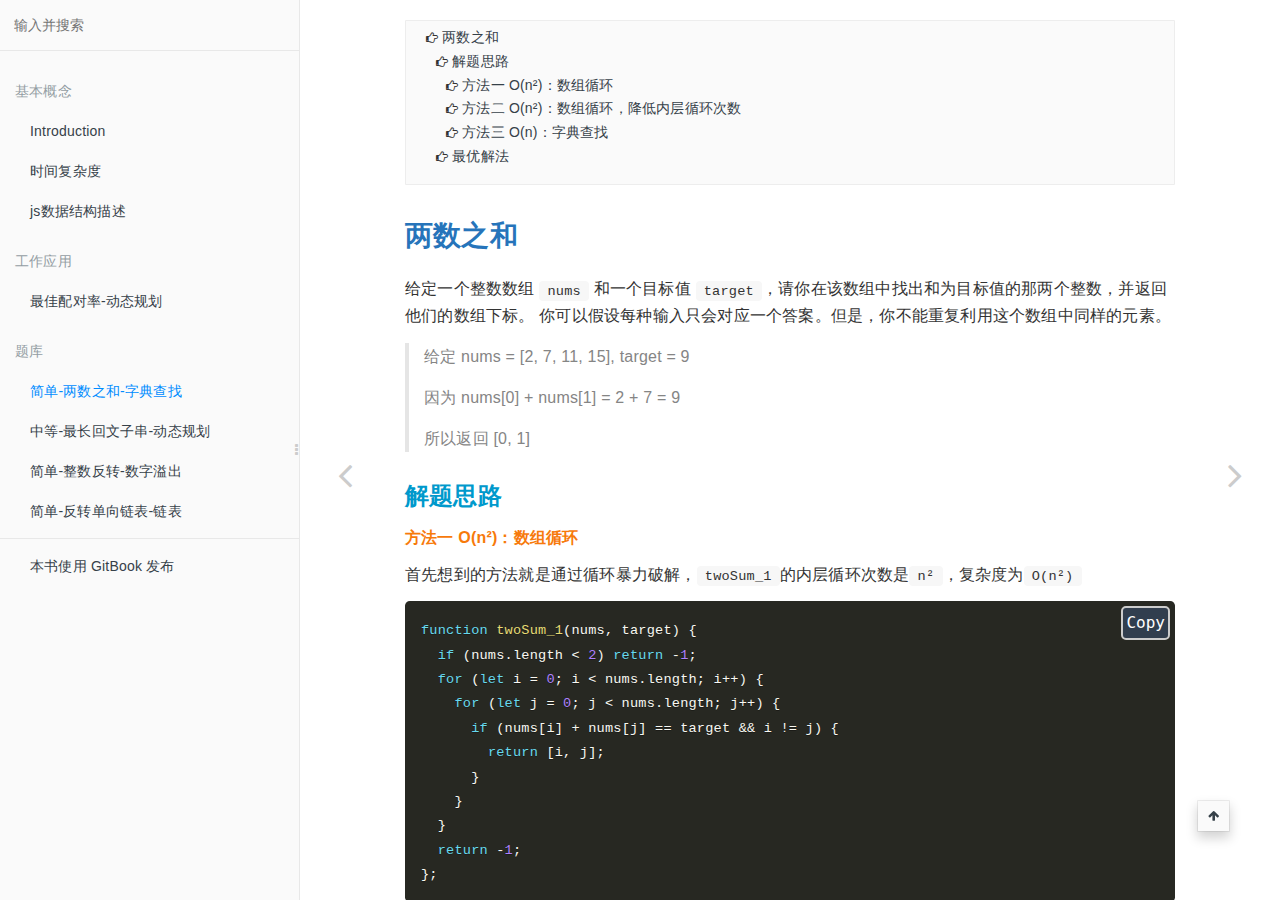
<file: question_bank/简单-两数之和-字典查找.html>
<!DOCTYPE HTML>
<html lang="zh-hans" >
    <head>
        <meta charset="UTF-8">
        <meta content="text/html; charset=utf-8" http-equiv="Content-Type">
        <title>简单-两数之和-字典查找 · leetcode 刷题</title>
        <meta http-equiv="X-UA-Compatible" content="IE=edge" />
        <meta name="description" content="">
        <meta name="generator" content="GitBook 3.2.3">
        <meta name="author" content="aaron">
        
        
    
    
    <link rel="stylesheet" href="../gitbook/style.css">

    
            
                
                <link rel="stylesheet" href="../gitbook/gitbook-plugin-search-plus/search.css">
                
            
                
                <link rel="stylesheet" href="../gitbook/gitbook-plugin-prism/prism-okaidia.css">
                
            
                
                <link rel="stylesheet" href="../gitbook/gitbook-plugin-tbfed-pagefooter/footer.css">
                
            
                
                <link rel="stylesheet" href="../gitbook/gitbook-plugin-advanced-emoji/emoji-website.css">
                
            
                
                <link rel="stylesheet" href="../gitbook/gitbook-plugin-splitter/splitter.css">
                
            
                
                <link rel="stylesheet" href="../gitbook/gitbook-plugin-mermaid-gb3/mermaid/mermaid.css">
                
            
                
                <link rel="stylesheet" href="https://maxcdn.bootstrapcdn.com/bootstrap/3.3.7/css/bootstrap.min.css">
                
            
                
                <link rel="stylesheet" href="../gitbook/gitbook-plugin-sectionx/sectionx.css">
                
            
                
                <link rel="stylesheet" href="../gitbook/gitbook-plugin-anchors/plugin.css">
                
            
                
                <link rel="stylesheet" href="../gitbook/gitbook-plugin-expandable-chapters/expandable-chapters.css">
                
            
                
                <link rel="stylesheet" href="../gitbook/gitbook-plugin-anchor-navigation-ex/style/plugin.css">
                
            
                
                <link rel="stylesheet" href="../gitbook/gitbook-plugin-emphasize/plugin.css">
                
            
                
                <link rel="stylesheet" href="../gitbook/gitbook-plugin-fancybox/jquery.fancybox.css">
                
            
                
                <link rel="stylesheet" href="../gitbook/gitbook-plugin-fancybox/jquery.fancybox-buttons.css">
                
            
                
                <link rel="stylesheet" href="../gitbook/gitbook-plugin-fontsettings/website.css">
                
            
                
                <link rel="stylesheet" href="../gitbook/gitbook-plugin-theme-comscore/test.css">
                
            
        

    

    
        
        <link rel="stylesheet" href="../styles/website.css">
        
    


    

        
    
    
    
    
    <meta name="HandheldFriendly" content="true"/>
    <meta name="viewport" content="width=device-width, initial-scale=1, user-scalable=no">
    <meta name="apple-mobile-web-app-capable" content="yes">
    <meta name="apple-mobile-web-app-status-bar-style" content="black">
    <link rel="apple-touch-icon-precomposed" sizes="152x152" href="../gitbook/images/apple-touch-icon-precomposed-152.png">
    <link rel="shortcut icon" href="../gitbook/images/favicon.ico" type="image/x-icon">

    
    <link rel="next" href="中等-最长回文子串-动态规划.html" />
    
    
    <link rel="prev" href="../work_accumulation/最佳配对率-动态规划.html" />
    

    
        <link rel="shortcut icon" href='../favicon.ico' type="image/x-icon">
    
    
        <link rel="bookmark" href='../favicon.ico' type="image/x-icon">
    
    
    

    <style>
    @media only screen and (max-width: 640px) {
        .book-header .hidden-mobile {
            display: none;
        }
    }
    </style>
    <script>
        window["gitbook-plugin-github-buttons"] = {"repo":"ifengzp/leetcode","types":["star"],"size":"small"};
    </script>

    </head>
    <body>
        
<div class="book">
    <div class="book-summary">
        
            
<div id="book-search-input" role="search">
    <input type="text" placeholder="输入并搜索" />
</div>

            
                <nav role="navigation">
                


<ul class="summary">
    
    

    

    
        
        <li class="header">基本概念</li>
        
        
    
        <li class="chapter " data-level="1.1" data-path="../">
            
                <a href="../">
            
                    
                    Introduction
            
                </a>
            

            
        </li>
    
        <li class="chapter " data-level="1.2" data-path="../basic_concept/time_complexity.html">
            
                <a href="../basic_concept/time_complexity.html">
            
                    
                    时间复杂度
            
                </a>
            

            
        </li>
    
        <li class="chapter " data-level="1.3" data-path="../basic_concept/js数据结构描述.html">
            
                <a href="../basic_concept/js数据结构描述.html">
            
                    
                    js数据结构描述
            
                </a>
            

            
        </li>
    

    
        
        <li class="header">工作应用</li>
        
        
    
        <li class="chapter " data-level="2.1" data-path="../work_accumulation/最佳配对率-动态规划.html">
            
                <a href="../work_accumulation/最佳配对率-动态规划.html">
            
                    
                    最佳配对率-动态规划
            
                </a>
            

            
        </li>
    

    
        
        <li class="header">题库</li>
        
        
    
        <li class="chapter active" data-level="3.1" data-path="简单-两数之和-字典查找.html">
            
                <a href="简单-两数之和-字典查找.html">
            
                    
                    简单-两数之和-字典查找
            
                </a>
            

            
        </li>
    
        <li class="chapter " data-level="3.2" data-path="中等-最长回文子串-动态规划.html">
            
                <a href="中等-最长回文子串-动态规划.html">
            
                    
                    中等-最长回文子串-动态规划
            
                </a>
            

            
        </li>
    
        <li class="chapter " data-level="3.3" data-path="简单-整数反转-数字溢出.html">
            
                <a href="简单-整数反转-数字溢出.html">
            
                    
                    简单-整数反转-数字溢出
            
                </a>
            

            
        </li>
    
        <li class="chapter " data-level="3.4" data-path="简单-反转单向链表-链表.html">
            
                <a href="简单-反转单向链表-链表.html">
            
                    
                    简单-反转单向链表-链表
            
                </a>
            

            
        </li>
    

    

    <li class="divider"></li>

    <li>
        <a href="https://www.gitbook.com" target="blank" class="gitbook-link">
            本书使用 GitBook 发布
        </a>
    </li>
</ul>


                </nav>
            
        
    </div>

    <div class="book-body">
        
            <div class="body-inner">
                
                    

<div class="book-header" role="navigation">
    

    <!-- Title -->
    <h1>
        <i class="fa fa-circle-o-notch fa-spin"></i>
        <a href=".." >简单-两数之和-字典查找</a>
    </h1>
</div>




                    <div class="page-wrapper" tabindex="-1" role="main">
                        <div class="page-inner">
                            
<div class="search-plus" id="book-search-results">
    <div class="search-noresults">
    
                                <section class="normal markdown-section">
                                
                                <div id="anchor-navigation-ex-pagetop-navbar"><ul><li><span class="title-icon fa fa-hand-o-right"></span><a href="#&#x4E24;&#x6570;&#x4E4B;&#x548C;"><b></b>&#x4E24;&#x6570;&#x4E4B;&#x548C;</a></li><ul><li><span class="title-icon fa fa-hand-o-right"></span><a href="#&#x89E3;&#x9898;&#x601D;&#x8DEF;"><b></b>&#x89E3;&#x9898;&#x601D;&#x8DEF;</a></li><ul><li><span class="title-icon fa fa-hand-o-right"></span><a href="#&#x65B9;&#x6CD5;&#x4E00;-on&#xB2;&#xFF1A;&#x6570;&#x7EC4;&#x5FAA;&#x73AF;"><b></b>&#x65B9;&#x6CD5;&#x4E00; O(n&#xB2;)&#xFF1A;&#x6570;&#x7EC4;&#x5FAA;&#x73AF;</a></li><li><span class="title-icon fa fa-hand-o-right"></span><a href="#&#x65B9;&#x6CD5;&#x4E8C;-on&#xB2;&#xFF1A;&#x6570;&#x7EC4;&#x5FAA;&#x73AF;&#xFF0C;&#x964D;&#x4F4E;&#x5185;&#x5C42;&#x5FAA;&#x73AF;&#x6B21;&#x6570;"><b></b>&#x65B9;&#x6CD5;&#x4E8C; O(n&#xB2;)&#xFF1A;&#x6570;&#x7EC4;&#x5FAA;&#x73AF;&#xFF0C;&#x964D;&#x4F4E;&#x5185;&#x5C42;&#x5FAA;&#x73AF;&#x6B21;&#x6570;</a></li><li><span class="title-icon fa fa-hand-o-right"></span><a href="#&#x65B9;&#x6CD5;&#x4E09;-on&#xFF1A;&#x5B57;&#x5178;&#x67E5;&#x627E;"><b></b>&#x65B9;&#x6CD5;&#x4E09; O(n)&#xFF1A;&#x5B57;&#x5178;&#x67E5;&#x627E;</a></li></ul><li><span class="title-icon fa fa-hand-o-right"></span><a href="#&#x6700;&#x4F18;&#x89E3;&#x6CD5;"><b></b>&#x6700;&#x4F18;&#x89E3;&#x6CD5;</a></li></ul></ul></div><a href="#&#x4E24;&#x6570;&#x4E4B;&#x548C;" id="anchorNavigationExGoTop"><i class="fa fa-arrow-up"></i></a><h1 id="&#x4E24;&#x6570;&#x4E4B;&#x548C;"><a name="&#x4E24;&#x6570;&#x4E4B;&#x548C;" class="anchor-navigation-ex-anchor" href="#&#x4E24;&#x6570;&#x4E4B;&#x548C;"><i class="fa fa-link" aria-hidden="true"></i></a><a name="&#x4E24;&#x6570;&#x4E4B;&#x548C;" class="plugin-anchor" href="#&#x4E24;&#x6570;&#x4E4B;&#x548C;"><i class="fa fa-link" aria-hidden="true"></i></a>&#x4E24;&#x6570;&#x4E4B;&#x548C;</h1>
<p>&#x7ED9;&#x5B9A;&#x4E00;&#x4E2A;&#x6574;&#x6570;&#x6570;&#x7EC4; <code>nums</code> &#x548C;&#x4E00;&#x4E2A;&#x76EE;&#x6807;&#x503C; <code>target</code>&#xFF0C;&#x8BF7;&#x4F60;&#x5728;&#x8BE5;&#x6570;&#x7EC4;&#x4E2D;&#x627E;&#x51FA;&#x548C;&#x4E3A;&#x76EE;&#x6807;&#x503C;&#x7684;&#x90A3;&#x4E24;&#x4E2A;&#x6574;&#x6570;&#xFF0C;&#x5E76;&#x8FD4;&#x56DE;&#x4ED6;&#x4EEC;&#x7684;&#x6570;&#x7EC4;&#x4E0B;&#x6807;&#x3002;
&#x4F60;&#x53EF;&#x4EE5;&#x5047;&#x8BBE;&#x6BCF;&#x79CD;&#x8F93;&#x5165;&#x53EA;&#x4F1A;&#x5BF9;&#x5E94;&#x4E00;&#x4E2A;&#x7B54;&#x6848;&#x3002;&#x4F46;&#x662F;&#xFF0C;&#x4F60;&#x4E0D;&#x80FD;&#x91CD;&#x590D;&#x5229;&#x7528;&#x8FD9;&#x4E2A;&#x6570;&#x7EC4;&#x4E2D;&#x540C;&#x6837;&#x7684;&#x5143;&#x7D20;&#x3002;</p>
<blockquote>
<p>&#x7ED9;&#x5B9A; nums = [2, 7, 11, 15], target = 9</p>
<p>&#x56E0;&#x4E3A; nums[0] + nums[1] = 2 + 7 = 9</p>
<p>&#x6240;&#x4EE5;&#x8FD4;&#x56DE; [0, 1]</p>
</blockquote>
<h2 id="&#x89E3;&#x9898;&#x601D;&#x8DEF;"><a name="&#x89E3;&#x9898;&#x601D;&#x8DEF;" class="anchor-navigation-ex-anchor" href="#&#x89E3;&#x9898;&#x601D;&#x8DEF;"><i class="fa fa-link" aria-hidden="true"></i></a><a name="&#x89E3;&#x9898;&#x601D;&#x8DEF;" class="plugin-anchor" href="#&#x89E3;&#x9898;&#x601D;&#x8DEF;"><i class="fa fa-link" aria-hidden="true"></i></a>&#x89E3;&#x9898;&#x601D;&#x8DEF;</h2>
<h3 id="&#x65B9;&#x6CD5;&#x4E00;-on&#xB2;&#xFF1A;&#x6570;&#x7EC4;&#x5FAA;&#x73AF;"><a name="&#x65B9;&#x6CD5;&#x4E00;-on&#xB2;&#xFF1A;&#x6570;&#x7EC4;&#x5FAA;&#x73AF;" class="anchor-navigation-ex-anchor" href="#&#x65B9;&#x6CD5;&#x4E00;-on&#xB2;&#xFF1A;&#x6570;&#x7EC4;&#x5FAA;&#x73AF;"><i class="fa fa-link" aria-hidden="true"></i></a><a name="&#x65B9;&#x6CD5;&#x4E00;-on&#xB2;&#xFF1A;&#x6570;&#x7EC4;&#x5FAA;&#x73AF;" class="plugin-anchor" href="#&#x65B9;&#x6CD5;&#x4E00;-on&#xB2;&#xFF1A;&#x6570;&#x7EC4;&#x5FAA;&#x73AF;"><i class="fa fa-link" aria-hidden="true"></i></a>&#x65B9;&#x6CD5;&#x4E00; O(n&#xB2;)&#xFF1A;&#x6570;&#x7EC4;&#x5FAA;&#x73AF;</h3>
<p>&#x9996;&#x5148;&#x60F3;&#x5230;&#x7684;&#x65B9;&#x6CD5;&#x5C31;&#x662F;&#x901A;&#x8FC7;&#x5FAA;&#x73AF;&#x66B4;&#x529B;&#x7834;&#x89E3;&#xFF0C;<code>twoSum_1</code>&#x7684;&#x5185;&#x5C42;&#x5FAA;&#x73AF;&#x6B21;&#x6570;&#x662F;<code>n&#xB2;</code>&#xFF0C;&#x590D;&#x6742;&#x5EA6;&#x4E3A;<code>O(n&#xB2;)</code></p>
<pre class="language-"><code class="lang-js"><span class="token keyword">function</span> <span class="token function">twoSum_1</span><span class="token punctuation">(</span><span class="token parameter">nums<span class="token punctuation">,</span> target</span><span class="token punctuation">)</span> <span class="token punctuation">{</span>
  <span class="token keyword">if</span> <span class="token punctuation">(</span>nums<span class="token punctuation">.</span>length <span class="token operator">&lt;</span> <span class="token number">2</span><span class="token punctuation">)</span> <span class="token keyword">return</span> <span class="token operator">-</span><span class="token number">1</span><span class="token punctuation">;</span>
  <span class="token keyword">for</span> <span class="token punctuation">(</span><span class="token keyword">let</span> i <span class="token operator">=</span> <span class="token number">0</span><span class="token punctuation">;</span> i <span class="token operator">&lt;</span> nums<span class="token punctuation">.</span>length<span class="token punctuation">;</span> i<span class="token operator">++</span><span class="token punctuation">)</span> <span class="token punctuation">{</span>
    <span class="token keyword">for</span> <span class="token punctuation">(</span><span class="token keyword">let</span> j <span class="token operator">=</span> <span class="token number">0</span><span class="token punctuation">;</span> j <span class="token operator">&lt;</span> nums<span class="token punctuation">.</span>length<span class="token punctuation">;</span> j<span class="token operator">++</span><span class="token punctuation">)</span> <span class="token punctuation">{</span>
      <span class="token keyword">if</span> <span class="token punctuation">(</span>nums<span class="token punctuation">[</span>i<span class="token punctuation">]</span> <span class="token operator">+</span> nums<span class="token punctuation">[</span>j<span class="token punctuation">]</span> <span class="token operator">==</span> target <span class="token operator">&amp;&amp;</span> i <span class="token operator">!=</span> j<span class="token punctuation">)</span> <span class="token punctuation">{</span>
        <span class="token keyword">return</span> <span class="token punctuation">[</span>i<span class="token punctuation">,</span> j<span class="token punctuation">]</span><span class="token punctuation">;</span>
      <span class="token punctuation">}</span>
    <span class="token punctuation">}</span>
  <span class="token punctuation">}</span>
  <span class="token keyword">return</span> <span class="token operator">-</span><span class="token number">1</span><span class="token punctuation">;</span>
<span class="token punctuation">}</span><span class="token punctuation">;</span>
</code></pre>
<h3 id="&#x65B9;&#x6CD5;&#x4E8C;-on&#xB2;&#xFF1A;&#x6570;&#x7EC4;&#x5FAA;&#x73AF;&#xFF0C;&#x964D;&#x4F4E;&#x5185;&#x5C42;&#x5FAA;&#x73AF;&#x6B21;&#x6570;"><a name="&#x65B9;&#x6CD5;&#x4E8C;-on&#xB2;&#xFF1A;&#x6570;&#x7EC4;&#x5FAA;&#x73AF;&#xFF0C;&#x964D;&#x4F4E;&#x5185;&#x5C42;&#x5FAA;&#x73AF;&#x6B21;&#x6570;" class="anchor-navigation-ex-anchor" href="#&#x65B9;&#x6CD5;&#x4E8C;-on&#xB2;&#xFF1A;&#x6570;&#x7EC4;&#x5FAA;&#x73AF;&#xFF0C;&#x964D;&#x4F4E;&#x5185;&#x5C42;&#x5FAA;&#x73AF;&#x6B21;&#x6570;"><i class="fa fa-link" aria-hidden="true"></i></a><a name="&#x65B9;&#x6CD5;&#x4E8C;-on&#xB2;&#xFF1A;&#x6570;&#x7EC4;&#x5FAA;&#x73AF;&#xFF0C;&#x964D;&#x4F4E;&#x5185;&#x5C42;&#x5FAA;&#x73AF;&#x6B21;&#x6570;" class="plugin-anchor" href="#&#x65B9;&#x6CD5;&#x4E8C;-on&#xB2;&#xFF1A;&#x6570;&#x7EC4;&#x5FAA;&#x73AF;&#xFF0C;&#x964D;&#x4F4E;&#x5185;&#x5C42;&#x5FAA;&#x73AF;&#x6B21;&#x6570;"><i class="fa fa-link" aria-hidden="true"></i></a>&#x65B9;&#x6CD5;&#x4E8C; O(n&#xB2;)&#xFF1A;&#x6570;&#x7EC4;&#x5FAA;&#x73AF;&#xFF0C;&#x964D;&#x4F4E;&#x5185;&#x5C42;&#x5FAA;&#x73AF;&#x6B21;&#x6570;</h3>
<p>&#x4FEE;&#x6539;&#x540E;&#x7684;<code>twoSum_2</code>&#x867D;&#x7136;&#x590D;&#x6742;&#x5EA6;&#x8FD8;&#x662F;<code>O(n&#xB2;)</code>&#xFF0C;&#x4F46;&#x662F;&#x5B83;&#x7684;&#x5185;&#x5C42;&#x5FAA;&#x73AF;&#x6B21;&#x6570;&#x662F;<code>(n-1)n/2</code>&#xFF0C;&#x6027;&#x80FD;&#x66F4;&#x4F18;</p>
<pre class="language-"><code class="lang-js"><span class="token keyword">function</span> <span class="token function">twoSum_2</span><span class="token punctuation">(</span><span class="token parameter">nums<span class="token punctuation">,</span> target</span><span class="token punctuation">)</span> <span class="token punctuation">{</span>
  <span class="token keyword">if</span> <span class="token punctuation">(</span>nums<span class="token punctuation">.</span>length <span class="token operator">&lt;</span> <span class="token number">2</span><span class="token punctuation">)</span> <span class="token keyword">return</span> <span class="token operator">-</span><span class="token number">1</span><span class="token punctuation">;</span>
  <span class="token keyword">for</span> <span class="token punctuation">(</span><span class="token keyword">let</span> i <span class="token operator">=</span> <span class="token number">0</span><span class="token punctuation">;</span> i <span class="token operator">&lt;</span> nums<span class="token punctuation">.</span>length<span class="token punctuation">;</span> i<span class="token operator">++</span><span class="token punctuation">)</span> <span class="token punctuation">{</span>
    <span class="token keyword">for</span> <span class="token punctuation">(</span><span class="token keyword">let</span> j <span class="token operator">=</span> i <span class="token operator">+</span> <span class="token number">1</span><span class="token punctuation">;</span> j <span class="token operator">&lt;</span> nums<span class="token punctuation">.</span>length<span class="token punctuation">;</span> j<span class="token operator">++</span><span class="token punctuation">)</span> <span class="token punctuation">{</span>
      <span class="token keyword">if</span> <span class="token punctuation">(</span>nums<span class="token punctuation">[</span>i<span class="token punctuation">]</span> <span class="token operator">+</span> nums<span class="token punctuation">[</span>j<span class="token punctuation">]</span> <span class="token operator">==</span> target<span class="token punctuation">)</span> <span class="token punctuation">{</span>
        <span class="token keyword">return</span> <span class="token punctuation">[</span>i<span class="token punctuation">,</span> j<span class="token punctuation">]</span><span class="token punctuation">;</span>
      <span class="token punctuation">}</span>
    <span class="token punctuation">}</span>
  <span class="token punctuation">}</span>
  <span class="token keyword">return</span> <span class="token operator">-</span><span class="token number">1</span><span class="token punctuation">;</span>
<span class="token punctuation">}</span><span class="token punctuation">;</span>
</code></pre>
<h3 id="&#x65B9;&#x6CD5;&#x4E09;-on&#xFF1A;&#x5B57;&#x5178;&#x67E5;&#x627E;"><a name="&#x65B9;&#x6CD5;&#x4E09;-on&#xFF1A;&#x5B57;&#x5178;&#x67E5;&#x627E;" class="anchor-navigation-ex-anchor" href="#&#x65B9;&#x6CD5;&#x4E09;-on&#xFF1A;&#x5B57;&#x5178;&#x67E5;&#x627E;"><i class="fa fa-link" aria-hidden="true"></i></a><a name="&#x65B9;&#x6CD5;&#x4E09;-on&#xFF1A;&#x5B57;&#x5178;&#x67E5;&#x627E;" class="plugin-anchor" href="#&#x65B9;&#x6CD5;&#x4E09;-on&#xFF1A;&#x5B57;&#x5178;&#x67E5;&#x627E;"><i class="fa fa-link" aria-hidden="true"></i></a>&#x65B9;&#x6CD5;&#x4E09; O(n)&#xFF1A;&#x5B57;&#x5178;&#x67E5;&#x627E;</h3>
<p>&#x6570;&#x7EC4;&#x904D;&#x5386;&#x67E5;&#x627E;&#x548C;&#x5B57;&#x5178;&#x67E5;&#x627E;&#x7684;&#x65F6;&#x95F4;&#x590D;&#x6742;&#x5EA6;&#x662F;&#x4E0D;&#x4E00;&#x6837;&#x7684;&#xFF0C;for&#x5FAA;&#x73AF;&#x7684;&#x590D;&#x6742;&#x5EA6;&#x662F;<code>O(n)</code>&#xFF0C;&#x800C;&#x5B57;&#x5178;&#x67E5;&#x627E;&#x7684;&#x590D;&#x6742;&#x5EA6;&#x662F;<code>O(1)</code>&#xFF0C;&#x56E0;&#x6B64;&#x628A;&#x6570;&#x636E;&#x7ED3;&#x6784;&#x4ECE;&#x6570;&#x7EC4;&#x6539;&#x4E3A;<code>Set</code>&#x4E4B;&#x540E;&#x53EF;&#x4EE5;&#x628A;&#x65F6;&#x95F4;&#x590D;&#x6742;&#x5EA6;&#x964D;&#x4F4E;&#x4E00;&#x4E2A;&#x7EF4;&#x5EA6;&#x3002;&#x540C;&#x6837;<code>twoSum_4</code>&#x548C;<code>twoSum_3</code>&#x867D;&#x7136;&#x590D;&#x6742;&#x5EA6;&#x90FD;&#x662F;O(n)&#xFF0C;&#x4F46;&#x662F;<code>twoSum_4</code>&#x7684;&#x5FAA;&#x73AF;&#x6B21;&#x6570;&#x66F4;&#x5C11;&#xFF0C;&#x89E3;&#x6CD5;&#x66F4;&#x4F18;</p>
<pre class="language-"><code class="lang-js"><span class="token keyword">function</span> <span class="token function">twoSum_3</span><span class="token punctuation">(</span><span class="token parameter">nums<span class="token punctuation">,</span> target</span><span class="token punctuation">)</span> <span class="token punctuation">{</span>
  <span class="token keyword">let</span> <span class="token keyword">set</span> <span class="token operator">=</span> <span class="token keyword">new</span> <span class="token class-name">Set</span><span class="token punctuation">(</span><span class="token punctuation">)</span><span class="token punctuation">;</span>
  <span class="token keyword">for</span> <span class="token punctuation">(</span><span class="token keyword">let</span> i <span class="token operator">=</span> <span class="token number">0</span><span class="token punctuation">;</span> i <span class="token operator">&lt;</span> nums<span class="token punctuation">.</span>length<span class="token punctuation">;</span> i<span class="token operator">++</span><span class="token punctuation">)</span> <span class="token punctuation">{</span>
    <span class="token keyword">set</span><span class="token punctuation">[</span>nums<span class="token punctuation">[</span>i<span class="token punctuation">]</span><span class="token punctuation">]</span> <span class="token operator">=</span> i<span class="token punctuation">;</span>
  <span class="token punctuation">}</span>
  <span class="token keyword">for</span> <span class="token punctuation">(</span><span class="token keyword">let</span> j <span class="token operator">=</span> <span class="token number">0</span><span class="token punctuation">;</span> j <span class="token operator">&lt;</span> nums<span class="token punctuation">.</span>length<span class="token punctuation">;</span> j<span class="token operator">++</span><span class="token punctuation">)</span> <span class="token punctuation">{</span>
    <span class="token keyword">let</span> num <span class="token operator">=</span> <span class="token keyword">set</span><span class="token punctuation">[</span>target <span class="token operator">-</span> nums<span class="token punctuation">[</span>j<span class="token punctuation">]</span><span class="token punctuation">]</span><span class="token punctuation">;</span>
    <span class="token keyword">if</span> <span class="token punctuation">(</span>num <span class="token operator">&amp;&amp;</span> num <span class="token operator">!=</span> j<span class="token punctuation">)</span> <span class="token punctuation">{</span>
      <span class="token keyword">return</span> <span class="token punctuation">[</span>num<span class="token punctuation">,</span> j<span class="token punctuation">]</span><span class="token punctuation">;</span>
    <span class="token punctuation">}</span>
  <span class="token punctuation">}</span>
  <span class="token keyword">return</span> <span class="token operator">-</span><span class="token number">1</span><span class="token punctuation">;</span>
<span class="token punctuation">}</span><span class="token punctuation">;</span>

<span class="token keyword">function</span> <span class="token function">twoSum_4</span><span class="token punctuation">(</span><span class="token parameter">nums<span class="token punctuation">,</span> target</span><span class="token punctuation">)</span> <span class="token punctuation">{</span>
  <span class="token keyword">let</span> map <span class="token operator">=</span> <span class="token keyword">new</span> <span class="token class-name">Map</span><span class="token punctuation">(</span><span class="token punctuation">)</span><span class="token punctuation">;</span>
  <span class="token keyword">for</span> <span class="token punctuation">(</span><span class="token keyword">let</span> i <span class="token operator">=</span> <span class="token number">0</span><span class="token punctuation">;</span> i <span class="token operator">&lt;</span> nums<span class="token punctuation">.</span>length<span class="token punctuation">;</span> i<span class="token operator">++</span><span class="token punctuation">)</span> <span class="token punctuation">{</span>
    <span class="token keyword">let</span> dif <span class="token operator">=</span> target <span class="token operator">-</span> nums<span class="token punctuation">[</span>i<span class="token punctuation">]</span><span class="token punctuation">;</span>
    <span class="token keyword">if</span> <span class="token punctuation">(</span>map<span class="token punctuation">.</span><span class="token function">has</span><span class="token punctuation">(</span>dif<span class="token punctuation">)</span><span class="token punctuation">)</span> <span class="token punctuation">{</span>
      <span class="token keyword">return</span> <span class="token punctuation">[</span>map<span class="token punctuation">.</span><span class="token function">get</span><span class="token punctuation">(</span>dif<span class="token punctuation">)</span><span class="token punctuation">,</span> i<span class="token punctuation">]</span><span class="token punctuation">;</span>
    <span class="token punctuation">}</span>
    map<span class="token punctuation">.</span><span class="token function">set</span><span class="token punctuation">(</span>nums<span class="token punctuation">[</span>i<span class="token punctuation">]</span><span class="token punctuation">,</span> i<span class="token punctuation">)</span><span class="token punctuation">;</span>
  <span class="token punctuation">}</span>
  <span class="token keyword">return</span> <span class="token operator">-</span><span class="token number">1</span><span class="token punctuation">;</span>
<span class="token punctuation">}</span><span class="token punctuation">;</span>
</code></pre>
<h2 id="&#x6700;&#x4F18;&#x89E3;&#x6CD5;"><a name="&#x6700;&#x4F18;&#x89E3;&#x6CD5;" class="anchor-navigation-ex-anchor" href="#&#x6700;&#x4F18;&#x89E3;&#x6CD5;"><i class="fa fa-link" aria-hidden="true"></i></a><a name="&#x6700;&#x4F18;&#x89E3;&#x6CD5;" class="plugin-anchor" href="#&#x6700;&#x4F18;&#x89E3;&#x6CD5;"><i class="fa fa-link" aria-hidden="true"></i></a>&#x6700;&#x4F18;&#x89E3;&#x6CD5;</h2>
<p>&#x5F53;&#x628A;&#x6D4B;&#x8BD5;&#x6570;&#x7EC4;&#x7684;&#x957F;&#x5EA6;&#x8BBE;&#x7F6E;&#x4E3A;<code>10000</code>&#x4E4B;&#x540E;&#xFF0C;&#x5728;&#x6211;&#x672C;&#x5730;&#x73AF;&#x5883;&#x4E0B;&#x5206;&#x522B;&#x6D4B;&#x5F97;&#x4E0A;&#x8FF0;&#x56DB;&#x4E2A;&#x51FD;&#x6570;&#x7684;&#x7528;&#x65F6;&#x4E3A;<strong>2827.761ms</strong>&#x3001;<strong>1005.871ms</strong>&#x3001;<strong>8.863ms</strong>&#x3001;<strong>3.739ms</strong>&#xFF0C;<code>twoSum_4</code>&#x89E3;&#x6CD5;&#x6700;&#x4F18;</p>
<ul>
<li>&#x5B57;&#x5178;&#x67E5;&#x627E;&#x7684;&#x590D;&#x6742;&#x5EA6;&#x4E3A;O(n)&#xFF0C;&#x6570;&#x7EC4;&#x904D;&#x5386;&#x67E5;&#x627E;&#x7684;&#x590D;&#x6742;&#x5EA6;&#x4E3A;O(1)&#xFF0C;&#x5B57;&#x5178;&#x67E5;&#x627E;&#x66F4;&#x4F18;</li>
<li>&#x540C;&#x7B49;&#x590D;&#x6742;&#x5EA6;&#x7684;&#x89E3;&#x6CD5;&#x4E0B;&#x8FD8;&#x53EF;&#x4EE5;&#x4F18;&#x5316;&#x5FAA;&#x73AF;&#x6B21;&#x6570;</li>
</ul>
<footer class="page-footer"><span class="copyright">powered by Gitbook</span><span class="footer-modification">&#x8BE5;&#x6587;&#x4EF6;&#x4FEE;&#x8BA2;&#x65F6;&#x95F4;&#xFF1A;
2020-02-08 13:00:39
</span></footer>
                                
                                </section>
                            
    </div>
    <div class="search-results">
        <div class="has-results">
            
            <h1 class="search-results-title"><span class='search-results-count'></span> results matching "<span class='search-query'></span>"</h1>
            <ul class="search-results-list"></ul>
            
        </div>
        <div class="no-results">
            
            <h1 class="search-results-title">No results matching "<span class='search-query'></span>"</h1>
            
        </div>
    </div>
</div>

                        </div>
                    </div>
                
            </div>

            
                
                <a href="../work_accumulation/最佳配对率-动态规划.html" class="navigation navigation-prev " aria-label="Previous page: 最佳配对率-动态规划">
                    <i class="fa fa-angle-left"></i>
                </a>
                
                
                <a href="中等-最长回文子串-动态规划.html" class="navigation navigation-next " aria-label="Next page: 中等-最长回文子串-动态规划">
                    <i class="fa fa-angle-right"></i>
                </a>
                
            
        
    </div>

    <script>
        var gitbook = gitbook || [];
        gitbook.push(function() {
            gitbook.page.hasChanged({"page":{"title":"简单-两数之和-字典查找","level":"3.1","depth":1,"next":{"title":"中等-最长回文子串-动态规划","level":"3.2","depth":1,"path":"question_bank/中等-最长回文子串-动态规划.md","ref":"question_bank/中等-最长回文子串-动态规划.md","articles":[]},"previous":{"title":"最佳配对率-动态规划","level":"2.1","depth":1,"path":"work_accumulation/最佳配对率-动态规划.md","ref":"work_accumulation/最佳配对率-动态规划.md","articles":[]},"dir":"ltr"},"config":{"plugins":["-lunr","-search","search-plus","-highlight","prism","github@^2.0.0","github-buttons@2.1.0","favicon@^0.0.2","todo@^0.1.3","edit-link@^2.0.2","tbfed-pagefooter@^0.0.1","advanced-emoji","splitter","mermaid-gb3","puml","-sharing","sectionx","anchors","copy-code-button","theme-comscore","expandable-chapters","anchor-navigation-ex","emphasize","fancybox"],"styles":{"website":"styles/website.css"},"pluginsConfig":{"tbfed-pagefooter":{"copyright":"","modify_label":"该文件修订时间：","modify_format":"YYYY-MM-DD HH:mm:ss"},"prism":{"css":["prismjs/themes/prism-okaidia.css"]},"fancybox":{"helpers":{"buttons":{}}},"emphasize":{},"github":{"url":"https://github.com/ifengzp/leetcode"},"puml":{},"todo":{},"splitter":{},"fontsettings":{"theme":"white","family":"sans","size":2},"sectionx":{"tag":"b"},"mermaid-gb3":{},"anchor-navigation-ex":{"associatedWithSummary":true,"float":{"floatIcon":"fa fa-navicon","level1Icon":"","level2Icon":"","level3Icon":"","showLevelIcon":false},"mode":"pageTop","multipleH1":true,"pageTop":{"level1Icon":"fa fa-hand-o-right","level2Icon":"fa fa-hand-o-right","level3Icon":"fa fa-hand-o-right","showLevelIcon":true},"printLog":false,"showGoTop":true,"showLevel":false},"favicon":{"shortcut":"favicon.ico","bookmark":"favicon.ico"},"theme-comscore":{},"github-buttons":{"repo":"ifengzp/leetcode","types":["star"],"size":"small"},"copy-code-button":{},"advanced-emoji":{"embedEmojis":false},"edit-link":{"label":"编辑本页","base":"https://github.com/ifengzp/leetcode/tree/master"},"theme-default":{"styles":{"website":"styles/website.css","pdf":"styles/pdf.css","epub":"styles/epub.css","mobi":"styles/mobi.css","ebook":"styles/ebook.css","print":"styles/print.css"},"showLevel":false},"anchors":{},"expandable-chapters":{},"search-plus":{}},"theme":"default","author":"aaron","pdf":{"pageNumbers":true,"fontSize":12,"fontFamily":"Arial","paperSize":"a4","chapterMark":"pagebreak","pageBreaksBefore":"/","margin":{"right":62,"left":62,"top":56,"bottom":56}},"structure":{"langs":"LANGS.md","readme":"README.md","glossary":"GLOSSARY.md","summary":"SUMMARY.md"},"variables":{},"title":"leetcode 刷题","language":"zh-hans","output.name":"site","gitbook":"3.2.3","description":"记录LeetCode刷题的过程"},"file":{"path":"question_bank/简单-两数之和-字典查找.md","mtime":"2020-02-08T05:00:39.001Z","type":"markdown"},"gitbook":{"version":"3.2.3","time":"2020-02-08T05:21:39.553Z"},"basePath":"..","book":{"language":""}});
        });
    </script>
</div>

        
    
    <script src="../gitbook/gitbook.js"></script>
    <script src="../gitbook/theme.js"></script>
    
        
        <script src="../gitbook/gitbook-plugin-search-plus/jquery.mark.min.js"></script>
        
    
        
        <script src="../gitbook/gitbook-plugin-search-plus/search.js"></script>
        
    
        
        <script src="../gitbook/gitbook-plugin-github/plugin.js"></script>
        
    
        
        <script src="../gitbook/gitbook-plugin-github-buttons/plugin.js"></script>
        
    
        
        <script src="../gitbook/gitbook-plugin-edit-link/plugin.js"></script>
        
    
        
        <script src="../gitbook/gitbook-plugin-splitter/splitter.js"></script>
        
    
        
        <script src="../gitbook/gitbook-plugin-mermaid-gb3/book/plugin.js"></script>
        
    
        
        <script src="https://maxcdn.bootstrapcdn.com/bootstrap/3.3.7/js/bootstrap.min.js"></script>
        
    
        
        <script src="../gitbook/gitbook-plugin-sectionx/sectionx.js"></script>
        
    
        
        <script src="../gitbook/gitbook-plugin-copy-code-button/toggle.js"></script>
        
    
        
        <script src="../gitbook/gitbook-plugin-expandable-chapters/expandable-chapters.js"></script>
        
    
        
        <script src="../gitbook/gitbook-plugin-fancybox/jquery.min.js"></script>
        
    
        
        <script src="../gitbook/gitbook-plugin-fancybox/jquery.mousewheel.pack.js"></script>
        
    
        
        <script src="../gitbook/gitbook-plugin-fancybox/jquery.fancybox.pack.js"></script>
        
    
        
        <script src="../gitbook/gitbook-plugin-fancybox/jquery.fancybox-buttons.js"></script>
        
    
        
        <script src="../gitbook/gitbook-plugin-fancybox/plugin.js"></script>
        
    
        
        <script src="../gitbook/gitbook-plugin-fontsettings/fontsettings.js"></script>
        
    
        
        <script src="../gitbook/gitbook-plugin-theme-comscore/test.js"></script>
        
    

    <script src="../gitbook/gitbook-plugin-mermaid-gb3/mermaid/mermaid.min.js"></script>

    </body>
</html>
</file>
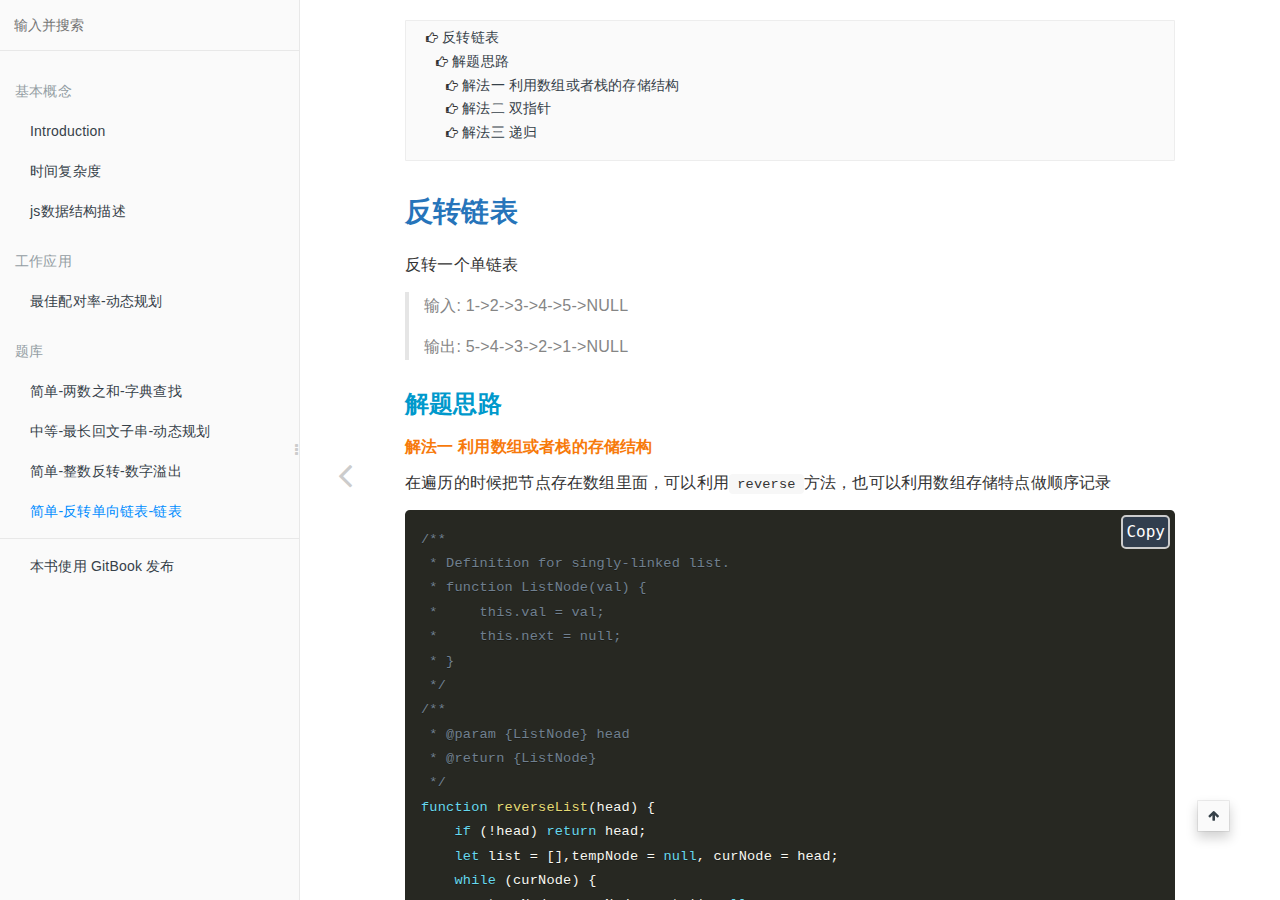
<file: question_bank/简单-反转单向链表-链表.html>
<!DOCTYPE HTML>
<html lang="zh-hans" >
    <head>
        <meta charset="UTF-8">
        <meta content="text/html; charset=utf-8" http-equiv="Content-Type">
        <title>简单-反转单向链表-链表 · leetcode 刷题</title>
        <meta http-equiv="X-UA-Compatible" content="IE=edge" />
        <meta name="description" content="">
        <meta name="generator" content="GitBook 3.2.3">
        <meta name="author" content="aaron">
        
        
    
    
    <link rel="stylesheet" href="../gitbook/style.css">

    
            
                
                <link rel="stylesheet" href="../gitbook/gitbook-plugin-search-plus/search.css">
                
            
                
                <link rel="stylesheet" href="../gitbook/gitbook-plugin-prism/prism-okaidia.css">
                
            
                
                <link rel="stylesheet" href="../gitbook/gitbook-plugin-tbfed-pagefooter/footer.css">
                
            
                
                <link rel="stylesheet" href="../gitbook/gitbook-plugin-advanced-emoji/emoji-website.css">
                
            
                
                <link rel="stylesheet" href="../gitbook/gitbook-plugin-splitter/splitter.css">
                
            
                
                <link rel="stylesheet" href="../gitbook/gitbook-plugin-mermaid-gb3/mermaid/mermaid.css">
                
            
                
                <link rel="stylesheet" href="https://maxcdn.bootstrapcdn.com/bootstrap/3.3.7/css/bootstrap.min.css">
                
            
                
                <link rel="stylesheet" href="../gitbook/gitbook-plugin-sectionx/sectionx.css">
                
            
                
                <link rel="stylesheet" href="../gitbook/gitbook-plugin-anchors/plugin.css">
                
            
                
                <link rel="stylesheet" href="../gitbook/gitbook-plugin-expandable-chapters/expandable-chapters.css">
                
            
                
                <link rel="stylesheet" href="../gitbook/gitbook-plugin-anchor-navigation-ex/style/plugin.css">
                
            
                
                <link rel="stylesheet" href="../gitbook/gitbook-plugin-emphasize/plugin.css">
                
            
                
                <link rel="stylesheet" href="../gitbook/gitbook-plugin-fancybox/jquery.fancybox.css">
                
            
                
                <link rel="stylesheet" href="../gitbook/gitbook-plugin-fancybox/jquery.fancybox-buttons.css">
                
            
                
                <link rel="stylesheet" href="../gitbook/gitbook-plugin-fontsettings/website.css">
                
            
                
                <link rel="stylesheet" href="../gitbook/gitbook-plugin-theme-comscore/test.css">
                
            
        

    

    
        
        <link rel="stylesheet" href="../styles/website.css">
        
    


    

        
    
    
    
    
    <meta name="HandheldFriendly" content="true"/>
    <meta name="viewport" content="width=device-width, initial-scale=1, user-scalable=no">
    <meta name="apple-mobile-web-app-capable" content="yes">
    <meta name="apple-mobile-web-app-status-bar-style" content="black">
    <link rel="apple-touch-icon-precomposed" sizes="152x152" href="../gitbook/images/apple-touch-icon-precomposed-152.png">
    <link rel="shortcut icon" href="../gitbook/images/favicon.ico" type="image/x-icon">

    
    
    <link rel="prev" href="简单-整数反转-数字溢出.html" />
    

    
        <link rel="shortcut icon" href='../favicon.ico' type="image/x-icon">
    
    
        <link rel="bookmark" href='../favicon.ico' type="image/x-icon">
    
    
    

    <style>
    @media only screen and (max-width: 640px) {
        .book-header .hidden-mobile {
            display: none;
        }
    }
    </style>
    <script>
        window["gitbook-plugin-github-buttons"] = {"repo":"ifengzp/leetcode","types":["star"],"size":"small"};
    </script>

    </head>
    <body>
        
<div class="book">
    <div class="book-summary">
        
            
<div id="book-search-input" role="search">
    <input type="text" placeholder="输入并搜索" />
</div>

            
                <nav role="navigation">
                


<ul class="summary">
    
    

    

    
        
        <li class="header">基本概念</li>
        
        
    
        <li class="chapter " data-level="1.1" data-path="../">
            
                <a href="../">
            
                    
                    Introduction
            
                </a>
            

            
        </li>
    
        <li class="chapter " data-level="1.2" data-path="../basic_concept/time_complexity.html">
            
                <a href="../basic_concept/time_complexity.html">
            
                    
                    时间复杂度
            
                </a>
            

            
        </li>
    
        <li class="chapter " data-level="1.3" data-path="../basic_concept/js数据结构描述.html">
            
                <a href="../basic_concept/js数据结构描述.html">
            
                    
                    js数据结构描述
            
                </a>
            

            
        </li>
    

    
        
        <li class="header">工作应用</li>
        
        
    
        <li class="chapter " data-level="2.1" data-path="../work_accumulation/最佳配对率-动态规划.html">
            
                <a href="../work_accumulation/最佳配对率-动态规划.html">
            
                    
                    最佳配对率-动态规划
            
                </a>
            

            
        </li>
    

    
        
        <li class="header">题库</li>
        
        
    
        <li class="chapter " data-level="3.1" data-path="简单-两数之和-字典查找.html">
            
                <a href="简单-两数之和-字典查找.html">
            
                    
                    简单-两数之和-字典查找
            
                </a>
            

            
        </li>
    
        <li class="chapter " data-level="3.2" data-path="中等-最长回文子串-动态规划.html">
            
                <a href="中等-最长回文子串-动态规划.html">
            
                    
                    中等-最长回文子串-动态规划
            
                </a>
            

            
        </li>
    
        <li class="chapter " data-level="3.3" data-path="简单-整数反转-数字溢出.html">
            
                <a href="简单-整数反转-数字溢出.html">
            
                    
                    简单-整数反转-数字溢出
            
                </a>
            

            
        </li>
    
        <li class="chapter active" data-level="3.4" data-path="简单-反转单向链表-链表.html">
            
                <a href="简单-反转单向链表-链表.html">
            
                    
                    简单-反转单向链表-链表
            
                </a>
            

            
        </li>
    

    

    <li class="divider"></li>

    <li>
        <a href="https://www.gitbook.com" target="blank" class="gitbook-link">
            本书使用 GitBook 发布
        </a>
    </li>
</ul>


                </nav>
            
        
    </div>

    <div class="book-body">
        
            <div class="body-inner">
                
                    

<div class="book-header" role="navigation">
    

    <!-- Title -->
    <h1>
        <i class="fa fa-circle-o-notch fa-spin"></i>
        <a href=".." >简单-反转单向链表-链表</a>
    </h1>
</div>




                    <div class="page-wrapper" tabindex="-1" role="main">
                        <div class="page-inner">
                            
<div class="search-plus" id="book-search-results">
    <div class="search-noresults">
    
                                <section class="normal markdown-section">
                                
                                <div id="anchor-navigation-ex-pagetop-navbar"><ul><li><span class="title-icon fa fa-hand-o-right"></span><a href="#&#x53CD;&#x8F6C;&#x94FE;&#x8868;"><b></b>&#x53CD;&#x8F6C;&#x94FE;&#x8868;</a></li><ul><li><span class="title-icon fa fa-hand-o-right"></span><a href="#&#x89E3;&#x9898;&#x601D;&#x8DEF;"><b></b>&#x89E3;&#x9898;&#x601D;&#x8DEF;</a></li><ul><li><span class="title-icon fa fa-hand-o-right"></span><a href="#&#x89E3;&#x6CD5;&#x4E00;-&#x5229;&#x7528;&#x6570;&#x7EC4;&#x6216;&#x8005;&#x6808;&#x7684;&#x5B58;&#x50A8;&#x7ED3;&#x6784;"><b></b>&#x89E3;&#x6CD5;&#x4E00; &#x5229;&#x7528;&#x6570;&#x7EC4;&#x6216;&#x8005;&#x6808;&#x7684;&#x5B58;&#x50A8;&#x7ED3;&#x6784;</a></li><li><span class="title-icon fa fa-hand-o-right"></span><a href="#&#x89E3;&#x6CD5;&#x4E8C;-&#x53CC;&#x6307;&#x9488;"><b></b>&#x89E3;&#x6CD5;&#x4E8C; &#x53CC;&#x6307;&#x9488;</a></li><li><span class="title-icon fa fa-hand-o-right"></span><a href="#&#x89E3;&#x6CD5;&#x4E09;-&#x9012;&#x5F52;"><b></b>&#x89E3;&#x6CD5;&#x4E09; &#x9012;&#x5F52;</a></li></ul></ul></ul></div><a href="#&#x53CD;&#x8F6C;&#x94FE;&#x8868;" id="anchorNavigationExGoTop"><i class="fa fa-arrow-up"></i></a><h1 id="&#x53CD;&#x8F6C;&#x94FE;&#x8868;"><a name="&#x53CD;&#x8F6C;&#x94FE;&#x8868;" class="anchor-navigation-ex-anchor" href="#&#x53CD;&#x8F6C;&#x94FE;&#x8868;"><i class="fa fa-link" aria-hidden="true"></i></a><a name="&#x53CD;&#x8F6C;&#x94FE;&#x8868;" class="plugin-anchor" href="#&#x53CD;&#x8F6C;&#x94FE;&#x8868;"><i class="fa fa-link" aria-hidden="true"></i></a>&#x53CD;&#x8F6C;&#x94FE;&#x8868;</h1>
<p>&#x53CD;&#x8F6C;&#x4E00;&#x4E2A;&#x5355;&#x94FE;&#x8868;</p>
<blockquote>
<p>&#x8F93;&#x5165;: 1-&gt;2-&gt;3-&gt;4-&gt;5-&gt;NULL</p>
<p>&#x8F93;&#x51FA;: 5-&gt;4-&gt;3-&gt;2-&gt;1-&gt;NULL</p>
</blockquote>
<h2 id="&#x89E3;&#x9898;&#x601D;&#x8DEF;"><a name="&#x89E3;&#x9898;&#x601D;&#x8DEF;" class="anchor-navigation-ex-anchor" href="#&#x89E3;&#x9898;&#x601D;&#x8DEF;"><i class="fa fa-link" aria-hidden="true"></i></a><a name="&#x89E3;&#x9898;&#x601D;&#x8DEF;" class="plugin-anchor" href="#&#x89E3;&#x9898;&#x601D;&#x8DEF;"><i class="fa fa-link" aria-hidden="true"></i></a>&#x89E3;&#x9898;&#x601D;&#x8DEF;</h2>
<h3 id="&#x89E3;&#x6CD5;&#x4E00;-&#x5229;&#x7528;&#x6570;&#x7EC4;&#x6216;&#x8005;&#x6808;&#x7684;&#x5B58;&#x50A8;&#x7ED3;&#x6784;"><a name="&#x89E3;&#x6CD5;&#x4E00;-&#x5229;&#x7528;&#x6570;&#x7EC4;&#x6216;&#x8005;&#x6808;&#x7684;&#x5B58;&#x50A8;&#x7ED3;&#x6784;" class="anchor-navigation-ex-anchor" href="#&#x89E3;&#x6CD5;&#x4E00;-&#x5229;&#x7528;&#x6570;&#x7EC4;&#x6216;&#x8005;&#x6808;&#x7684;&#x5B58;&#x50A8;&#x7ED3;&#x6784;"><i class="fa fa-link" aria-hidden="true"></i></a><a name="&#x89E3;&#x6CD5;&#x4E00;-&#x5229;&#x7528;&#x6570;&#x7EC4;&#x6216;&#x8005;&#x6808;&#x7684;&#x5B58;&#x50A8;&#x7ED3;&#x6784;" class="plugin-anchor" href="#&#x89E3;&#x6CD5;&#x4E00;-&#x5229;&#x7528;&#x6570;&#x7EC4;&#x6216;&#x8005;&#x6808;&#x7684;&#x5B58;&#x50A8;&#x7ED3;&#x6784;"><i class="fa fa-link" aria-hidden="true"></i></a>&#x89E3;&#x6CD5;&#x4E00; &#x5229;&#x7528;&#x6570;&#x7EC4;&#x6216;&#x8005;&#x6808;&#x7684;&#x5B58;&#x50A8;&#x7ED3;&#x6784;</h3>
<p>&#x5728;&#x904D;&#x5386;&#x7684;&#x65F6;&#x5019;&#x628A;&#x8282;&#x70B9;&#x5B58;&#x5728;&#x6570;&#x7EC4;&#x91CC;&#x9762;&#xFF0C;&#x53EF;&#x4EE5;&#x5229;&#x7528;<code>reverse</code>&#x65B9;&#x6CD5;&#xFF0C;&#x4E5F;&#x53EF;&#x4EE5;&#x5229;&#x7528;&#x6570;&#x7EC4;&#x5B58;&#x50A8;&#x7279;&#x70B9;&#x505A;&#x987A;&#x5E8F;&#x8BB0;&#x5F55;</p>
<pre class="language-"><code class="lang-js"><span class="token comment">/**
 * Definition for singly-linked list.
 * function ListNode(val) {
 *     this.val = val;
 *     this.next = null;
 * }
 */</span>
<span class="token comment">/**
 * @param {ListNode} head
 * @return {ListNode}
 */</span>
<span class="token keyword">function</span> <span class="token function">reverseList</span><span class="token punctuation">(</span><span class="token parameter">head</span><span class="token punctuation">)</span> <span class="token punctuation">{</span>
    <span class="token keyword">if</span> <span class="token punctuation">(</span><span class="token operator">!</span>head<span class="token punctuation">)</span> <span class="token keyword">return</span> head<span class="token punctuation">;</span>
    <span class="token keyword">let</span> list <span class="token operator">=</span> <span class="token punctuation">[</span><span class="token punctuation">]</span><span class="token punctuation">,</span>tempNode <span class="token operator">=</span> <span class="token keyword">null</span><span class="token punctuation">,</span> curNode <span class="token operator">=</span> head<span class="token punctuation">;</span>
    <span class="token keyword">while</span> <span class="token punctuation">(</span>curNode<span class="token punctuation">)</span> <span class="token punctuation">{</span>
        tempNode <span class="token operator">=</span> curNode<span class="token punctuation">.</span>next <span class="token operator">||</span> <span class="token keyword">null</span>
        curNode<span class="token punctuation">.</span>next <span class="token operator">=</span> list<span class="token punctuation">[</span>list<span class="token punctuation">.</span>length <span class="token operator">-</span> <span class="token number">1</span><span class="token punctuation">]</span> <span class="token operator">||</span> <span class="token keyword">null</span>
        list<span class="token punctuation">.</span><span class="token function">push</span><span class="token punctuation">(</span>curNode<span class="token punctuation">)</span><span class="token punctuation">;</span>
        curNode <span class="token operator">=</span> tempNode
    <span class="token punctuation">}</span>
    <span class="token keyword">return</span> list<span class="token punctuation">[</span>list<span class="token punctuation">.</span>length<span class="token operator">-</span><span class="token number">1</span><span class="token punctuation">]</span>
<span class="token punctuation">}</span><span class="token punctuation">;</span>
</code></pre>
<h3 id="&#x89E3;&#x6CD5;&#x4E8C;-&#x53CC;&#x6307;&#x9488;"><a name="&#x89E3;&#x6CD5;&#x4E8C;-&#x53CC;&#x6307;&#x9488;" class="anchor-navigation-ex-anchor" href="#&#x89E3;&#x6CD5;&#x4E8C;-&#x53CC;&#x6307;&#x9488;"><i class="fa fa-link" aria-hidden="true"></i></a><a name="&#x89E3;&#x6CD5;&#x4E8C;-&#x53CC;&#x6307;&#x9488;" class="plugin-anchor" href="#&#x89E3;&#x6CD5;&#x4E8C;-&#x53CC;&#x6307;&#x9488;"><i class="fa fa-link" aria-hidden="true"></i></a>&#x89E3;&#x6CD5;&#x4E8C; &#x53CC;&#x6307;&#x9488;</h3>
<p>&#x6784;&#x5EFA;&#x4E24;&#x4E2A;&#x6307;&#x9488;<code>prev</code>&#x548C;<code>cur</code>&#x5206;&#x522B;&#x5B58;&#x50A8;&#x4E0A;&#x4E00;&#x4E2A;&#x8282;&#x70B9;&#x548C;&#x5F53;&#x524D;&#x8282;&#x70B9;&#xFF0C;&#x7136;&#x540E;&#x6BCF;&#x6B21;&#x904D;&#x5386;&#x7684;&#x65F6;&#x5019;&#x5F80;&#x540E;&#x632A;&#x52A8;&#x4E24;&#x4E2A;&#x6307;&#x9488;&#xFF0C;&#x540C;&#x65F6;&#x4FEE;&#x6539;<code>prev</code>&#x548C;<code>cur</code>&#x7684;<code>next</code>&#x6307;&#x5411;</p>
<pre class="language-"><code class="lang-js"><span class="token comment">/**
 * Definition for singly-linked list.
 * function ListNode(val) {
 *     this.val = val;
 *     this.next = null;
 * }
 */</span>
<span class="token comment">/**
 * @param {ListNode} head
 * @return {ListNode}
 */</span>
<span class="token keyword">function</span> <span class="token function">reverseList</span><span class="token punctuation">(</span><span class="token parameter">head</span><span class="token punctuation">)</span> <span class="token punctuation">{</span>
    <span class="token keyword">let</span> prev <span class="token operator">=</span> <span class="token keyword">null</span><span class="token punctuation">;</span>
    <span class="token keyword">let</span> cur <span class="token operator">=</span> head<span class="token punctuation">;</span>
    <span class="token keyword">let</span> temp<span class="token punctuation">;</span>
    <span class="token keyword">while</span> <span class="token punctuation">(</span>cur<span class="token punctuation">)</span> <span class="token punctuation">{</span>
        temp <span class="token operator">=</span> cur<span class="token punctuation">.</span>next<span class="token punctuation">;</span>
        cur<span class="token punctuation">.</span>next <span class="token operator">=</span> prev<span class="token punctuation">;</span>
        prev <span class="token operator">=</span> cur<span class="token punctuation">;</span>
        cur <span class="token operator">=</span> temp<span class="token punctuation">;</span>
    <span class="token punctuation">}</span>
    <span class="token keyword">return</span> prev<span class="token punctuation">;</span>
<span class="token punctuation">}</span><span class="token punctuation">;</span>
</code></pre>
<h3 id="&#x89E3;&#x6CD5;&#x4E09;-&#x9012;&#x5F52;"><a name="&#x89E3;&#x6CD5;&#x4E09;-&#x9012;&#x5F52;" class="anchor-navigation-ex-anchor" href="#&#x89E3;&#x6CD5;&#x4E09;-&#x9012;&#x5F52;"><i class="fa fa-link" aria-hidden="true"></i></a><a name="&#x89E3;&#x6CD5;&#x4E09;-&#x9012;&#x5F52;" class="plugin-anchor" href="#&#x89E3;&#x6CD5;&#x4E09;-&#x9012;&#x5F52;"><i class="fa fa-link" aria-hidden="true"></i></a>&#x89E3;&#x6CD5;&#x4E09; &#x9012;&#x5F52;</h3>
<p>&#x8FD9;&#x9053;&#x9898;&#x4F7F;&#x7528;&#x9012;&#x5F52;&#x7684;&#x65B9;&#x6CD5;&#x7406;&#x89E3;&#x4F1A;&#x6BD4;&#x8F83;&#x7ED5;&#xFF0C;&#x7ED3;&#x5408;&#x9012;&#x5F52;&#x7684;&#x6267;&#x884C;&#x6808;
&#x2460; &#x2014;-&gt; &#x2461; &#x2014;-&gt; &#x2462; &#x2014;-&gt; &#x2463; &#x2014;-&gt; &#x2464; &#x2014;-&gt; null</p>
<table>
<thead>
<tr>
<th>&#x5F53;&#x524D;&#x8282;&#x70B9;</th>
<th>&#x8FD4;&#x56DE;&#x8282;&#x70B9;</th>
<th>&#x94FE;&#x8868;</th>
</tr>
</thead>
<tbody>
<tr>
<td>&#x2463;</td>
<td>&#x2464;</td>
<td>&#x2464; --&gt; &#x2463; --&gt; null</td>
</tr>
<tr>
<td>&#x2462;</td>
<td>&#x2464;</td>
<td>&#x2464; --&gt; &#x2463; --&gt; &#x2462; --&gt; null</td>
</tr>
<tr>
<td>&#x2461;</td>
<td>&#x2464;</td>
<td>&#x2464; --&gt; &#x2463; --&gt; &#x2462; --&gt; &#x2461; --&gt; null</td>
</tr>
<tr>
<td>&#x2460;</td>
<td>&#x2464;</td>
<td>&#x2464; --&gt; &#x2463; --&gt; &#x2462; --&gt; &#x2461; --&gt; &#x2460; --&gt; null</td>
</tr>
</tbody>
</table>
<pre class="language-"><code class="lang-js"><span class="token keyword">function</span> <span class="token function">reverseList</span><span class="token punctuation">(</span><span class="token parameter">head</span><span class="token punctuation">)</span> <span class="token punctuation">{</span>
    <span class="token keyword">if</span> <span class="token punctuation">(</span><span class="token operator">!</span>head <span class="token operator">||</span> <span class="token operator">!</span>head<span class="token punctuation">.</span>next<span class="token punctuation">)</span> <span class="token keyword">return</span> head<span class="token punctuation">;</span>
    <span class="token keyword">let</span> nextLoopStartNode <span class="token operator">=</span> <span class="token function">reverseList</span><span class="token punctuation">(</span>head<span class="token punctuation">.</span>next<span class="token punctuation">)</span><span class="token punctuation">;</span>

    <span class="token comment">// &#x539F;&#x672C;&#x5173;&#x7CFB;&#xFF1A;headPrev = null, headNext = head.next</span>
    <span class="token comment">// &#x53CD;&#x8F6C;&#x64CD;&#x4F5C;&#xFF1A;head.next = null, headNext.next = head</span>
    head<span class="token punctuation">.</span>next<span class="token punctuation">.</span>next <span class="token operator">=</span> head<span class="token punctuation">;</span>
    head<span class="token punctuation">.</span>next <span class="token operator">=</span> <span class="token keyword">null</span><span class="token punctuation">;</span>

    <span class="token keyword">return</span> nextLoopStartNode<span class="token punctuation">;</span>
<span class="token punctuation">}</span>
</code></pre>
<footer class="page-footer"><span class="copyright">powered by Gitbook</span><span class="footer-modification">&#x8BE5;&#x6587;&#x4EF6;&#x4FEE;&#x8BA2;&#x65F6;&#x95F4;&#xFF1A;
2020-02-08 13:00:39
</span></footer>
                                
                                </section>
                            
    </div>
    <div class="search-results">
        <div class="has-results">
            
            <h1 class="search-results-title"><span class='search-results-count'></span> results matching "<span class='search-query'></span>"</h1>
            <ul class="search-results-list"></ul>
            
        </div>
        <div class="no-results">
            
            <h1 class="search-results-title">No results matching "<span class='search-query'></span>"</h1>
            
        </div>
    </div>
</div>

                        </div>
                    </div>
                
            </div>

            
                
                <a href="简单-整数反转-数字溢出.html" class="navigation navigation-prev navigation-unique" aria-label="Previous page: 简单-整数反转-数字溢出">
                    <i class="fa fa-angle-left"></i>
                </a>
                
                
            
        
    </div>

    <script>
        var gitbook = gitbook || [];
        gitbook.push(function() {
            gitbook.page.hasChanged({"page":{"title":"简单-反转单向链表-链表","level":"3.4","depth":1,"previous":{"title":"简单-整数反转-数字溢出","level":"3.3","depth":1,"path":"question_bank/简单-整数反转-数字溢出.md","ref":"question_bank/简单-整数反转-数字溢出.md","articles":[]},"dir":"ltr"},"config":{"plugins":["-lunr","-search","search-plus","-highlight","prism","github@^2.0.0","github-buttons@2.1.0","favicon@^0.0.2","todo@^0.1.3","edit-link@^2.0.2","tbfed-pagefooter@^0.0.1","advanced-emoji","splitter","mermaid-gb3","puml","-sharing","sectionx","anchors","copy-code-button","theme-comscore","expandable-chapters","anchor-navigation-ex","emphasize","fancybox"],"styles":{"website":"styles/website.css"},"pluginsConfig":{"tbfed-pagefooter":{"copyright":"","modify_label":"该文件修订时间：","modify_format":"YYYY-MM-DD HH:mm:ss"},"prism":{"css":["prismjs/themes/prism-okaidia.css"]},"fancybox":{"helpers":{"buttons":{}}},"emphasize":{},"github":{"url":"https://github.com/ifengzp/leetcode"},"puml":{},"todo":{},"splitter":{},"fontsettings":{"theme":"white","family":"sans","size":2},"sectionx":{"tag":"b"},"mermaid-gb3":{},"anchor-navigation-ex":{"associatedWithSummary":true,"float":{"floatIcon":"fa fa-navicon","level1Icon":"","level2Icon":"","level3Icon":"","showLevelIcon":false},"mode":"pageTop","multipleH1":true,"pageTop":{"level1Icon":"fa fa-hand-o-right","level2Icon":"fa fa-hand-o-right","level3Icon":"fa fa-hand-o-right","showLevelIcon":true},"printLog":false,"showGoTop":true,"showLevel":false},"favicon":{"shortcut":"favicon.ico","bookmark":"favicon.ico"},"theme-comscore":{},"github-buttons":{"repo":"ifengzp/leetcode","types":["star"],"size":"small"},"copy-code-button":{},"advanced-emoji":{"embedEmojis":false},"edit-link":{"label":"编辑本页","base":"https://github.com/ifengzp/leetcode/tree/master"},"theme-default":{"styles":{"website":"styles/website.css","pdf":"styles/pdf.css","epub":"styles/epub.css","mobi":"styles/mobi.css","ebook":"styles/ebook.css","print":"styles/print.css"},"showLevel":false},"anchors":{},"expandable-chapters":{},"search-plus":{}},"theme":"default","author":"aaron","pdf":{"pageNumbers":true,"fontSize":12,"fontFamily":"Arial","paperSize":"a4","chapterMark":"pagebreak","pageBreaksBefore":"/","margin":{"right":62,"left":62,"top":56,"bottom":56}},"structure":{"langs":"LANGS.md","readme":"README.md","glossary":"GLOSSARY.md","summary":"SUMMARY.md"},"variables":{},"title":"leetcode 刷题","language":"zh-hans","output.name":"site","gitbook":"3.2.3","description":"记录LeetCode刷题的过程"},"file":{"path":"question_bank/简单-反转单向链表-链表.md","mtime":"2020-02-08T05:00:39.002Z","type":"markdown"},"gitbook":{"version":"3.2.3","time":"2020-02-08T05:21:39.553Z"},"basePath":"..","book":{"language":""}});
        });
    </script>
</div>

        
    
    <script src="../gitbook/gitbook.js"></script>
    <script src="../gitbook/theme.js"></script>
    
        
        <script src="../gitbook/gitbook-plugin-search-plus/jquery.mark.min.js"></script>
        
    
        
        <script src="../gitbook/gitbook-plugin-search-plus/search.js"></script>
        
    
        
        <script src="../gitbook/gitbook-plugin-github/plugin.js"></script>
        
    
        
        <script src="../gitbook/gitbook-plugin-github-buttons/plugin.js"></script>
        
    
        
        <script src="../gitbook/gitbook-plugin-edit-link/plugin.js"></script>
        
    
        
        <script src="../gitbook/gitbook-plugin-splitter/splitter.js"></script>
        
    
        
        <script src="../gitbook/gitbook-plugin-mermaid-gb3/book/plugin.js"></script>
        
    
        
        <script src="https://maxcdn.bootstrapcdn.com/bootstrap/3.3.7/js/bootstrap.min.js"></script>
        
    
        
        <script src="../gitbook/gitbook-plugin-sectionx/sectionx.js"></script>
        
    
        
        <script src="../gitbook/gitbook-plugin-copy-code-button/toggle.js"></script>
        
    
        
        <script src="../gitbook/gitbook-plugin-expandable-chapters/expandable-chapters.js"></script>
        
    
        
        <script src="../gitbook/gitbook-plugin-fancybox/jquery.min.js"></script>
        
    
        
        <script src="../gitbook/gitbook-plugin-fancybox/jquery.mousewheel.pack.js"></script>
        
    
        
        <script src="../gitbook/gitbook-plugin-fancybox/jquery.fancybox.pack.js"></script>
        
    
        
        <script src="../gitbook/gitbook-plugin-fancybox/jquery.fancybox-buttons.js"></script>
        
    
        
        <script src="../gitbook/gitbook-plugin-fancybox/plugin.js"></script>
        
    
        
        <script src="../gitbook/gitbook-plugin-fontsettings/fontsettings.js"></script>
        
    
        
        <script src="../gitbook/gitbook-plugin-theme-comscore/test.js"></script>
        
    

    <script src="../gitbook/gitbook-plugin-mermaid-gb3/mermaid/mermaid.min.js"></script>

    </body>
</html>
</file>
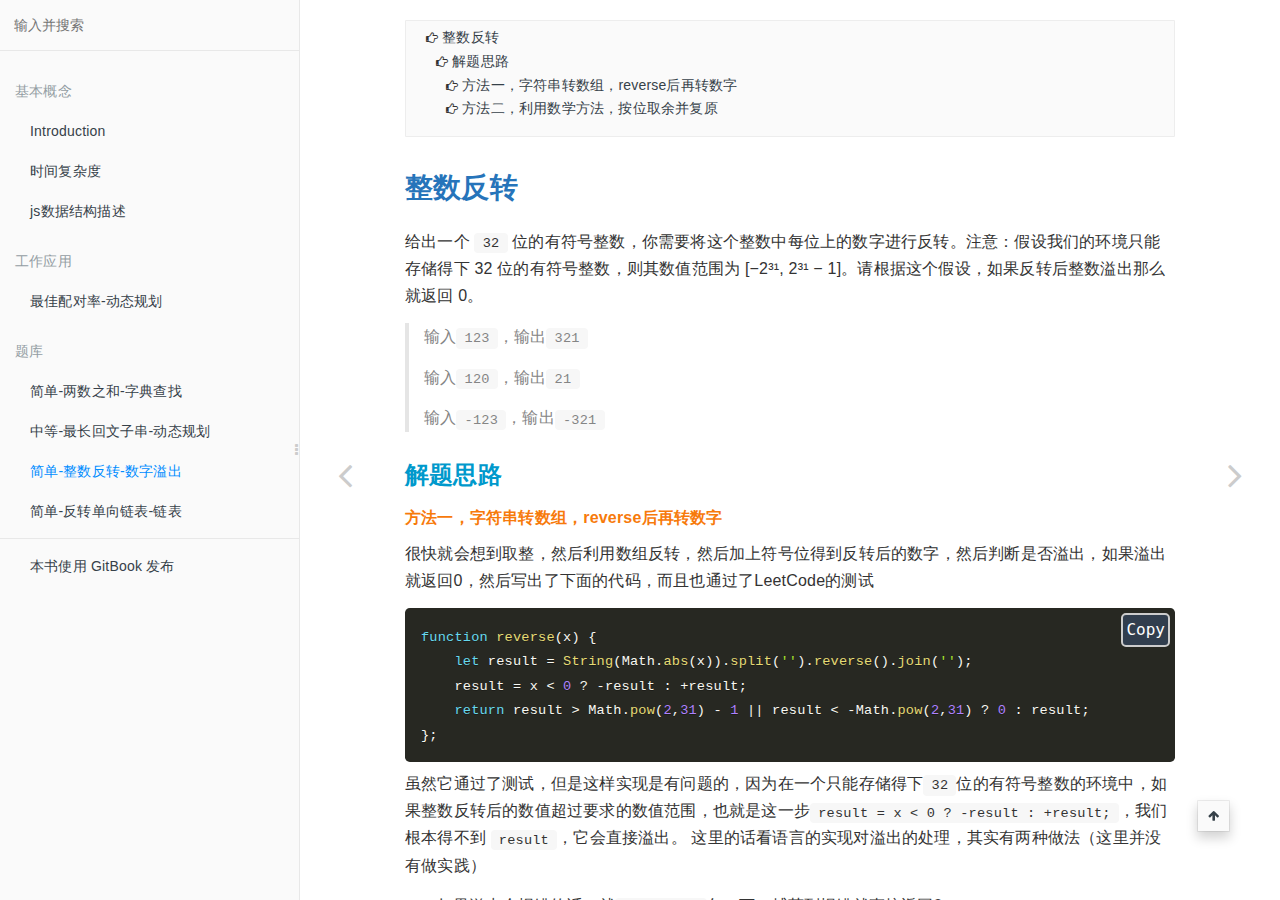
<file: question_bank/简单-整数反转-数字溢出.html>
<!DOCTYPE HTML>
<html lang="zh-hans" >
    <head>
        <meta charset="UTF-8">
        <meta content="text/html; charset=utf-8" http-equiv="Content-Type">
        <title>简单-整数反转-数字溢出 · leetcode 刷题</title>
        <meta http-equiv="X-UA-Compatible" content="IE=edge" />
        <meta name="description" content="">
        <meta name="generator" content="GitBook 3.2.3">
        <meta name="author" content="aaron">
        
        
    
    
    <link rel="stylesheet" href="../gitbook/style.css">

    
            
                
                <link rel="stylesheet" href="../gitbook/gitbook-plugin-search-plus/search.css">
                
            
                
                <link rel="stylesheet" href="../gitbook/gitbook-plugin-prism/prism-okaidia.css">
                
            
                
                <link rel="stylesheet" href="../gitbook/gitbook-plugin-tbfed-pagefooter/footer.css">
                
            
                
                <link rel="stylesheet" href="../gitbook/gitbook-plugin-advanced-emoji/emoji-website.css">
                
            
                
                <link rel="stylesheet" href="../gitbook/gitbook-plugin-splitter/splitter.css">
                
            
                
                <link rel="stylesheet" href="../gitbook/gitbook-plugin-mermaid-gb3/mermaid/mermaid.css">
                
            
                
                <link rel="stylesheet" href="https://maxcdn.bootstrapcdn.com/bootstrap/3.3.7/css/bootstrap.min.css">
                
            
                
                <link rel="stylesheet" href="../gitbook/gitbook-plugin-sectionx/sectionx.css">
                
            
                
                <link rel="stylesheet" href="../gitbook/gitbook-plugin-anchors/plugin.css">
                
            
                
                <link rel="stylesheet" href="../gitbook/gitbook-plugin-expandable-chapters/expandable-chapters.css">
                
            
                
                <link rel="stylesheet" href="../gitbook/gitbook-plugin-anchor-navigation-ex/style/plugin.css">
                
            
                
                <link rel="stylesheet" href="../gitbook/gitbook-plugin-emphasize/plugin.css">
                
            
                
                <link rel="stylesheet" href="../gitbook/gitbook-plugin-fancybox/jquery.fancybox.css">
                
            
                
                <link rel="stylesheet" href="../gitbook/gitbook-plugin-fancybox/jquery.fancybox-buttons.css">
                
            
                
                <link rel="stylesheet" href="../gitbook/gitbook-plugin-fontsettings/website.css">
                
            
                
                <link rel="stylesheet" href="../gitbook/gitbook-plugin-theme-comscore/test.css">
                
            
        

    

    
        
        <link rel="stylesheet" href="../styles/website.css">
        
    


    

        
    
    
    
    
    <meta name="HandheldFriendly" content="true"/>
    <meta name="viewport" content="width=device-width, initial-scale=1, user-scalable=no">
    <meta name="apple-mobile-web-app-capable" content="yes">
    <meta name="apple-mobile-web-app-status-bar-style" content="black">
    <link rel="apple-touch-icon-precomposed" sizes="152x152" href="../gitbook/images/apple-touch-icon-precomposed-152.png">
    <link rel="shortcut icon" href="../gitbook/images/favicon.ico" type="image/x-icon">

    
    <link rel="next" href="简单-反转单向链表-链表.html" />
    
    
    <link rel="prev" href="中等-最长回文子串-动态规划.html" />
    

    
        <link rel="shortcut icon" href='../favicon.ico' type="image/x-icon">
    
    
        <link rel="bookmark" href='../favicon.ico' type="image/x-icon">
    
    
    

    <style>
    @media only screen and (max-width: 640px) {
        .book-header .hidden-mobile {
            display: none;
        }
    }
    </style>
    <script>
        window["gitbook-plugin-github-buttons"] = {"repo":"ifengzp/leetcode","types":["star"],"size":"small"};
    </script>

    </head>
    <body>
        
<div class="book">
    <div class="book-summary">
        
            
<div id="book-search-input" role="search">
    <input type="text" placeholder="输入并搜索" />
</div>

            
                <nav role="navigation">
                


<ul class="summary">
    
    

    

    
        
        <li class="header">基本概念</li>
        
        
    
        <li class="chapter " data-level="1.1" data-path="../">
            
                <a href="../">
            
                    
                    Introduction
            
                </a>
            

            
        </li>
    
        <li class="chapter " data-level="1.2" data-path="../basic_concept/time_complexity.html">
            
                <a href="../basic_concept/time_complexity.html">
            
                    
                    时间复杂度
            
                </a>
            

            
        </li>
    
        <li class="chapter " data-level="1.3" data-path="../basic_concept/js数据结构描述.html">
            
                <a href="../basic_concept/js数据结构描述.html">
            
                    
                    js数据结构描述
            
                </a>
            

            
        </li>
    

    
        
        <li class="header">工作应用</li>
        
        
    
        <li class="chapter " data-level="2.1" data-path="../work_accumulation/最佳配对率-动态规划.html">
            
                <a href="../work_accumulation/最佳配对率-动态规划.html">
            
                    
                    最佳配对率-动态规划
            
                </a>
            

            
        </li>
    

    
        
        <li class="header">题库</li>
        
        
    
        <li class="chapter " data-level="3.1" data-path="简单-两数之和-字典查找.html">
            
                <a href="简单-两数之和-字典查找.html">
            
                    
                    简单-两数之和-字典查找
            
                </a>
            

            
        </li>
    
        <li class="chapter " data-level="3.2" data-path="中等-最长回文子串-动态规划.html">
            
                <a href="中等-最长回文子串-动态规划.html">
            
                    
                    中等-最长回文子串-动态规划
            
                </a>
            

            
        </li>
    
        <li class="chapter active" data-level="3.3" data-path="简单-整数反转-数字溢出.html">
            
                <a href="简单-整数反转-数字溢出.html">
            
                    
                    简单-整数反转-数字溢出
            
                </a>
            

            
        </li>
    
        <li class="chapter " data-level="3.4" data-path="简单-反转单向链表-链表.html">
            
                <a href="简单-反转单向链表-链表.html">
            
                    
                    简单-反转单向链表-链表
            
                </a>
            

            
        </li>
    

    

    <li class="divider"></li>

    <li>
        <a href="https://www.gitbook.com" target="blank" class="gitbook-link">
            本书使用 GitBook 发布
        </a>
    </li>
</ul>


                </nav>
            
        
    </div>

    <div class="book-body">
        
            <div class="body-inner">
                
                    

<div class="book-header" role="navigation">
    

    <!-- Title -->
    <h1>
        <i class="fa fa-circle-o-notch fa-spin"></i>
        <a href=".." >简单-整数反转-数字溢出</a>
    </h1>
</div>




                    <div class="page-wrapper" tabindex="-1" role="main">
                        <div class="page-inner">
                            
<div class="search-plus" id="book-search-results">
    <div class="search-noresults">
    
                                <section class="normal markdown-section">
                                
                                <div id="anchor-navigation-ex-pagetop-navbar"><ul><li><span class="title-icon fa fa-hand-o-right"></span><a href="#&#x6574;&#x6570;&#x53CD;&#x8F6C;"><b></b>&#x6574;&#x6570;&#x53CD;&#x8F6C;</a></li><ul><li><span class="title-icon fa fa-hand-o-right"></span><a href="#&#x89E3;&#x9898;&#x601D;&#x8DEF;"><b></b>&#x89E3;&#x9898;&#x601D;&#x8DEF;</a></li><ul><li><span class="title-icon fa fa-hand-o-right"></span><a href="#&#x65B9;&#x6CD5;&#x4E00;&#xFF0C;&#x5B57;&#x7B26;&#x4E32;&#x8F6C;&#x6570;&#x7EC4;&#xFF0C;reverse&#x540E;&#x518D;&#x8F6C;&#x6570;&#x5B57;"><b></b>&#x65B9;&#x6CD5;&#x4E00;&#xFF0C;&#x5B57;&#x7B26;&#x4E32;&#x8F6C;&#x6570;&#x7EC4;&#xFF0C;reverse&#x540E;&#x518D;&#x8F6C;&#x6570;&#x5B57;</a></li><li><span class="title-icon fa fa-hand-o-right"></span><a href="#&#x65B9;&#x6CD5;&#x4E8C;&#xFF0C;&#x5229;&#x7528;&#x6570;&#x5B66;&#x65B9;&#x6CD5;&#xFF0C;&#x6309;&#x4F4D;&#x53D6;&#x4F59;&#x5E76;&#x590D;&#x539F;"><b></b>&#x65B9;&#x6CD5;&#x4E8C;&#xFF0C;&#x5229;&#x7528;&#x6570;&#x5B66;&#x65B9;&#x6CD5;&#xFF0C;&#x6309;&#x4F4D;&#x53D6;&#x4F59;&#x5E76;&#x590D;&#x539F;</a></li></ul></ul></ul></div><a href="#&#x6574;&#x6570;&#x53CD;&#x8F6C;" id="anchorNavigationExGoTop"><i class="fa fa-arrow-up"></i></a><h1 id="&#x6574;&#x6570;&#x53CD;&#x8F6C;"><a name="&#x6574;&#x6570;&#x53CD;&#x8F6C;" class="anchor-navigation-ex-anchor" href="#&#x6574;&#x6570;&#x53CD;&#x8F6C;"><i class="fa fa-link" aria-hidden="true"></i></a><a name="&#x6574;&#x6570;&#x53CD;&#x8F6C;" class="plugin-anchor" href="#&#x6574;&#x6570;&#x53CD;&#x8F6C;"><i class="fa fa-link" aria-hidden="true"></i></a>&#x6574;&#x6570;&#x53CD;&#x8F6C;</h1>
<p>&#x7ED9;&#x51FA;&#x4E00;&#x4E2A; <code>32</code> &#x4F4D;&#x7684;&#x6709;&#x7B26;&#x53F7;&#x6574;&#x6570;&#xFF0C;&#x4F60;&#x9700;&#x8981;&#x5C06;&#x8FD9;&#x4E2A;&#x6574;&#x6570;&#x4E2D;&#x6BCF;&#x4F4D;&#x4E0A;&#x7684;&#x6570;&#x5B57;&#x8FDB;&#x884C;&#x53CD;&#x8F6C;&#x3002;&#x6CE8;&#x610F;&#xFF1A;&#x5047;&#x8BBE;&#x6211;&#x4EEC;&#x7684;&#x73AF;&#x5883;&#x53EA;&#x80FD;&#x5B58;&#x50A8;&#x5F97;&#x4E0B; 32 &#x4F4D;&#x7684;&#x6709;&#x7B26;&#x53F7;&#x6574;&#x6570;&#xFF0C;&#x5219;&#x5176;&#x6570;&#x503C;&#x8303;&#x56F4;&#x4E3A; [&#x2212;2&#xB3;&#xB9;,  2&#xB3;&#xB9; &#x2212; 1]&#x3002;&#x8BF7;&#x6839;&#x636E;&#x8FD9;&#x4E2A;&#x5047;&#x8BBE;&#xFF0C;&#x5982;&#x679C;&#x53CD;&#x8F6C;&#x540E;&#x6574;&#x6570;&#x6EA2;&#x51FA;&#x90A3;&#x4E48;&#x5C31;&#x8FD4;&#x56DE; 0&#x3002;</p>
<blockquote>
<p>&#x8F93;&#x5165;<code>123</code>&#xFF0C;&#x8F93;&#x51FA;<code>321</code></p>
<p>&#x8F93;&#x5165;<code>120</code>&#xFF0C;&#x8F93;&#x51FA;<code>21</code></p>
<p>&#x8F93;&#x5165;<code>-123</code>&#xFF0C;&#x8F93;&#x51FA;<code>-321</code></p>
</blockquote>
<h2 id="&#x89E3;&#x9898;&#x601D;&#x8DEF;"><a name="&#x89E3;&#x9898;&#x601D;&#x8DEF;" class="anchor-navigation-ex-anchor" href="#&#x89E3;&#x9898;&#x601D;&#x8DEF;"><i class="fa fa-link" aria-hidden="true"></i></a><a name="&#x89E3;&#x9898;&#x601D;&#x8DEF;" class="plugin-anchor" href="#&#x89E3;&#x9898;&#x601D;&#x8DEF;"><i class="fa fa-link" aria-hidden="true"></i></a>&#x89E3;&#x9898;&#x601D;&#x8DEF;</h2>
<h3 id="&#x65B9;&#x6CD5;&#x4E00;&#xFF0C;&#x5B57;&#x7B26;&#x4E32;&#x8F6C;&#x6570;&#x7EC4;&#xFF0C;reverse&#x540E;&#x518D;&#x8F6C;&#x6570;&#x5B57;"><a name="&#x65B9;&#x6CD5;&#x4E00;&#xFF0C;&#x5B57;&#x7B26;&#x4E32;&#x8F6C;&#x6570;&#x7EC4;&#xFF0C;reverse&#x540E;&#x518D;&#x8F6C;&#x6570;&#x5B57;" class="anchor-navigation-ex-anchor" href="#&#x65B9;&#x6CD5;&#x4E00;&#xFF0C;&#x5B57;&#x7B26;&#x4E32;&#x8F6C;&#x6570;&#x7EC4;&#xFF0C;reverse&#x540E;&#x518D;&#x8F6C;&#x6570;&#x5B57;"><i class="fa fa-link" aria-hidden="true"></i></a><a name="&#x65B9;&#x6CD5;&#x4E00;&#xFF0C;&#x5B57;&#x7B26;&#x4E32;&#x8F6C;&#x6570;&#x7EC4;&#xFF0C;reverse&#x540E;&#x518D;&#x8F6C;&#x6570;&#x5B57;" class="plugin-anchor" href="#&#x65B9;&#x6CD5;&#x4E00;&#xFF0C;&#x5B57;&#x7B26;&#x4E32;&#x8F6C;&#x6570;&#x7EC4;&#xFF0C;reverse&#x540E;&#x518D;&#x8F6C;&#x6570;&#x5B57;"><i class="fa fa-link" aria-hidden="true"></i></a>&#x65B9;&#x6CD5;&#x4E00;&#xFF0C;&#x5B57;&#x7B26;&#x4E32;&#x8F6C;&#x6570;&#x7EC4;&#xFF0C;reverse&#x540E;&#x518D;&#x8F6C;&#x6570;&#x5B57;</h3>
<p>&#x5F88;&#x5FEB;&#x5C31;&#x4F1A;&#x60F3;&#x5230;&#x53D6;&#x6574;&#xFF0C;&#x7136;&#x540E;&#x5229;&#x7528;&#x6570;&#x7EC4;&#x53CD;&#x8F6C;&#xFF0C;&#x7136;&#x540E;&#x52A0;&#x4E0A;&#x7B26;&#x53F7;&#x4F4D;&#x5F97;&#x5230;&#x53CD;&#x8F6C;&#x540E;&#x7684;&#x6570;&#x5B57;&#xFF0C;&#x7136;&#x540E;&#x5224;&#x65AD;&#x662F;&#x5426;&#x6EA2;&#x51FA;&#xFF0C;&#x5982;&#x679C;&#x6EA2;&#x51FA;&#x5C31;&#x8FD4;&#x56DE;0&#xFF0C;&#x7136;&#x540E;&#x5199;&#x51FA;&#x4E86;&#x4E0B;&#x9762;&#x7684;&#x4EE3;&#x7801;&#xFF0C;&#x800C;&#x4E14;&#x4E5F;&#x901A;&#x8FC7;&#x4E86;LeetCode&#x7684;&#x6D4B;&#x8BD5;</p>
<pre class="language-"><code class="lang-js"><span class="token keyword">function</span> <span class="token function">reverse</span><span class="token punctuation">(</span><span class="token parameter">x</span><span class="token punctuation">)</span> <span class="token punctuation">{</span>
    <span class="token keyword">let</span> result <span class="token operator">=</span> <span class="token function">String</span><span class="token punctuation">(</span>Math<span class="token punctuation">.</span><span class="token function">abs</span><span class="token punctuation">(</span>x<span class="token punctuation">)</span><span class="token punctuation">)</span><span class="token punctuation">.</span><span class="token function">split</span><span class="token punctuation">(</span><span class="token string">&apos;&apos;</span><span class="token punctuation">)</span><span class="token punctuation">.</span><span class="token function">reverse</span><span class="token punctuation">(</span><span class="token punctuation">)</span><span class="token punctuation">.</span><span class="token function">join</span><span class="token punctuation">(</span><span class="token string">&apos;&apos;</span><span class="token punctuation">)</span><span class="token punctuation">;</span>
    result <span class="token operator">=</span> x <span class="token operator">&lt;</span> <span class="token number">0</span> <span class="token operator">?</span> <span class="token operator">-</span>result <span class="token operator">:</span> <span class="token operator">+</span>result<span class="token punctuation">;</span>
    <span class="token keyword">return</span> result <span class="token operator">&gt;</span> Math<span class="token punctuation">.</span><span class="token function">pow</span><span class="token punctuation">(</span><span class="token number">2</span><span class="token punctuation">,</span><span class="token number">31</span><span class="token punctuation">)</span> <span class="token operator">-</span> <span class="token number">1</span> <span class="token operator">||</span> result <span class="token operator">&lt;</span> <span class="token operator">-</span>Math<span class="token punctuation">.</span><span class="token function">pow</span><span class="token punctuation">(</span><span class="token number">2</span><span class="token punctuation">,</span><span class="token number">31</span><span class="token punctuation">)</span> <span class="token operator">?</span> <span class="token number">0</span> <span class="token operator">:</span> result<span class="token punctuation">;</span>
<span class="token punctuation">}</span><span class="token punctuation">;</span>
</code></pre>
<p>&#x867D;&#x7136;&#x5B83;&#x901A;&#x8FC7;&#x4E86;&#x6D4B;&#x8BD5;&#xFF0C;&#x4F46;&#x662F;&#x8FD9;&#x6837;&#x5B9E;&#x73B0;&#x662F;&#x6709;&#x95EE;&#x9898;&#x7684;&#xFF0C;&#x56E0;&#x4E3A;&#x5728;&#x4E00;&#x4E2A;&#x53EA;&#x80FD;&#x5B58;&#x50A8;&#x5F97;&#x4E0B;<code>32</code>&#x4F4D;&#x7684;&#x6709;&#x7B26;&#x53F7;&#x6574;&#x6570;&#x7684;&#x73AF;&#x5883;&#x4E2D;&#xFF0C;&#x5982;&#x679C;&#x6574;&#x6570;&#x53CD;&#x8F6C;&#x540E;&#x7684;&#x6570;&#x503C;&#x8D85;&#x8FC7;&#x8981;&#x6C42;&#x7684;&#x6570;&#x503C;&#x8303;&#x56F4;&#xFF0C;&#x4E5F;&#x5C31;&#x662F;&#x8FD9;&#x4E00;&#x6B65;<code>result = x &lt; 0 ? -result : +result;</code>&#xFF0C;&#x6211;&#x4EEC;&#x6839;&#x672C;&#x5F97;&#x4E0D;&#x5230; <code>result</code>&#xFF0C;&#x5B83;&#x4F1A;&#x76F4;&#x63A5;&#x6EA2;&#x51FA;&#x3002;
&#x8FD9;&#x91CC;&#x7684;&#x8BDD;&#x770B;&#x8BED;&#x8A00;&#x7684;&#x5B9E;&#x73B0;&#x5BF9;&#x6EA2;&#x51FA;&#x7684;&#x5904;&#x7406;&#xFF0C;&#x5176;&#x5B9E;&#x6709;&#x4E24;&#x79CD;&#x505A;&#x6CD5;&#xFF08;&#x8FD9;&#x91CC;&#x5E76;&#x6CA1;&#x6709;&#x505A;&#x5B9E;&#x8DF5;&#xFF09;</p>
<ul>
<li>&#x5982;&#x679C;&#x6EA2;&#x51FA;&#x4F1A;&#x62A5;&#x9519;&#x7684;&#x8BDD;&#xFF0C;&#x5C31;<code>try,catch</code>&#x5305;&#x4E00;&#x4E0B;&#xFF0C;&#x6355;&#x83B7;&#x5230;&#x62A5;&#x9519;&#x5C31;&#x76F4;&#x63A5;&#x8FD4;&#x56DE;0&#xFF1B;</li>
<li>&#x5982;&#x679C;&#x6EA2;&#x51FA;&#x4E0D;&#x62A5;&#x9519;&#xFF0C;&#x90A3;&#x53EF;&#x4EE5;&#x628A;&#x6EA2;&#x51FA;&#x540E;&#x7684;&#x503C;&#x518D;&#x53CD;&#x8F6C;&#x4E00;&#x4E0B;&#x548C;&#x8F93;&#x5165;&#x5BF9;&#x6BD4;&#xFF0C;&#x5982;&#x679C;&#x4E0D;&#x4E00;&#x6837;&#x5C31;&#x8BF4;&#x660E;&#x6EA2;&#x51FA;&#x4E86;&#xFF0C;&#x76F4;&#x63A5;&#x8FD4;&#x56DE;0&#xFF0C;&#x5982;&#x679C;&#x4E00;&#x6837;&#x5C31;&#x8BF4;&#x660E;&#x6CA1;&#x6709;&#x6EA2;&#x51FA;&#xFF0C;&#x8F93;&#x51FA;<code>result</code>&#x5C31;&#x53EF;&#x4EE5;&#x4E86;</li>
</ul>
<h3 id="&#x65B9;&#x6CD5;&#x4E8C;&#xFF0C;&#x5229;&#x7528;&#x6570;&#x5B66;&#x65B9;&#x6CD5;&#xFF0C;&#x6309;&#x4F4D;&#x53D6;&#x4F59;&#x5E76;&#x590D;&#x539F;"><a name="&#x65B9;&#x6CD5;&#x4E8C;&#xFF0C;&#x5229;&#x7528;&#x6570;&#x5B66;&#x65B9;&#x6CD5;&#xFF0C;&#x6309;&#x4F4D;&#x53D6;&#x4F59;&#x5E76;&#x590D;&#x539F;" class="anchor-navigation-ex-anchor" href="#&#x65B9;&#x6CD5;&#x4E8C;&#xFF0C;&#x5229;&#x7528;&#x6570;&#x5B66;&#x65B9;&#x6CD5;&#xFF0C;&#x6309;&#x4F4D;&#x53D6;&#x4F59;&#x5E76;&#x590D;&#x539F;"><i class="fa fa-link" aria-hidden="true"></i></a><a name="&#x65B9;&#x6CD5;&#x4E8C;&#xFF0C;&#x5229;&#x7528;&#x6570;&#x5B66;&#x65B9;&#x6CD5;&#xFF0C;&#x6309;&#x4F4D;&#x53D6;&#x4F59;&#x5E76;&#x590D;&#x539F;" class="plugin-anchor" href="#&#x65B9;&#x6CD5;&#x4E8C;&#xFF0C;&#x5229;&#x7528;&#x6570;&#x5B66;&#x65B9;&#x6CD5;&#xFF0C;&#x6309;&#x4F4D;&#x53D6;&#x4F59;&#x5E76;&#x590D;&#x539F;"><i class="fa fa-link" aria-hidden="true"></i></a>&#x65B9;&#x6CD5;&#x4E8C;&#xFF0C;&#x5229;&#x7528;&#x6570;&#x5B66;&#x65B9;&#x6CD5;&#xFF0C;&#x6309;&#x4F4D;&#x53D6;&#x4F59;&#x5E76;&#x590D;&#x539F;</h3>
<p>&#x53D6;&#x53CD;&#x9664;&#x4E86;&#x5229;&#x7528;&#x6570;&#x7EC4;&#x7684;&#x65B9;&#x6CD5;&#x5916;&#xFF0C;&#x8FD8;&#x53EF;&#x4EE5;&#x5229;&#x7528;&#x6570;&#x5B66;&#x7684;&#x65B9;&#x6CD5;&#xFF0C;&#x6570;&#x5B66;&#x4E2D;&#x5BF9;10&#x53D6;&#x4F59;&#x53EF;&#x4EE5;&#x62FF;&#x5230;&#x6700;&#x540E;&#x4E00;&#x4F4D;&#x6570;&#x5B57;&#xFF0C;&#x5BF9;10&#x53D6;&#x9664;&#x5219;&#x53EF;&#x4EE5;&#x53BB;&#x6389;&#x6700;&#x540E;&#x4E00;&#x4F4D;&#x6570;&#x5B57;&#xFF0C;&#x540C;&#x65F6;&#x5728;&#x6B64;&#x57FA;&#x7840;&#x4E0A;&#x5BF9;&#x6EA2;&#x51FA;&#x8FDB;&#x884C;&#x5224;&#x65AD;&#x5C31;&#x53EF;&#x4EE5;&#x4E86;</p>
<pre class="language-"><code class="lang-js"><span class="token keyword">function</span> <span class="token function">reverse</span><span class="token punctuation">(</span><span class="token parameter">x</span><span class="token punctuation">)</span> <span class="token punctuation">{</span>
    <span class="token keyword">let</span> <span class="token constant">MAX_VALUE</span> <span class="token operator">=</span> Math<span class="token punctuation">.</span><span class="token function">pow</span><span class="token punctuation">(</span><span class="token number">2</span><span class="token punctuation">,</span><span class="token number">31</span><span class="token punctuation">)</span> <span class="token operator">-</span> <span class="token number">1</span><span class="token punctuation">;</span> <span class="token comment">// 2147483647</span>
    <span class="token keyword">let</span> <span class="token constant">MIN_VALUE</span> <span class="token operator">=</span> <span class="token operator">-</span>Math<span class="token punctuation">.</span><span class="token function">pow</span><span class="token punctuation">(</span><span class="token number">2</span><span class="token punctuation">,</span><span class="token number">31</span><span class="token punctuation">)</span><span class="token punctuation">;</span> <span class="token comment">// -2147483648</span>
    <span class="token keyword">let</span> result <span class="token operator">=</span> <span class="token number">0</span><span class="token punctuation">;</span>

    <span class="token keyword">while</span> <span class="token punctuation">(</span>x <span class="token operator">!=</span> <span class="token number">0</span><span class="token punctuation">)</span> <span class="token punctuation">{</span>
        pop <span class="token operator">=</span> x <span class="token operator">%</span> <span class="token number">10</span><span class="token punctuation">;</span>
        x <span class="token operator">=</span> <span class="token function">parseInt</span><span class="token punctuation">(</span>x <span class="token operator">/</span> <span class="token number">10</span><span class="token punctuation">)</span><span class="token punctuation">;</span>

        <span class="token keyword">if</span> <span class="token punctuation">(</span>result <span class="token operator">&gt;</span> <span class="token function">parseInt</span><span class="token punctuation">(</span><span class="token constant">MAX_VALUE</span> <span class="token operator">/</span> <span class="token number">10</span><span class="token punctuation">)</span> <span class="token operator">||</span> <span class="token punctuation">(</span>result <span class="token operator">==</span> <span class="token function">parseInt</span><span class="token punctuation">(</span><span class="token constant">MAX_VALUE</span> <span class="token operator">/</span> <span class="token number">10</span><span class="token punctuation">)</span> <span class="token operator">&amp;&amp;</span> pop <span class="token operator">&gt;</span> <span class="token number">7</span><span class="token punctuation">)</span><span class="token punctuation">)</span> <span class="token keyword">return</span> <span class="token number">0</span><span class="token punctuation">;</span>
        <span class="token keyword">if</span> <span class="token punctuation">(</span>result <span class="token operator">&lt;</span> <span class="token function">parseInt</span><span class="token punctuation">(</span><span class="token constant">MIN_VALUE</span> <span class="token operator">/</span> <span class="token number">10</span><span class="token punctuation">)</span> <span class="token operator">||</span> <span class="token punctuation">(</span>result <span class="token operator">==</span> <span class="token function">parseInt</span><span class="token punctuation">(</span><span class="token constant">MIN_VALUE</span> <span class="token operator">/</span> <span class="token number">10</span><span class="token punctuation">)</span> <span class="token operator">&amp;&amp;</span> pop <span class="token operator">&lt;</span> <span class="token operator">-</span><span class="token number">8</span><span class="token punctuation">)</span><span class="token punctuation">)</span> <span class="token keyword">return</span> <span class="token number">0</span><span class="token punctuation">;</span>
        result <span class="token operator">=</span> result <span class="token operator">*</span> <span class="token number">10</span> <span class="token operator">+</span> pop<span class="token punctuation">;</span>
    <span class="token punctuation">}</span>
    <span class="token keyword">return</span> result<span class="token punctuation">;</span>
<span class="token punctuation">}</span><span class="token punctuation">;</span>
</code></pre>
<footer class="page-footer"><span class="copyright">powered by Gitbook</span><span class="footer-modification">&#x8BE5;&#x6587;&#x4EF6;&#x4FEE;&#x8BA2;&#x65F6;&#x95F4;&#xFF1A;
2020-02-08 13:00:39
</span></footer>
                                
                                </section>
                            
    </div>
    <div class="search-results">
        <div class="has-results">
            
            <h1 class="search-results-title"><span class='search-results-count'></span> results matching "<span class='search-query'></span>"</h1>
            <ul class="search-results-list"></ul>
            
        </div>
        <div class="no-results">
            
            <h1 class="search-results-title">No results matching "<span class='search-query'></span>"</h1>
            
        </div>
    </div>
</div>

                        </div>
                    </div>
                
            </div>

            
                
                <a href="中等-最长回文子串-动态规划.html" class="navigation navigation-prev " aria-label="Previous page: 中等-最长回文子串-动态规划">
                    <i class="fa fa-angle-left"></i>
                </a>
                
                
                <a href="简单-反转单向链表-链表.html" class="navigation navigation-next " aria-label="Next page: 简单-反转单向链表-链表">
                    <i class="fa fa-angle-right"></i>
                </a>
                
            
        
    </div>

    <script>
        var gitbook = gitbook || [];
        gitbook.push(function() {
            gitbook.page.hasChanged({"page":{"title":"简单-整数反转-数字溢出","level":"3.3","depth":1,"next":{"title":"简单-反转单向链表-链表","level":"3.4","depth":1,"path":"question_bank/简单-反转单向链表-链表.md","ref":"question_bank/简单-反转单向链表-链表.md","articles":[]},"previous":{"title":"中等-最长回文子串-动态规划","level":"3.2","depth":1,"path":"question_bank/中等-最长回文子串-动态规划.md","ref":"question_bank/中等-最长回文子串-动态规划.md","articles":[]},"dir":"ltr"},"config":{"plugins":["-lunr","-search","search-plus","-highlight","prism","github@^2.0.0","github-buttons@2.1.0","favicon@^0.0.2","todo@^0.1.3","edit-link@^2.0.2","tbfed-pagefooter@^0.0.1","advanced-emoji","splitter","mermaid-gb3","puml","-sharing","sectionx","anchors","copy-code-button","theme-comscore","expandable-chapters","anchor-navigation-ex","emphasize","fancybox"],"styles":{"website":"styles/website.css"},"pluginsConfig":{"tbfed-pagefooter":{"copyright":"","modify_label":"该文件修订时间：","modify_format":"YYYY-MM-DD HH:mm:ss"},"prism":{"css":["prismjs/themes/prism-okaidia.css"]},"fancybox":{"helpers":{"buttons":{}}},"emphasize":{},"github":{"url":"https://github.com/ifengzp/leetcode"},"puml":{},"todo":{},"splitter":{},"fontsettings":{"theme":"white","family":"sans","size":2},"sectionx":{"tag":"b"},"mermaid-gb3":{},"anchor-navigation-ex":{"associatedWithSummary":true,"float":{"floatIcon":"fa fa-navicon","level1Icon":"","level2Icon":"","level3Icon":"","showLevelIcon":false},"mode":"pageTop","multipleH1":true,"pageTop":{"level1Icon":"fa fa-hand-o-right","level2Icon":"fa fa-hand-o-right","level3Icon":"fa fa-hand-o-right","showLevelIcon":true},"printLog":false,"showGoTop":true,"showLevel":false},"favicon":{"shortcut":"favicon.ico","bookmark":"favicon.ico"},"theme-comscore":{},"github-buttons":{"repo":"ifengzp/leetcode","types":["star"],"size":"small"},"copy-code-button":{},"advanced-emoji":{"embedEmojis":false},"edit-link":{"label":"编辑本页","base":"https://github.com/ifengzp/leetcode/tree/master"},"theme-default":{"styles":{"website":"styles/website.css","pdf":"styles/pdf.css","epub":"styles/epub.css","mobi":"styles/mobi.css","ebook":"styles/ebook.css","print":"styles/print.css"},"showLevel":false},"anchors":{},"expandable-chapters":{},"search-plus":{}},"theme":"default","author":"aaron","pdf":{"pageNumbers":true,"fontSize":12,"fontFamily":"Arial","paperSize":"a4","chapterMark":"pagebreak","pageBreaksBefore":"/","margin":{"right":62,"left":62,"top":56,"bottom":56}},"structure":{"langs":"LANGS.md","readme":"README.md","glossary":"GLOSSARY.md","summary":"SUMMARY.md"},"variables":{},"title":"leetcode 刷题","language":"zh-hans","output.name":"site","gitbook":"3.2.3","description":"记录LeetCode刷题的过程"},"file":{"path":"question_bank/简单-整数反转-数字溢出.md","mtime":"2020-02-08T05:00:39.002Z","type":"markdown"},"gitbook":{"version":"3.2.3","time":"2020-02-08T05:21:39.553Z"},"basePath":"..","book":{"language":""}});
        });
    </script>
</div>

        
    
    <script src="../gitbook/gitbook.js"></script>
    <script src="../gitbook/theme.js"></script>
    
        
        <script src="../gitbook/gitbook-plugin-search-plus/jquery.mark.min.js"></script>
        
    
        
        <script src="../gitbook/gitbook-plugin-search-plus/search.js"></script>
        
    
        
        <script src="../gitbook/gitbook-plugin-github/plugin.js"></script>
        
    
        
        <script src="../gitbook/gitbook-plugin-github-buttons/plugin.js"></script>
        
    
        
        <script src="../gitbook/gitbook-plugin-edit-link/plugin.js"></script>
        
    
        
        <script src="../gitbook/gitbook-plugin-splitter/splitter.js"></script>
        
    
        
        <script src="../gitbook/gitbook-plugin-mermaid-gb3/book/plugin.js"></script>
        
    
        
        <script src="https://maxcdn.bootstrapcdn.com/bootstrap/3.3.7/js/bootstrap.min.js"></script>
        
    
        
        <script src="../gitbook/gitbook-plugin-sectionx/sectionx.js"></script>
        
    
        
        <script src="../gitbook/gitbook-plugin-copy-code-button/toggle.js"></script>
        
    
        
        <script src="../gitbook/gitbook-plugin-expandable-chapters/expandable-chapters.js"></script>
        
    
        
        <script src="../gitbook/gitbook-plugin-fancybox/jquery.min.js"></script>
        
    
        
        <script src="../gitbook/gitbook-plugin-fancybox/jquery.mousewheel.pack.js"></script>
        
    
        
        <script src="../gitbook/gitbook-plugin-fancybox/jquery.fancybox.pack.js"></script>
        
    
        
        <script src="../gitbook/gitbook-plugin-fancybox/jquery.fancybox-buttons.js"></script>
        
    
        
        <script src="../gitbook/gitbook-plugin-fancybox/plugin.js"></script>
        
    
        
        <script src="../gitbook/gitbook-plugin-fontsettings/fontsettings.js"></script>
        
    
        
        <script src="../gitbook/gitbook-plugin-theme-comscore/test.js"></script>
        
    

    <script src="../gitbook/gitbook-plugin-mermaid-gb3/mermaid/mermaid.min.js"></script>

    </body>
</html>
</file>
<file: gitbook/gitbook-plugin-search-plus/search.css>
/*
    This CSS only styled the search results section, not the search input
    It defines the basic interraction to hide content when displaying results, etc
*/
#book-search-input {
  background: inherit;
}
#book-search-results .search-results {
  display: none;
}
#book-search-results .search-results ul.search-results-list {
  list-style-type: none;
  padding-left: 0;
}
#book-search-results .search-results ul.search-results-list li {
  margin-bottom: 1.5rem;
  padding-bottom: 0.5rem;
  /* Highlight results */
}
#book-search-results .search-results ul.search-results-list li p em {
  background-color: rgba(255, 220, 0, 0.4);
  font-style: normal;
}
#book-search-results .search-results .no-results {
  display: none;
}
#book-search-results.open .search-results {
  display: block;
}
#book-search-results.open .search-noresults {
  display: none;
}
#book-search-results.no-results .search-results .has-results {
  display: none;
}
#book-search-results.no-results .search-results .no-results {
  display: block;
}
#book-search-results span.search-highlight-keyword {
  background: #ff0;
}
#book-search-results.search-plus .search-results .has-results .search-results-item {
  color: inherit;
}
</file>
<file: gitbook/gitbook-plugin-prism/prism-okaidia.css>
/**
 * okaidia theme for JavaScript, CSS and HTML
 * Loosely based on Monokai textmate theme by http://www.monokai.nl/
 * @author ocodia
 */

code[class*="language-"],
pre[class*="language-"] {
	color: #f8f8f2;
	background: none;
	text-shadow: 0 1px rgba(0, 0, 0, 0.3);
	font-family: Consolas, Monaco, 'Andale Mono', 'Ubuntu Mono', monospace;
	font-size: 1em;
	text-align: left;
	white-space: pre;
	word-spacing: normal;
	word-break: normal;
	word-wrap: normal;
	line-height: 1.5;

	-moz-tab-size: 4;
	-o-tab-size: 4;
	tab-size: 4;

	-webkit-hyphens: none;
	-moz-hyphens: none;
	-ms-hyphens: none;
	hyphens: none;
}

/* Code blocks */
pre[class*="language-"] {
	padding: 1em;
	margin: .5em 0;
	overflow: auto;
	border-radius: 0.3em;
}

:not(pre) > code[class*="language-"],
pre[class*="language-"] {
	background: #272822;
}

/* Inline code */
:not(pre) > code[class*="language-"] {
	padding: .1em;
	border-radius: .3em;
	white-space: normal;
}

.token.comment,
.token.prolog,
.token.doctype,
.token.cdata {
	color: slategray;
}

.token.punctuation {
	color: #f8f8f2;
}

.token.namespace {
	opacity: .7;
}

.token.property,
.token.tag,
.token.constant,
.token.symbol,
.token.deleted {
	color: #f92672;
}

.token.boolean,
.token.number {
	color: #ae81ff;
}

.token.selector,
.token.attr-name,
.token.string,
.token.char,
.token.builtin,
.token.inserted {
	color: #a6e22e;
}

.token.operator,
.token.entity,
.token.url,
.language-css .token.string,
.style .token.string,
.token.variable {
	color: #f8f8f2;
}

.token.atrule,
.token.attr-value,
.token.function,
.token.class-name {
	color: #e6db74;
}

.token.keyword {
	color: #66d9ef;
}

.token.regex,
.token.important {
	color: #fd971f;
}

.token.important,
.token.bold {
	font-weight: bold;
}
.token.italic {
	font-style: italic;
}

.token.entity {
	cursor: help;
}
</file>
<file: gitbook/gitbook-plugin-tbfed-pagefooter/footer.css>
.page-footer {
  margin-top: 50px;
  border-top: 1px solid #ccc;
  overflow: hidden;
  padding: 10px 0;
  font-size: 12px;
  color: #808080;
}
.page-footer a {
  color: #808080!important;
  text-decoration: underline!important;
}
.footer-modification {
  float: right;
}
</file>
<file: gitbook/gitbook-plugin-advanced-emoji/emoji-website.css>
/* adjusted for gitbook styling. original css from emojify.js */
.emoji {
  width: 1.3em;
  height: 1.3em;
  display: inline-block;
  margin-bottom: 0.2em;
  background-size: contain;
}
</file>
<file: gitbook/gitbook-plugin-splitter/splitter.css>
.divider-content-summary {
    position: absolute;
    top: 0;
    right: 0;
    height: 100%;
    width: 5px;
	display: table;
	cursor: col-resize;
    color: #ccc;
    -webkit-transition: color 350ms ease;
    -moz-transition: color 350ms ease;
    -o-transition: color 350ms ease;
    transition: color 350ms ease
}
.divider-content-summary:hover {
    color: #444;
}
    .divider-content-summary__icon {
        display: table-cell;
        vertical-align: middle;
        text-align: center;
    }
</file>
<file: gitbook/gitbook-plugin-mermaid-gb3/mermaid/mermaid.css>
/* Flowchart variables */
/* Sequence Diagram variables */
/* Gantt chart variables */
.mermaid .label {
  color: #333;
}
.node rect,
.node circle,
.node ellipse,
.node polygon {
  fill: #ECECFF;
  stroke: #CCCCFF;
  stroke-width: 1px;
}
.arrowheadPath {
  fill: #333333;
}
.edgePath .path {
  stroke: #333333;
}
.edgeLabel {
  background-color: #e8e8e8;
}
.cluster rect {
  fill: #ffffde !important;
  rx: 4 !important;
  stroke: #aaaa33 !important;
  stroke-width: 1px !important;
}
.cluster text {
  fill: #333;
}
.actor {
  stroke: #CCCCFF;
  fill: #ECECFF;
}
text.actor {
  fill: black;
  stroke: none;
}
.actor-line {
  stroke: grey;
}
.messageLine0 {
  stroke-width: 1.5;
  stroke-dasharray: "2 2";
  marker-end: "url(#arrowhead)";
  stroke: #333;
}
.messageLine1 {
  stroke-width: 1.5;
  stroke-dasharray: "2 2";
  stroke: #333;
}
#arrowhead {
  fill: #333;
}
#crosshead path {
  fill: #333 !important;
  stroke: #333 !important;
}
.messageText {
  fill: #333;
  stroke: none;
}
.labelBox {
  stroke: #CCCCFF;
  fill: #ECECFF;
}
.labelText {
  fill: black;
  stroke: none;
}
.loopText {
  fill: black;
  stroke: none;
}
.loopLine {
  stroke-width: 2;
  stroke-dasharray: "2 2";
  marker-end: "url(#arrowhead)";
  stroke: #CCCCFF;
}
.note {
  stroke: #aaaa33;
  fill: #fff5ad;
}
.noteText {
  fill: black;
  stroke: none;
  font-family: 'trebuchet ms', verdana, arial;
  font-size: 14px;
}
/** Section styling */
.section {
  stroke: none;
  opacity: 0.2;
}
.section0 {
  fill: rgba(102, 102, 255, 0.49);
}
.section2 {
  fill: #fff400;
}
.section1,
.section3 {
  fill: white;
  opacity: 0.2;
}
.sectionTitle0 {
  fill: #333;
}
.sectionTitle1 {
  fill: #333;
}
.sectionTitle2 {
  fill: #333;
}
.sectionTitle3 {
  fill: #333;
}
.sectionTitle {
  text-anchor: start;
  font-size: 11px;
  text-height: 14px;
}
/* Grid and axis */
.grid .tick {
  stroke: lightgrey;
  opacity: 0.3;
  shape-rendering: crispEdges;
}
.grid path {
  stroke-width: 0;
}
/* Today line */
.today {
  fill: none;
  stroke: red;
  stroke-width: 2px;
}
/* Task styling */
/* Default task */
.task {
  stroke-width: 2;
}
.taskText {
  text-anchor: middle;
  font-size: 11px;
}
.taskTextOutsideRight {
  fill: black;
  text-anchor: start;
  font-size: 11px;
}
.taskTextOutsideLeft {
  fill: black;
  text-anchor: end;
  font-size: 11px;
}
/* Specific task settings for the sections*/
.taskText0,
.taskText1,
.taskText2,
.taskText3 {
  fill: white;
}
.task0,
.task1,
.task2,
.task3 {
  fill: #8a90dd;
  stroke: #534fbc;
}
.taskTextOutside0,
.taskTextOutside2 {
  fill: black;
}
.taskTextOutside1,
.taskTextOutside3 {
  fill: black;
}
/* Active task */
.active0,
.active1,
.active2,
.active3 {
  fill: #bfc7ff;
  stroke: #534fbc;
}
.activeText0,
.activeText1,
.activeText2,
.activeText3 {
  fill: black !important;
}
/* Completed task */
.done0,
.done1,
.done2,
.done3 {
  stroke: grey;
  fill: lightgrey;
  stroke-width: 2;
}
.doneText0,
.doneText1,
.doneText2,
.doneText3 {
  fill: black !important;
}
/* Tasks on the critical line */
.crit0,
.crit1,
.crit2,
.crit3 {
  stroke: #ff8888;
  fill: red;
  stroke-width: 2;
}
.activeCrit0,
.activeCrit1,
.activeCrit2,
.activeCrit3 {
  stroke: #ff8888;
  fill: #bfc7ff;
  stroke-width: 2;
}
.doneCrit0,
.doneCrit1,
.doneCrit2,
.doneCrit3 {
  stroke: #ff8888;
  fill: lightgrey;
  stroke-width: 2;
  cursor: pointer;
  shape-rendering: crispEdges;
}
.doneCritText0,
.doneCritText1,
.doneCritText2,
.doneCritText3 {
  fill: black !important;
}
.activeCritText0,
.activeCritText1,
.activeCritText2,
.activeCritText3 {
  fill: black !important;
}
.titleText {
  text-anchor: middle;
  font-size: 18px;
  fill: black;
}
g.classGroup text {
  fill: #9370DB;
  stroke: none;
  font-family: 'trebuchet ms', verdana, arial;
  font-size: 10px;
}
g.classGroup rect {
  fill: #ECECFF;
  stroke: #9370DB;
}
g.classGroup line {
  stroke: #9370DB;
  stroke-width: 1;
}
svg .classLabel .box {
  stroke: none;
  stroke-width: 0;
  fill: #ECECFF;
  opacity: 0.5;
}
svg .classLabel .label {
  fill: #9370DB;
  font-size: 10px;
}
.relation {
  stroke: #9370DB;
  stroke-width: 1;
  fill: none;
}
.composition {
  fill: #9370DB;
  stroke: #9370DB;
  stroke-width: 1;
}
#compositionStart {
  fill: #9370DB;
  stroke: #9370DB;
  stroke-width: 1;
}
#compositionEnd {
  fill: #9370DB;
  stroke: #9370DB;
  stroke-width: 1;
}
.aggregation {
  fill: #ECECFF;
  stroke: #9370DB;
  stroke-width: 1;
}
#aggregationStart {
  fill: #ECECFF;
  stroke: #9370DB;
  stroke-width: 1;
}
#aggregationEnd {
  fill: #ECECFF;
  stroke: #9370DB;
  stroke-width: 1;
}
#dependencyStart {
  fill: #9370DB;
  stroke: #9370DB;
  stroke-width: 1;
}
#dependencyEnd {
  fill: #9370DB;
  stroke: #9370DB;
  stroke-width: 1;
}
#extensionStart {
  fill: #9370DB;
  stroke: #9370DB;
  stroke-width: 1;
}
#extensionEnd {
  fill: #9370DB;
  stroke: #9370DB;
  stroke-width: 1;
}
.node text {
  font-family: 'trebuchet ms', verdana, arial;
  font-size: 14px;
}
div.mermaidTooltip {
  position: absolute;
  text-align: center;
  max-width: 200px;
  padding: 2px;
  font-family: 'trebuchet ms', verdana, arial;
  font-size: 12px;
  background: #ffffde;
  border: 1px solid #aaaa33;
  border-radius: 2px;
  pointer-events: none;
  z-index: 100;
}
</file>
<file: gitbook/gitbook-plugin-sectionx/sectionx.css>
.book.color-theme-2 .panel {
	background: #1A1A1A;
	border-style: solid;
	border-color: rgba(0,0,0,0.1);
	border-width: 1px;
}

.book.color-theme-2  .panel-heading {
	background-color: #2D3143;
	border-width: 0px;
}

.book.color-theme-2  .panel-body {
	background: #1A1A1A;
}

.book.color-theme-2 a.section {
	border-color: #373b4e !important;
}

.atTitle {
	display: flex;
}
</file>
<file: gitbook/gitbook-plugin-anchors/plugin.css>
a.plugin-anchor {
    color: inherit !important;
    display: none;
    margin-left: -30px;
    padding-left: 40px;
    cursor: pointer;
    position: absolute;
    top: 0;
    left: 0;
    bottom: 0;
}

a.plugin-anchor i {
    margin-left: -30px;
    font-size: 15px !important;
}

h1, h2, h3, h4, h5, h6 {
    position: relative;
}

h1:hover a.plugin-anchor, h2:hover a.plugin-anchor, h3:hover a.plugin-anchor,
h4:hover a.plugin-anchor, h5:hover a.plugin-anchor, h6:hover a.plugin-anchor {
    display: inline-block;
}

.book .book-body .page-wrapper .page-inner section.normal {
    overflow: visible;
}
</file>
<file: gitbook/gitbook-plugin-expandable-chapters/expandable-chapters.css>
.book .book-summary .chapter > .articles {
	overflow: hidden;
	max-height: 0px;
}

.book .book-summary .chapter.expanded > .articles {
	max-height: 9999px;
}

.book .book-summary .exc-trigger {
	position: absolute;
  	left: 12px;
  	top: 12px;
}

.book .book-summary ul.summary li a,
.book .book-summary ul.summary li span {
	padding-left: 30px;
	cursor: pointer;
}

.book .book-summary .exc-trigger:before {
  	content: "\f054";
}

.book .book-summary .expanded > a .exc-trigger:before,
.book .book-summary .expanded > span .exc-trigger:before {
	content: "\f078";
}
</file>
<file: gitbook/gitbook-plugin-anchor-navigation-ex/style/plugin.css>
/** 浮动导航 */
#anchor-navigation-ex-navbar {
    background-color: #fafafa;
    border: 1px solid rgba(0, 0, 0, .07);
    border-radius: 1px;
    -webkit-box-shadow: 0 6px 12px rgba(0, 0, 0, .175);
    box-shadow: 0 6px 12px rgba(0, 0, 0, .175);
    background-clip: padding-box;
    padding: 5px 10px;
    position: fixed;
    /*background-color: rgba(255,255,255,0.98);*/
    right: 50px;
    top: 68px;
    font-size: 12px;
    white-space: nowrap;
    z-index: 999;
    cursor: pointer;
    text-align: right;
    max-height: 70%;
    overflow-y: auto;
    overflow-x: hidden;
}

#anchor-navigation-ex-navbar ul {
    display: none;
    text-align: left;
    padding-right: 10px;
    padding-left: 10px;
    list-style-type: none;
}

#anchor-navigation-ex-navbar:hover ul {
    display: block;
}

#anchor-navigation-ex-navbar ul li a {
    text-decoration: none;
    border-bottom: none;
    font-size: 14px;
    color: #364149;
    background: 0 0;
    text-overflow: ellipsis;
    overflow: hidden;
    white-space: nowrap;
    position: relative;
}

#anchor-navigation-ex-navbar ul li a:hover {
    text-decoration: underline;
}

#anchor-navigation-ex-navbar ul li .title-icon {
    padding-right: 4px;
}

/*对应官网皮肤主题颜色*/
.book.color-theme-1 #anchor-navigation-ex-navbar {
    background-color: #111111;
    border-color: #7e888b;
    color: #afa790;
}

.book.color-theme-1 #anchor-navigation-ex-navbar ul li a {
    color: #877f6a;
}

.book.color-theme-2 #anchor-navigation-ex-navbar {
    background-color: #2d3143;
    border-color: #272a3a;
    color: #bcc1d2;
}

.book.color-theme-2 #anchor-navigation-ex-navbar ul li a {
    color: #c1c6d7;
}

/* 返回顶部 */
#anchorNavigationExGoTop {
    position: fixed;
    right: 50px;
    bottom: 68px;
    background-color: #fafafa;
    border: 1px solid rgba(0, 0, 0, .07);
    border-radius: 1px;
    -webkit-box-shadow: 0 6px 12px rgba(0, 0, 0, .175);
    box-shadow: 0 6px 12px rgba(0, 0, 0, .175);
    background-clip: padding-box;
    z-index: 999;
    cursor: pointer;
    font-size: 12px;
    padding: 5px 10px;
    color: #364149;
}
/*对应官网皮肤主题颜色*/
.book.color-theme-1 #anchorNavigationExGoTop {
    background-color: #111111;
    border-color: #7e888b;
    color: #afa790;
}

.book.color-theme-2 #anchorNavigationExGoTop {
    background-color: #2d3143;
    border-color: #272a3a;
    color: #bcc1d2;
}

a.anchor-navigation-ex-anchor {
    color: inherit !important;
    display: none;
    margin-left: -30px;
    padding-left: 40px;
    cursor: pointer;
    position: absolute;
    top: 0;
    left: 0;
    bottom: 0;
}

a.anchor-navigation-ex-anchor i {
    margin-left: -30px;
    /*color: #000;*/
    vertical-align: middle;
    font-size: 16px !important;
}

h1, h2, h3, h4, h5, h6 {
    position: relative;
}

h1:hover a.anchor-navigation-ex-anchor, h2:hover a.anchor-navigation-ex-anchor, h3:hover a.anchor-navigation-ex-anchor,
h4:hover a.anchor-navigation-ex-anchor, h5:hover a.anchor-navigation-ex-anchor, h6:hover a.anchor-navigation-ex-anchor {
    display: inline-block;
}

.book .book-body .page-wrapper .page-inner section.normal {
    overflow: visible;
}

/* 页面内顶部固定导航  */
#anchor-navigation-ex-pagetop-navbar{
    border: 1px solid rgba(0, 0, 0, .07);
    border-radius: 1px;
    background-clip: padding-box;
    padding: 5px 10px;
    background-color: #fafafa;
    font-size: 12px;
}

#anchor-navigation-ex-pagetop-navbar ul {
    text-align: left;
    padding-right: 10px;
    padding-left: 10px;
    list-style-type: none;
}

#anchor-navigation-ex-pagetop-navbar:hover ul {
    display: block;
}

#anchor-navigation-ex-pagetop-navbar ul li a {
    text-decoration: none;
    border-bottom: none;
    font-size: 14px;
    color: #364149;
    background: 0 0;
    text-overflow: ellipsis;
    overflow: hidden;
    white-space: nowrap;
    position: relative;
}

#anchor-navigation-ex-pagetop-navbar ul li a:hover {
    text-decoration: underline;
}

#anchor-navigation-ex-pagetop-navbar ul li .title-icon {
    padding-right: 4px;
}

/*对应官网皮肤主题颜色*/
.book.color-theme-1 #anchor-navigation-ex-pagetop-navbar {
    background-color: #111111;
    border-color: #7e888b;
    color: #afa790;
}

.book.color-theme-1 #anchor-navigation-ex-pagetop-navbar ul li a {
    color: #877f6a;
}

.book.color-theme-2 #anchor-navigation-ex-pagetop-navbar {
    background-color: #2d3143;
    border-color: #272a3a;
    color: #bcc1d2;
}

.book.color-theme-2 #anchor-navigation-ex-pagetop-navbar ul li a {
    color: #c1c6d7;
}
</file>
<file: gitbook/gitbook-plugin-emphasize/plugin.css>
.pg-emphasize {
    border-radius: 2px;
    background: #FFFF88;
    padding:1px;
}

.pg-emphasize.pg-emphasize-red {
    background: #ffecec;
}

.pg-emphasize.pg-emphasize-green {
    background: #eaffea;
}
</file>
<file: gitbook/gitbook-plugin-fontsettings/website.css>
/*
 * Theme 1
 */
.color-theme-1 .dropdown-menu {
  background-color: #111111;
  border-color: #7e888b;
}
.color-theme-1 .dropdown-menu .dropdown-caret .caret-inner {
  border-bottom: 9px solid #111111;
}
.color-theme-1 .dropdown-menu .buttons {
  border-color: #7e888b;
}
.color-theme-1 .dropdown-menu .button {
  color: #afa790;
}
.color-theme-1 .dropdown-menu .button:hover {
  color: #73553c;
}
/*
 * Theme 2
 */
.color-theme-2 .dropdown-menu {
  background-color: #2d3143;
  border-color: #272a3a;
}
.color-theme-2 .dropdown-menu .dropdown-caret .caret-inner {
  border-bottom: 9px solid #2d3143;
}
.color-theme-2 .dropdown-menu .buttons {
  border-color: #272a3a;
}
.color-theme-2 .dropdown-menu .button {
  color: #62677f;
}
.color-theme-2 .dropdown-menu .button:hover {
  color: #f4f4f5;
}
.book .book-header .font-settings .font-enlarge {
  line-height: 30px;
  font-size: 1.4em;
}
.book .book-header .font-settings .font-reduce {
  line-height: 30px;
  font-size: 1em;
}
.book.color-theme-1 .book-body {
  color: #704214;
  background: #f3eacb;
}
.book.color-theme-1 .book-body .page-wrapper .page-inner section {
  background: #f3eacb;
}
.book.color-theme-2 .book-body {
  color: #bdcadb;
  background: #1c1f2b;
}
.book.color-theme-2 .book-body .page-wrapper .page-inner section {
  background: #1c1f2b;
}
.book.font-size-0 .book-body .page-inner section {
  font-size: 1.2rem;
}
.book.font-size-1 .book-body .page-inner section {
  font-size: 1.4rem;
}
.book.font-size-2 .book-body .page-inner section {
  font-size: 1.6rem;
}
.book.font-size-3 .book-body .page-inner section {
  font-size: 2.2rem;
}
.book.font-size-4 .book-body .page-inner section {
  font-size: 4rem;
}
.book.font-family-0 {
  font-family: Georgia, serif;
}
.book.font-family-1 {
  font-family: "Helvetica Neue", Helvetica, Arial, sans-serif;
}
.book.color-theme-1 .book-body .page-wrapper .page-inner section.normal {
  color: #704214;
}
.book.color-theme-1 .book-body .page-wrapper .page-inner section.normal a {
  color: inherit;
}
.book.color-theme-1 .book-body .page-wrapper .page-inner section.normal h1,
.book.color-theme-1 .book-body .page-wrapper .page-inner section.normal h2,
.book.color-theme-1 .book-body .page-wrapper .page-inner section.normal h3,
.book.color-theme-1 .book-body .page-wrapper .page-inner section.normal h4,
.book.color-theme-1 .book-body .page-wrapper .page-inner section.normal h5,
.book.color-theme-1 .book-body .page-wrapper .page-inner section.normal h6 {
  color: inherit;
}
.book.color-theme-1 .book-body .page-wrapper .page-inner section.normal h1,
.book.color-theme-1 .book-body .page-wrapper .page-inner section.normal h2 {
  border-color: inherit;
}
.book.color-theme-1 .book-body .page-wrapper .page-inner section.normal h6 {
  color: inherit;
}
.book.color-theme-1 .book-body .page-wrapper .page-inner section.normal hr {
  background-color: inherit;
}
.book.color-theme-1 .book-body .page-wrapper .page-inner section.normal blockquote {
  border-color: inherit;
}
.book.color-theme-1 .book-body .page-wrapper .page-inner section.normal pre,
.book.color-theme-1 .book-body .page-wrapper .page-inner section.normal code {
  background: #fdf6e3;
  color: #657b83;
  border-color: #f8df9c;
}
.book.color-theme-1 .book-body .page-wrapper .page-inner section.normal .highlight {
  background-color: inherit;
}
.book.color-theme-1 .book-body .page-wrapper .page-inner section.normal table th,
.book.color-theme-1 .book-body .page-wrapper .page-inner section.normal table td {
  border-color: #f5d06c;
}
.book.color-theme-1 .book-body .page-wrapper .page-inner section.normal table tr {
  color: inherit;
  background-color: #fdf6e3;
  border-color: #444444;
}
.book.color-theme-1 .book-body .page-wrapper .page-inner section.normal table tr:nth-child(2n) {
  background-color: #fbeecb;
}
.book.color-theme-2 .book-body .page-wrapper .page-inner section.normal {
  color: #bdcadb;
}
.book.color-theme-2 .book-body .page-wrapper .page-inner section.normal a {
  color: #3eb1d0;
}
.book.color-theme-2 .book-body .page-wrapper .page-inner section.normal h1,
.book.color-theme-2 .book-body .page-wrapper .page-inner section.normal h2,
.book.color-theme-2 .book-body .page-wrapper .page-inner section.normal h3,
.book.color-theme-2 .book-body .page-wrapper .page-inner section.normal h4,
.book.color-theme-2 .book-body .page-wrapper .page-inner section.normal h5,
.book.color-theme-2 .book-body .page-wrapper .page-inner section.normal h6 {
  color: #fffffa;
}
.book.color-theme-2 .book-body .page-wrapper .page-inner section.normal h1,
.book.color-theme-2 .book-body .page-wrapper .page-inner section.normal h2 {
  border-color: #373b4e;
}
.book.color-theme-2 .book-body .page-wrapper .page-inner section.normal h6 {
  color: #373b4e;
}
.book.color-theme-2 .book-body .page-wrapper .page-inner section.normal hr {
  background-color: #373b4e;
}
.book.color-theme-2 .book-body .page-wrapper .page-inner section.normal blockquote {
  border-color: #373b4e;
}
.book.color-theme-2 .book-body .page-wrapper .page-inner section.normal pre,
.book.color-theme-2 .book-body .page-wrapper .page-inner section.normal code {
  color: #9dbed8;
  background: #2d3143;
  border-color: #2d3143;
}
.book.color-theme-2 .book-body .page-wrapper .page-inner section.normal .highlight {
  background-color: #282a39;
}
.book.color-theme-2 .book-body .page-wrapper .page-inner section.normal table th,
.book.color-theme-2 .book-body .page-wrapper .page-inner section.normal table td {
  border-color: #3b3f54;
}
.book.color-theme-2 .book-body .page-wrapper .page-inner section.normal table tr {
  color: #b6c2d2;
  background-color: #2d3143;
  border-color: #3b3f54;
}
.book.color-theme-2 .book-body .page-wrapper .page-inner section.normal table tr:nth-child(2n) {
  background-color: #35394b;
}
.book.color-theme-1 .book-header {
  color: #afa790;
  background: transparent;
}
.book.color-theme-1 .book-header .btn {
  color: #afa790;
}
.book.color-theme-1 .book-header .btn:hover {
  color: #73553c;
  background: none;
}
.book.color-theme-1 .book-header h1 {
  color: #704214;
}
.book.color-theme-2 .book-header {
  color: #7e888b;
  background: transparent;
}
.book.color-theme-2 .book-header .btn {
  color: #3b3f54;
}
.book.color-theme-2 .book-header .btn:hover {
  color: #fffff5;
  background: none;
}
.book.color-theme-2 .book-header h1 {
  color: #bdcadb;
}
.book.color-theme-1 .book-body .navigation {
  color: #afa790;
}
.book.color-theme-1 .book-body .navigation:hover {
  color: #73553c;
}
.book.color-theme-2 .book-body .navigation {
  color: #383f52;
}
.book.color-theme-2 .book-body .navigation:hover {
  color: #fffff5;
}
/*
 * Theme 1
 */
.book.color-theme-1 .book-summary {
  color: #afa790;
  background: #111111;
  border-right: 1px solid rgba(0, 0, 0, 0.07);
}
.book.color-theme-1 .book-summary .book-search {
  background: transparent;
}
.book.color-theme-1 .book-summary .book-search input,
.book.color-theme-1 .book-summary .book-search input:focus {
  border: 1px solid transparent;
}
.book.color-theme-1 .book-summary ul.summary li.divider {
  background: #7e888b;
  box-shadow: none;
}
.book.color-theme-1 .book-summary ul.summary li i.fa-check {
  color: #33cc33;
}
.book.color-theme-1 .book-summary ul.summary li.done > a {
  color: #877f6a;
}
.book.color-theme-1 .book-summary ul.summary li a,
.book.color-theme-1 .book-summary ul.summary li span {
  color: #877f6a;
  background: transparent;
  font-weight: normal;
}
.book.color-theme-1 .book-summary ul.summary li.active > a,
.book.color-theme-1 .book-summary ul.summary li a:hover {
  color: #704214;
  background: transparent;
  font-weight: normal;
}
/*
 * Theme 2
 */
.book.color-theme-2 .book-summary {
  color: #bcc1d2;
  background: #2d3143;
  border-right: none;
}
.book.color-theme-2 .book-summary .book-search {
  background: transparent;
}
.book.color-theme-2 .book-summary .book-search input,
.book.color-theme-2 .book-summary .book-search input:focus {
  border: 1px solid transparent;
}
.book.color-theme-2 .book-summary ul.summary li.divider {
  background: #272a3a;
  box-shadow: none;
}
.book.color-theme-2 .book-summary ul.summary li i.fa-check {
  color: #33cc33;
}
.book.color-theme-2 .book-summary ul.summary li.done > a {
  color: #62687f;
}
.book.color-theme-2 .book-summary ul.summary li a,
.book.color-theme-2 .book-summary ul.summary li span {
  color: #c1c6d7;
  background: transparent;
  font-weight: 600;
}
.book.color-theme-2 .book-summary ul.summary li.active > a,
.book.color-theme-2 .book-summary ul.summary li a:hover {
  color: #f4f4f5;
  background: #252737;
  font-weight: 600;
}
</file>
<file: gitbook/gitbook-plugin-theme-comscore/test.css>
section  {
    width:100%;
}
h1 {
  color: #2674BA;
}
h2 {
  color: #0099CC;
}
h3 {
  color: #F77A0B;
}
h4 {
  color: #662D91;
}
h5 {
  color: #444444;
}
th {
  background-color: #2674BA;
  color: white;
}
</file>
<file: styles/website.css>
#anchor-navigation-ex-pagetop-navbar {
    margin-bottom: 20px;
}

.book-header h1 {
    opacity: 255 !important;
}

.markdown-section h1 {
    font-size: 1.75em;
}

.markdown-section h2 {
    font-size: 1.5em
}

.markdown-section h3 {
    font-size: 1.25em
}

.markdown-section h3 {
    font-size: 1em
}

.markdown-section h5, .markdown-section h6{
    font-size: 1em;
    color: #777
}
</file>
